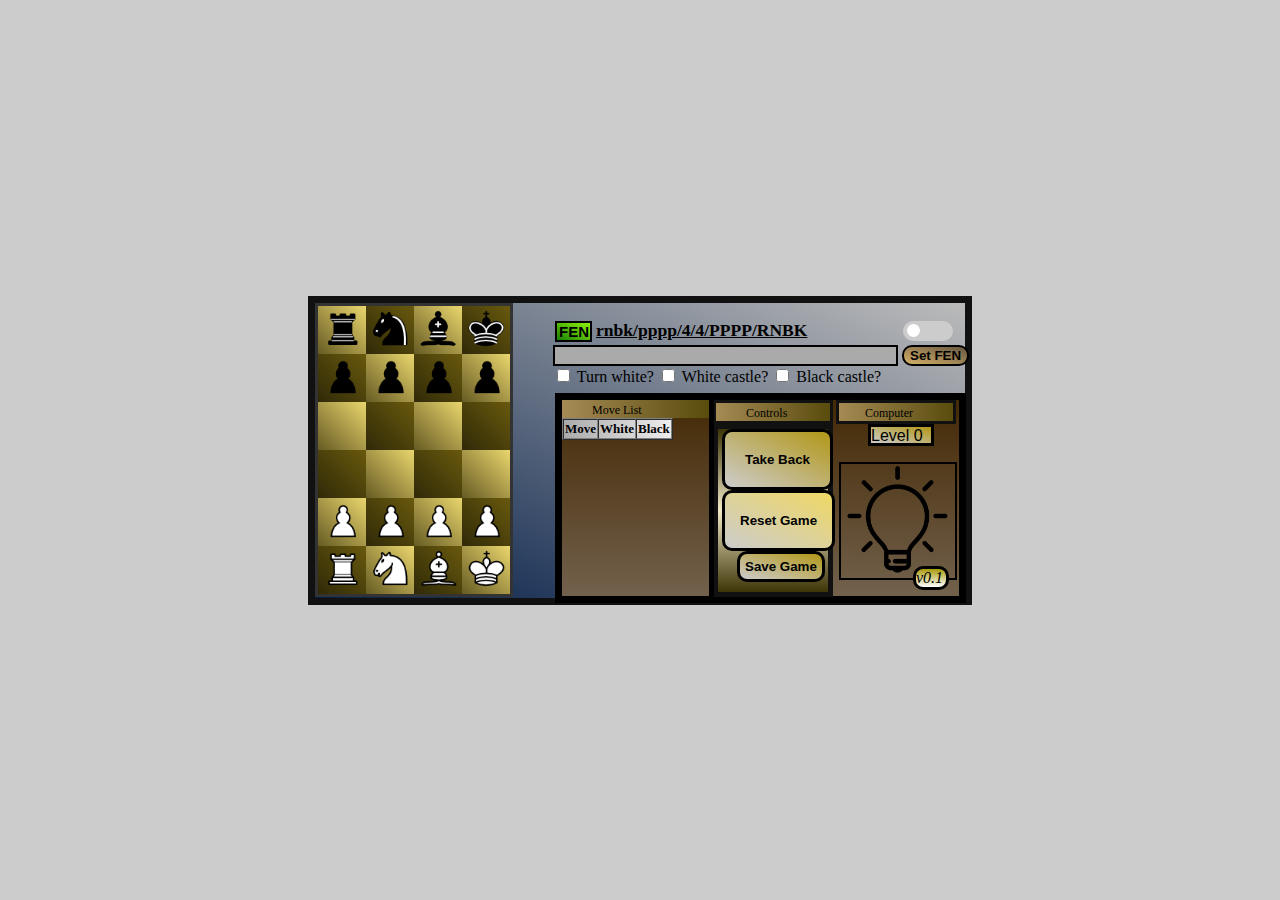
<file: index.html>
<!DOCTYPE html>
<html>
    <head>
        <script src="js/jquery-3.3.1.min.js"></script>
        <script src="js/jquery-ui.min.js"></script>
        <script src="js/ai.js"></script>
        <script src="js/defs.js"></script>
        <script src="js/board.js"></script>
        <script src="js/gui.js"></script>
        <script src="js/makemove.js"></script>


        <link rel="stylesheet" href="css/styles.css">

        <title>TinyChess</title>
    </head>

    <body>
        <div id="container" style="display: flex;">
            <div id="chessboard" style="float: left;">
                <div>
                    <div class="white_square">
                        <img id="a6" src="img/blank.gif"/>
                    </div>
                    <div class="black_square">
                        <img id="b6" src="img/blank.gif"/>
                    </div>
                    <div class="white_square">
                        <img id="c6" src="img/blank.gif"/>
                    </div>
                    <div class="black_square">
                        <img id="d6" src="img/blank.gif"/>
                    </div>
                </div>
                <div>
                    <div class="black_square">
                        <img id="a5" src="img/blank.gif"/>
                    </div>
                    <div class="white_square">
                        <img id="b5" src="img/blank.gif"/>
                    </div>
                    <div class="black_square">
                        <img id="c5" src="img/blank.gif"/>
                    </div>
                    <div class="white_square">
                        <img id="d5" src="img/blank.gif"/>
                    </div>
                </div>
                <div>
                    <div class="white_square">
                        <img id="a4" src="img/blank.gif"/>
                    </div>
                    <div class="black_square">
                        <img id="b4" src="img/blank.gif"/>
                    </div>
                    <div class="white_square">
                        <img id="c4" src="img/blank.gif"/>
                    </div>
                    <div class="black_square">
                        <img id="d4" src="img/blank.gif"/>
                    </div>
                </div>
                <div>
                    <div class="black_square">
                        <img id="a3" src="img/blank.gif"/>
                    </div>
                    <div class="white_square">
                        <img id="b3" src="img/blank.gif"/>
                    </div>
                    <div class="black_square">
                        <img id="c3" src="img/blank.gif"/>
                    </div>
                    <div class="white_square">
                        <img id="d3" src="img/blank.gif"/>
                    </div>
                </div>
                <div>
                    <div class="white_square">
                        <img id="a2" src="img/blank.gif"/>
                    </div>
                    <div class="black_square">
                        <img id="b2" src="img/blank.gif"/>
                    </div>
                    <div class="white_square">
                        <img id="c2" src="img/blank.gif"/>
                    </div>
                    <div class="black_square">
                        <img id="d2" src="img/blank.gif"/>
                    </div>
                </div>
                <div>
                    <div class="black_square">
                        <img id="a1" src="img/blank.gif"/>
                    </div>
                    <div class="white_square">
                        <img id="b1" src="img/blank.gif"/>
                    </div>
                    <div class="black_square">
                        <img id="c1" src="img/blank.gif"/>
                    </div>
                    <div class="white_square">
                        <img id="d1" src="img/blank.gif"/>
                    </div>
                </div>
            </div>
            <div id="other" class="flex-item">
                <div id="wrapper" style="background: linear-gradient(to bottom, #442905, #72614c);">
                    <div id="controls">
                        <div id="AIControllerHeader">
                            <strong style="font:12px arial-black; text-align: center;">Computer</strong>
                        </div>
                        <div id="AIControllerBody">
                            <select id="levelSelect">
                                <option value="0">Level 0</option>
                                <option value="1">Level 1</option>
                                <option value="2">Level 2</option>
                                <option value="3">Level 3</option>
                                <option value="4">Level 4</option>
                                <option value="5">Level 5</option>
                                <option value="6">Level 6</option>
                                <option value="7">Level 7</option>
                                <option value="8">Level 8</option>
                                <option value="9">Level 9</option>
                                <option value="10">Level 10</option>
                            </select>
                            <img id="lightbulb" src="img/lightbulb.png"/>
                            <label class="switch">
                                <input type="checkbox">
                                <span class="slider round"></span>
                            </label>
                        </div>
                        <div id="controlHeader">
                            <strong style="font:12px arial-black; text-align: center;">Controls</strong>
                        </div>
                        <div id="controlBody">
                            <input type="submit" value="Take Back" style="font-weight: bold;" class="takeBackLastMove"><br />
                            <input type="submit" value="Reset Game" style="font-weight: bold;" class="resetGame"><br />
                            <input type="submit" value="Save Game" style="font-weight: bold;" class="saveGameData"><br/>
                        </div>
                    </div>
                    <div id="moveList">
                        <div style="background: linear-gradient(to right, #a58a54, #594c0d);">
                            <strong style="font:12px arial-black; text-align: center; padding-left: 30px; ">Move List</strong>
                        </div>
                        <div>
                            <table cellspacing="0" cellpadding="1" border="1" style="background-color: #fff; font-family: SegoeUI, Futura; font-size: 13px;" id="moveListTable">
                                <tr style="color:black; background: linear-gradient(to right, #aaa, #eee);" id="titles">
                                    <th><strong>Move</strong></th>
                                    <th><strong>White</strong></th>
                                    <th><strong>Black</strong></th>
                                </tr>
                            </table>
                        </div>
                    </div>
                </div>
                <div id="fenContainer">
                    <div id="fen">
                        <div id="fenTitle">
                            <strong style="padding-left: 2px;">FEN</strong>
                            <strong><span id="gameState"></span></strong>
                        </div>
                        <div id="curFen">
                            <h3 id="currentFen" style="font-family: Futura; text-decoration: underline;"></h3>
                        </div>
                    </div>
                    <div id="enterFen">
                        <input type="text" name="userFen" size="40" style="background-color: #aaa;" id="userInputFen">
                        <input type="submit" value="Set FEN" style="font-weight: bold;" id="submitFen"><br/>
                        <input type="checkbox" value="Turn white?" id="side">
                        <label for="side">Turn white?</label>
                        <input type="checkbox" value="White castle?" id="WhiteCastle">
                        <label for="WhiteCastle">White castle?</label>
                        <input type="checkbox" value="Black castle?" id="BlackCastle">
                        <label for="BlackCastle">Black castle?</label>
                    </div>
                </div>

                <div id="version">
                    <em>v0.1</em>
                </div>
            </div>
        </div>
    </body>
</html>
</file>
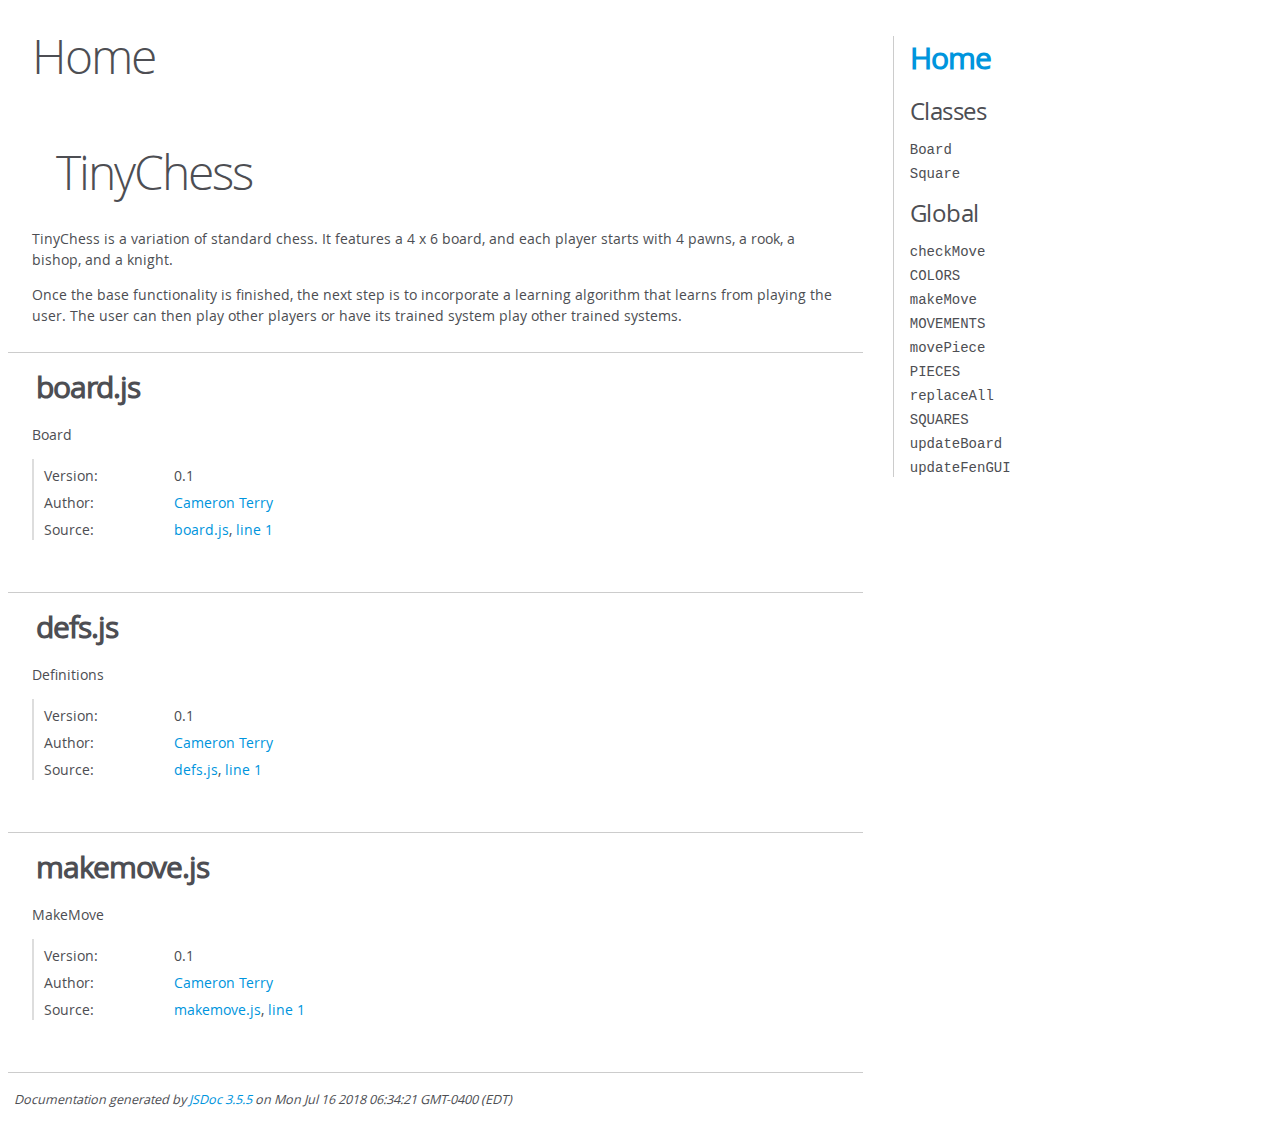
<file: js/out/index.html>
<!DOCTYPE html>
<html lang="en">
<head>
    <meta charset="utf-8">
    <title>JSDoc: Home</title>

    <script src="scripts/prettify/prettify.js"> </script>
    <script src="scripts/prettify/lang-css.js"> </script>
    <!--[if lt IE 9]>
      <script src="//html5shiv.googlecode.com/svn/trunk/html5.js"></script>
    <![endif]-->
    <link type="text/css" rel="stylesheet" href="styles/prettify-tomorrow.css">
    <link type="text/css" rel="stylesheet" href="styles/jsdoc-default.css">
</head>

<body>

<div id="main">

    <h1 class="page-title">Home</h1>

    



    


    <h3> </h3>










    




    <section>
        <article><h1>TinyChess</h1><p>TinyChess is a variation of standard chess.
It features a 4 x 6 board, and each player starts with 4 pawns, a rook, a bishop, and a knight.</p>
<p>Once the base functionality is finished, the next step is to incorporate a learning algorithm that learns from playing the user.
The user can then play other players or have its trained system play other trained systems.</p></article>
    </section>









<section>

<header>
    
        <h2>board.js</h2>
        
    
</header>

<article>
    <div class="container-overview">
    
        
            <div class="description">Board</div>
        

        


<dl class="details">

    
    <dt class="tag-version">Version:</dt>
    <dd class="tag-version"><ul class="dummy"><li>0.1</li></ul></dd>
    

    

    

    

    

    

    

    

    
    <dt class="tag-author">Author:</dt>
    <dd class="tag-author">
        <ul>
            <li><a href="mailto:cwterry314@gmail.com">Cameron Terry</a></li>
        </ul>
    </dd>
    

    

    

    

    
    <dt class="tag-source">Source:</dt>
    <dd class="tag-source"><ul class="dummy"><li>
        <a href="board.js.html">board.js</a>, <a href="board.js.html#line1">line 1</a>
    </li></ul></dd>
    

    

    

    
</dl>


        
    
    </div>

    

    

    

    

    

    

    

    

    

    
</article>

</section>







<section>

<header>
    
        <h2>defs.js</h2>
        
    
</header>

<article>
    <div class="container-overview">
    
        
            <div class="description">Definitions</div>
        

        


<dl class="details">

    
    <dt class="tag-version">Version:</dt>
    <dd class="tag-version"><ul class="dummy"><li>0.1</li></ul></dd>
    

    

    

    

    

    

    

    

    
    <dt class="tag-author">Author:</dt>
    <dd class="tag-author">
        <ul>
            <li><a href="mailto:cwterry314@gmail.com">Cameron Terry</a></li>
        </ul>
    </dd>
    

    

    

    

    
    <dt class="tag-source">Source:</dt>
    <dd class="tag-source"><ul class="dummy"><li>
        <a href="defs.js.html">defs.js</a>, <a href="defs.js.html#line1">line 1</a>
    </li></ul></dd>
    

    

    

    
</dl>


        
    
    </div>

    

    

    

    

    

    

    

    

    

    
</article>

</section>







<section>

<header>
    
        <h2>makemove.js</h2>
        
    
</header>

<article>
    <div class="container-overview">
    
        
            <div class="description">MakeMove</div>
        

        


<dl class="details">

    
    <dt class="tag-version">Version:</dt>
    <dd class="tag-version"><ul class="dummy"><li>0.1</li></ul></dd>
    

    

    

    

    

    

    

    

    
    <dt class="tag-author">Author:</dt>
    <dd class="tag-author">
        <ul>
            <li><a href="mailto:cwterry314@gmail.com">Cameron Terry</a></li>
        </ul>
    </dd>
    

    

    

    

    
    <dt class="tag-source">Source:</dt>
    <dd class="tag-source"><ul class="dummy"><li>
        <a href="makemove.js.html">makemove.js</a>, <a href="makemove.js.html#line1">line 1</a>
    </li></ul></dd>
    

    

    

    
</dl>


        
    
    </div>

    

    

    

    

    

    

    

    

    

    
</article>

</section>




</div>

<nav>
    <h2><a href="index.html">Home</a></h2><h3>Classes</h3><ul><li><a href="Board.html">Board</a></li><li><a href="Square.html">Square</a></li></ul><h3>Global</h3><ul><li><a href="global.html#checkMove">checkMove</a></li><li><a href="global.html#COLORS">COLORS</a></li><li><a href="global.html#makeMove">makeMove</a></li><li><a href="global.html#MOVEMENTS">MOVEMENTS</a></li><li><a href="global.html#movePiece">movePiece</a></li><li><a href="global.html#PIECES">PIECES</a></li><li><a href="global.html#replaceAll">replaceAll</a></li><li><a href="global.html#SQUARES">SQUARES</a></li><li><a href="global.html#updateBoard">updateBoard</a></li><li><a href="global.html#updateFenGUI">updateFenGUI</a></li></ul>
</nav>

<br class="clear">

<footer>
    Documentation generated by <a href="https://github.com/jsdoc3/jsdoc">JSDoc 3.5.5</a> on Mon Jul 16 2018 06:34:21 GMT-0400 (EDT)
</footer>

<script> prettyPrint(); </script>
<script src="scripts/linenumber.js"> </script>
</body>
</html>
</file>
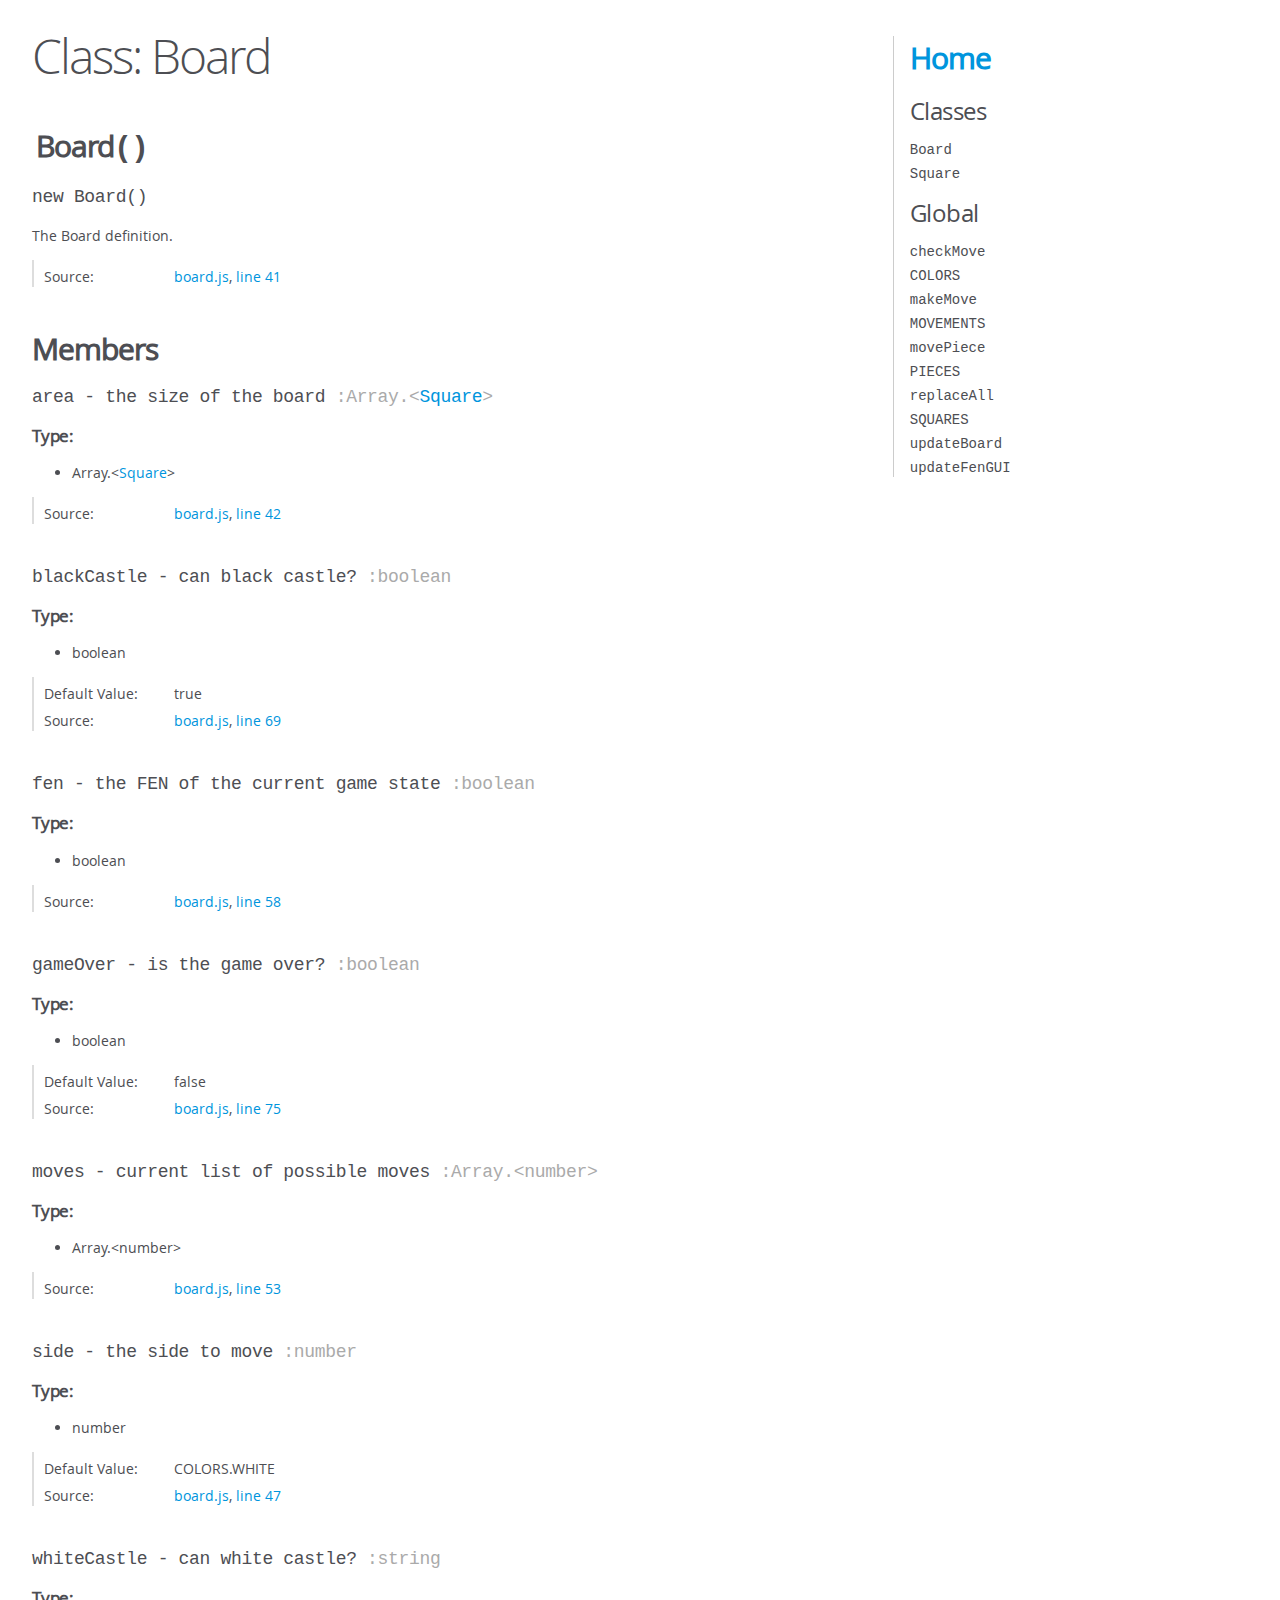
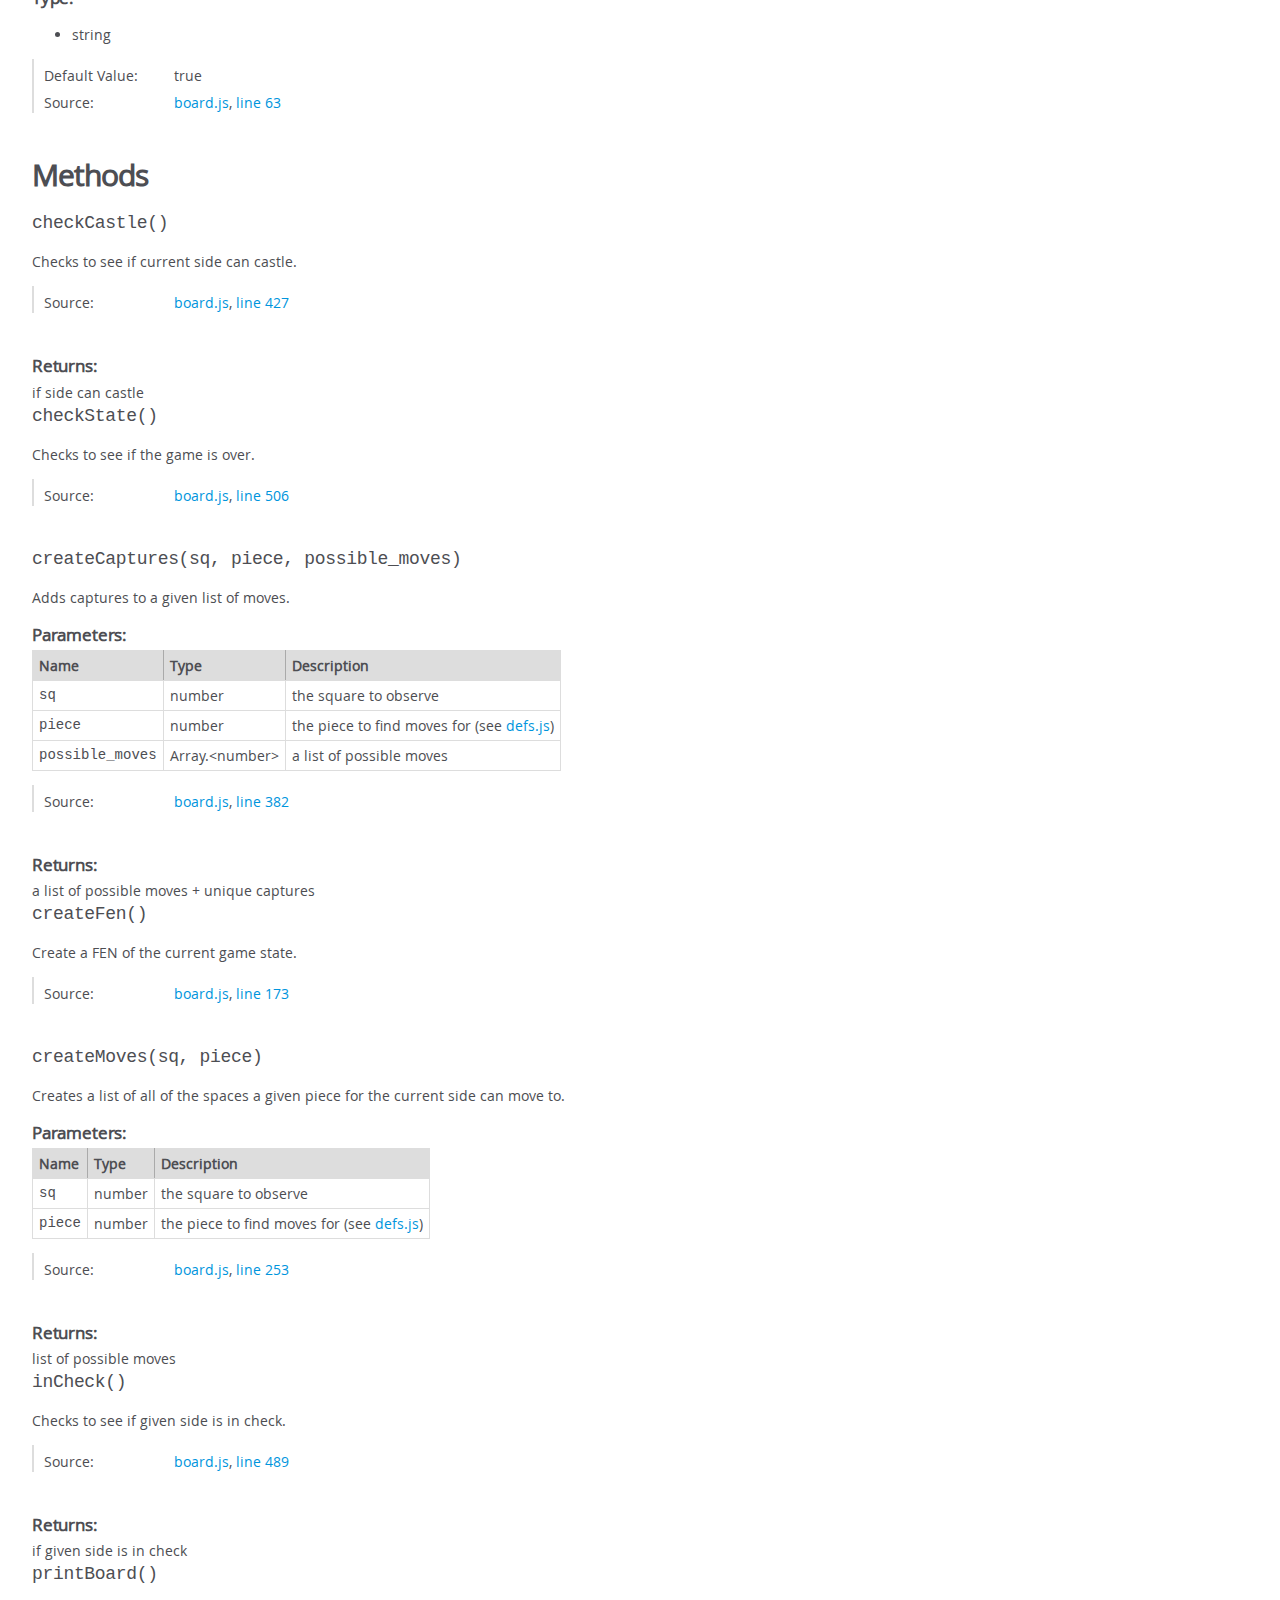
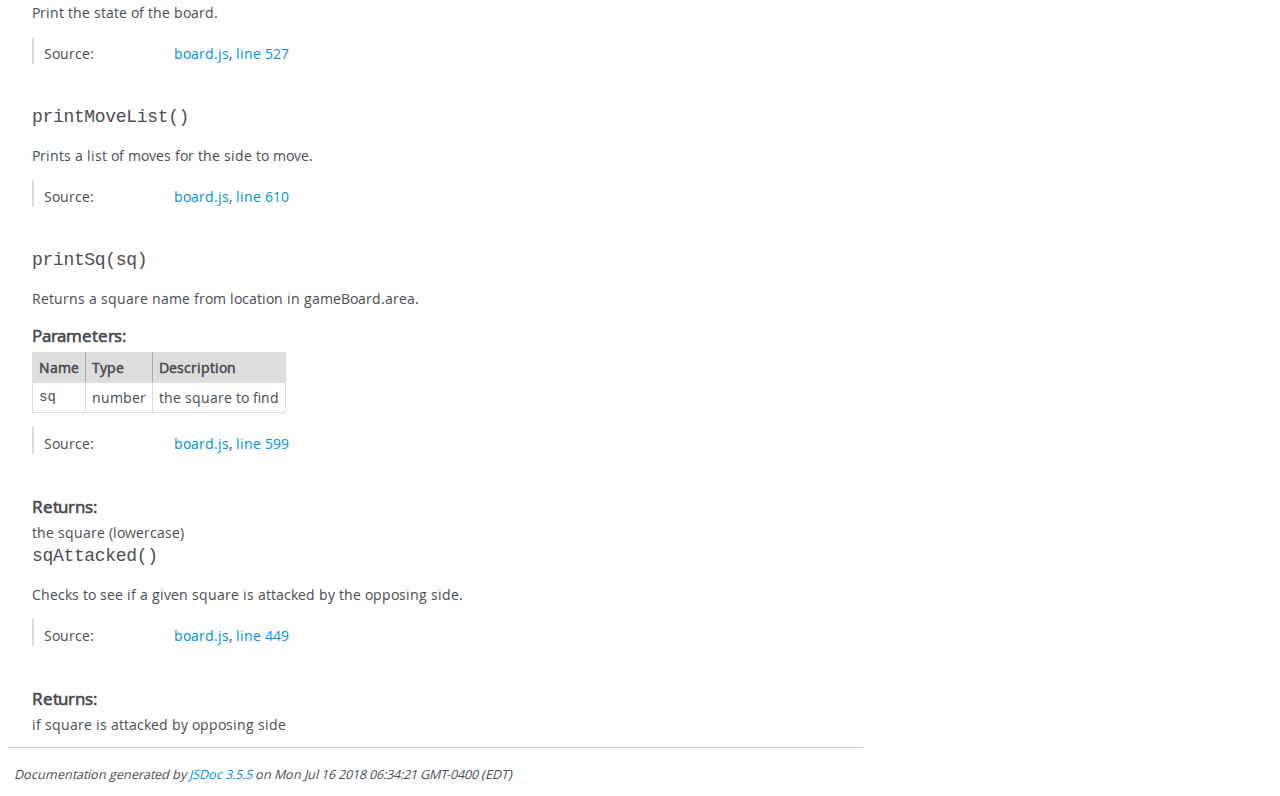
<file: js/out/Board.html>
<!DOCTYPE html>
<html lang="en">
<head>
    <meta charset="utf-8">
    <title>JSDoc: Class: Board</title>

    <script src="scripts/prettify/prettify.js"> </script>
    <script src="scripts/prettify/lang-css.js"> </script>
    <!--[if lt IE 9]>
      <script src="//html5shiv.googlecode.com/svn/trunk/html5.js"></script>
    <![endif]-->
    <link type="text/css" rel="stylesheet" href="styles/prettify-tomorrow.css">
    <link type="text/css" rel="stylesheet" href="styles/jsdoc-default.css">
</head>

<body>

<div id="main">

    <h1 class="page-title">Class: Board</h1>

    




<section>

<header>
    
        <h2><span class="attribs"><span class="type-signature"></span></span>Board<span class="signature">()</span><span class="type-signature"></span></h2>
        
    
</header>

<article>
    <div class="container-overview">
    
        

    

    
    <h4 class="name" id="Board"><span class="type-signature"></span>new Board<span class="signature">()</span><span class="type-signature"></span></h4>
    

    



<div class="description">
    The Board definition.
</div>













<dl class="details">

    

    

    

    

    

    

    

    

    

    

    

    

    
    <dt class="tag-source">Source:</dt>
    <dd class="tag-source"><ul class="dummy"><li>
        <a href="board.js.html">board.js</a>, <a href="board.js.html#line41">line 41</a>
    </li></ul></dd>
    

    

    

    
</dl>


















    
    </div>

    

    

    

    

    

    

    
        <h3 class="subsection-title">Members</h3>

        
            
<h4 class="name" id="area-thesizeoftheboardincludingoffboardsquares"><span class="type-signature"></span>area - the size of the board <span class="type-signature"> :Array.&lt;<a href="Square.html">Square</a>></span></h4>






    <h5>Type:</h5>
    <ul>
        <li>
            
<span class="param-type">Array.&lt;<a href="Square.html">Square</a>></span>


        </li>
    </ul>





<dl class="details">

    

    

    

    

    

    

    

    

    

    

    

    

    
    <dt class="tag-source">Source:</dt>
    <dd class="tag-source"><ul class="dummy"><li>
        <a href="board.js.html">board.js</a>, <a href="board.js.html#line42">line 42</a>
    </li></ul></dd>
    

    

    

    
</dl>






        
            
<h4 class="name" id="blackCastle-canblackcastle?"><span class="type-signature"></span>blackCastle - can black castle?<span class="type-signature"> :boolean</span></h4>






    <h5>Type:</h5>
    <ul>
        <li>
            
<span class="param-type">boolean</span>


        </li>
    </ul>





<dl class="details">

    

    

    

    

    

    

    

    

    

    

    

    
    <dt class="tag-default">Default Value:</dt>
    <dd class="tag-default"><ul class="dummy">
            <li>true</li>
        </ul></dd>
    

    
    <dt class="tag-source">Source:</dt>
    <dd class="tag-source"><ul class="dummy"><li>
        <a href="board.js.html">board.js</a>, <a href="board.js.html#line69">line 69</a>
    </li></ul></dd>
    

    

    

    
</dl>






        
            
<h4 class="name" id="fen-theFENofthecurrentgamestate"><span class="type-signature"></span>fen - the FEN of the current game state<span class="type-signature"> :boolean</span></h4>






    <h5>Type:</h5>
    <ul>
        <li>
            
<span class="param-type">boolean</span>


        </li>
    </ul>





<dl class="details">

    

    

    

    

    

    

    

    

    

    

    

    

    
    <dt class="tag-source">Source:</dt>
    <dd class="tag-source"><ul class="dummy"><li>
        <a href="board.js.html">board.js</a>, <a href="board.js.html#line58">line 58</a>
    </li></ul></dd>
    

    

    

    
</dl>






        
            
<h4 class="name" id="gameOver-isthegameover?"><span class="type-signature"></span>gameOver - is the game over?<span class="type-signature"> :boolean</span></h4>






    <h5>Type:</h5>
    <ul>
        <li>
            
<span class="param-type">boolean</span>


        </li>
    </ul>





<dl class="details">

    

    

    

    

    

    

    

    

    

    

    

    
    <dt class="tag-default">Default Value:</dt>
    <dd class="tag-default"><ul class="dummy">
            <li>false</li>
        </ul></dd>
    

    
    <dt class="tag-source">Source:</dt>
    <dd class="tag-source"><ul class="dummy"><li>
        <a href="board.js.html">board.js</a>, <a href="board.js.html#line75">line 75</a>
    </li></ul></dd>
    

    

    

    
</dl>






        
            
<h4 class="name" id="moves-currentlistofpossiblemoves"><span class="type-signature"></span>moves - current list of possible moves<span class="type-signature"> :Array.&lt;number></span></h4>






    <h5>Type:</h5>
    <ul>
        <li>
            
<span class="param-type">Array.&lt;number></span>


        </li>
    </ul>





<dl class="details">

    

    

    

    

    

    

    

    

    

    

    

    

    
    <dt class="tag-source">Source:</dt>
    <dd class="tag-source"><ul class="dummy"><li>
        <a href="board.js.html">board.js</a>, <a href="board.js.html#line53">line 53</a>
    </li></ul></dd>
    

    

    

    
</dl>






        
            
<h4 class="name" id="side-thesidetomove"><span class="type-signature"></span>side - the side to move<span class="type-signature"> :number</span></h4>






    <h5>Type:</h5>
    <ul>
        <li>
            
<span class="param-type">number</span>


        </li>
    </ul>





<dl class="details">

    

    

    

    

    

    

    

    

    

    

    

    
    <dt class="tag-default">Default Value:</dt>
    <dd class="tag-default"><ul class="dummy">
            <li>COLORS.WHITE</li>
        </ul></dd>
    

    
    <dt class="tag-source">Source:</dt>
    <dd class="tag-source"><ul class="dummy"><li>
        <a href="board.js.html">board.js</a>, <a href="board.js.html#line47">line 47</a>
    </li></ul></dd>
    

    

    

    
</dl>






        
            
<h4 class="name" id="whiteCastle-canwhitecastle?"><span class="type-signature"></span>whiteCastle - can white castle?<span class="type-signature"> :string</span></h4>






    <h5>Type:</h5>
    <ul>
        <li>
            
<span class="param-type">string</span>


        </li>
    </ul>





<dl class="details">

    

    

    

    

    

    

    

    

    

    

    

    
    <dt class="tag-default">Default Value:</dt>
    <dd class="tag-default"><ul class="dummy">
            <li>true</li>
        </ul></dd>
    

    
    <dt class="tag-source">Source:</dt>
    <dd class="tag-source"><ul class="dummy"><li>
        <a href="board.js.html">board.js</a>, <a href="board.js.html#line63">line 63</a>
    </li></ul></dd>
    

    

    

    
</dl>






        
    

    
        <h3 class="subsection-title">Methods</h3>

        
            

    

    
    <h4 class="name" id="checkCastle"><span class="type-signature"></span>checkCastle<span class="signature">()</span><span class="type-signature"></span></h4>
    

    



<div class="description">
    Checks to see if current side can castle.
</div>













<dl class="details">

    

    

    

    

    

    

    

    

    

    

    

    

    
    <dt class="tag-source">Source:</dt>
    <dd class="tag-source"><ul class="dummy"><li>
        <a href="board.js.html">board.js</a>, <a href="board.js.html#line427">line 427</a>
    </li></ul></dd>
    

    

    

    
</dl>













<h5>Returns:</h5>

        
<div class="param-desc">
    if side can castle
</div>



    





        
            

    

    
    <h4 class="name" id="checkState"><span class="type-signature"></span>checkState<span class="signature">()</span><span class="type-signature"></span></h4>
    

    



<div class="description">
    Checks to see if the game is over.
</div>













<dl class="details">

    

    

    

    

    

    

    

    

    

    

    

    

    
    <dt class="tag-source">Source:</dt>
    <dd class="tag-source"><ul class="dummy"><li>
        <a href="board.js.html">board.js</a>, <a href="board.js.html#line506">line 506</a>
    </li></ul></dd>
    

    

    

    
</dl>


















        
            

    

    
    <h4 class="name" id="createCaptures"><span class="type-signature"></span>createCaptures<span class="signature">(sq, piece, possible_moves)</span><span class="type-signature"></span></h4>
    

    



<div class="description">
    Adds captures to a given list of moves.
</div>









    <h5>Parameters:</h5>
    

<table class="params">
    <thead>
    <tr>
        
        <th>Name</th>
        

        <th>Type</th>

        

        

        <th class="last">Description</th>
    </tr>
    </thead>

    <tbody>
    

        <tr>
            
                <td class="name"><code>sq</code></td>
            

            <td class="type">
            
                
<span class="param-type">number</span>


            
            </td>

            

            

            <td class="description last">the square to observe</td>
        </tr>

    

        <tr>
            
                <td class="name"><code>piece</code></td>
            

            <td class="type">
            
                
<span class="param-type">number</span>


            
            </td>

            

            

            <td class="description last">the piece to find moves for (see <a href="defs.js.html">defs.js</a>)</td>
        </tr>

    

        <tr>
            
                <td class="name"><code>possible_moves</code></td>
            

            <td class="type">
            
                
<span class="param-type">Array.&lt;number></span>


            
            </td>

            

            

            <td class="description last">a list of possible moves</td>
        </tr>

    
    </tbody>
</table>






<dl class="details">

    

    

    

    

    

    

    

    

    

    

    

    

    
    <dt class="tag-source">Source:</dt>
    <dd class="tag-source"><ul class="dummy"><li>
        <a href="board.js.html">board.js</a>, <a href="board.js.html#line382">line 382</a>
    </li></ul></dd>
    

    

    

    
</dl>













<h5>Returns:</h5>

        
<div class="param-desc">
    a list of possible moves + unique captures
</div>



    





        
            

    

    
    <h4 class="name" id="createFen"><span class="type-signature"></span>createFen<span class="signature">()</span><span class="type-signature"></span></h4>
    

    



<div class="description">
    Create a FEN of the current game state.
</div>













<dl class="details">

    

    

    

    

    

    

    

    

    

    

    

    

    
    <dt class="tag-source">Source:</dt>
    <dd class="tag-source"><ul class="dummy"><li>
        <a href="board.js.html">board.js</a>, <a href="board.js.html#line173">line 173</a>
    </li></ul></dd>
    

    

    

    
</dl>


















        
            

    

    
    <h4 class="name" id="createMoves"><span class="type-signature"></span>createMoves<span class="signature">(sq, piece)</span><span class="type-signature"></span></h4>
    

    



<div class="description">
    Creates a list of all of the spaces a given piece for the current side can move to.
</div>









    <h5>Parameters:</h5>
    

<table class="params">
    <thead>
    <tr>
        
        <th>Name</th>
        

        <th>Type</th>

        

        

        <th class="last">Description</th>
    </tr>
    </thead>

    <tbody>
    

        <tr>
            
                <td class="name"><code>sq</code></td>
            

            <td class="type">
            
                
<span class="param-type">number</span>


            
            </td>

            

            

            <td class="description last">the square to observe</td>
        </tr>

    

        <tr>
            
                <td class="name"><code>piece</code></td>
            

            <td class="type">
            
                
<span class="param-type">number</span>


            
            </td>

            

            

            <td class="description last">the piece to find moves for (see <a href="defs.js.html">defs.js</a>)</td>
        </tr>

    
    </tbody>
</table>






<dl class="details">

    

    

    

    

    

    

    

    

    

    

    

    

    
    <dt class="tag-source">Source:</dt>
    <dd class="tag-source"><ul class="dummy"><li>
        <a href="board.js.html">board.js</a>, <a href="board.js.html#line253">line 253</a>
    </li></ul></dd>
    

    

    

    
</dl>













<h5>Returns:</h5>

        
<div class="param-desc">
    list of possible moves
</div>



    





        
            

    

    
    <h4 class="name" id="inCheck"><span class="type-signature"></span>inCheck<span class="signature">()</span><span class="type-signature"></span></h4>
    

    



<div class="description">
    Checks to see if given side is in check.
</div>













<dl class="details">

    

    

    

    

    

    

    

    

    

    

    

    

    
    <dt class="tag-source">Source:</dt>
    <dd class="tag-source"><ul class="dummy"><li>
        <a href="board.js.html">board.js</a>, <a href="board.js.html#line489">line 489</a>
    </li></ul></dd>
    

    

    

    
</dl>













<h5>Returns:</h5>

        
<div class="param-desc">
    if given side is in check
</div>



    





        
            

    

    
    <h4 class="name" id="printBoard"><span class="type-signature"></span>printBoard<span class="signature">()</span><span class="type-signature"></span></h4>
    

    



<div class="description">
    Print the state of the board.
</div>













<dl class="details">

    

    

    

    

    

    

    

    

    

    

    

    

    
    <dt class="tag-source">Source:</dt>
    <dd class="tag-source"><ul class="dummy"><li>
        <a href="board.js.html">board.js</a>, <a href="board.js.html#line527">line 527</a>
    </li></ul></dd>
    

    

    

    
</dl>


















        
            

    

    
    <h4 class="name" id="printMoveList"><span class="type-signature"></span>printMoveList<span class="signature">()</span><span class="type-signature"></span></h4>
    

    



<div class="description">
    Prints a list of moves for the side to move.
</div>













<dl class="details">

    

    

    

    

    

    

    

    

    

    

    

    

    
    <dt class="tag-source">Source:</dt>
    <dd class="tag-source"><ul class="dummy"><li>
        <a href="board.js.html">board.js</a>, <a href="board.js.html#line610">line 610</a>
    </li></ul></dd>
    

    

    

    
</dl>


















        
            

    

    
    <h4 class="name" id="printSq"><span class="type-signature"></span>printSq<span class="signature">(sq)</span><span class="type-signature"></span></h4>
    

    



<div class="description">
    Returns a square name from location in gameBoard.area.
</div>









    <h5>Parameters:</h5>
    

<table class="params">
    <thead>
    <tr>
        
        <th>Name</th>
        

        <th>Type</th>

        

        

        <th class="last">Description</th>
    </tr>
    </thead>

    <tbody>
    

        <tr>
            
                <td class="name"><code>sq</code></td>
            

            <td class="type">
            
                
<span class="param-type">number</span>


            
            </td>

            

            

            <td class="description last">the square to find</td>
        </tr>

    
    </tbody>
</table>






<dl class="details">

    

    

    

    

    

    

    

    

    

    

    

    

    
    <dt class="tag-source">Source:</dt>
    <dd class="tag-source"><ul class="dummy"><li>
        <a href="board.js.html">board.js</a>, <a href="board.js.html#line599">line 599</a>
    </li></ul></dd>
    

    

    

    
</dl>













<h5>Returns:</h5>

        
<div class="param-desc">
    the square (lowercase)
</div>



    





        
            

    

    
    <h4 class="name" id="sqAttacked"><span class="type-signature"></span>sqAttacked<span class="signature">()</span><span class="type-signature"></span></h4>
    

    



<div class="description">
    Checks to see if a given square is attacked by the opposing side.
</div>













<dl class="details">

    

    

    

    

    

    

    

    

    

    

    

    

    
    <dt class="tag-source">Source:</dt>
    <dd class="tag-source"><ul class="dummy"><li>
        <a href="board.js.html">board.js</a>, <a href="board.js.html#line449">line 449</a>
    </li></ul></dd>
    

    

    

    
</dl>













<h5>Returns:</h5>

        
<div class="param-desc">
    if square is attacked by opposing side
</div>



    





        
    

    

    
</article>

</section>




</div>

<nav>
    <h2><a href="index.html">Home</a></h2><h3>Classes</h3><ul><li><a href="Board.html">Board</a></li><li><a href="Square.html">Square</a></li></ul><h3>Global</h3><ul><li><a href="global.html#checkMove">checkMove</a></li><li><a href="global.html#COLORS">COLORS</a></li><li><a href="global.html#makeMove">makeMove</a></li><li><a href="global.html#MOVEMENTS">MOVEMENTS</a></li><li><a href="global.html#movePiece">movePiece</a></li><li><a href="global.html#PIECES">PIECES</a></li><li><a href="global.html#replaceAll">replaceAll</a></li><li><a href="global.html#SQUARES">SQUARES</a></li><li><a href="global.html#updateBoard">updateBoard</a></li><li><a href="global.html#updateFenGUI">updateFenGUI</a></li></ul>
</nav>

<br class="clear">

<footer>
    Documentation generated by <a href="https://github.com/jsdoc3/jsdoc">JSDoc 3.5.5</a> on Mon Jul 16 2018 06:34:21 GMT-0400 (EDT)
</footer>

<script> prettyPrint(); </script>
<script src="scripts/linenumber.js"> </script>
</body>
</html>
</file>
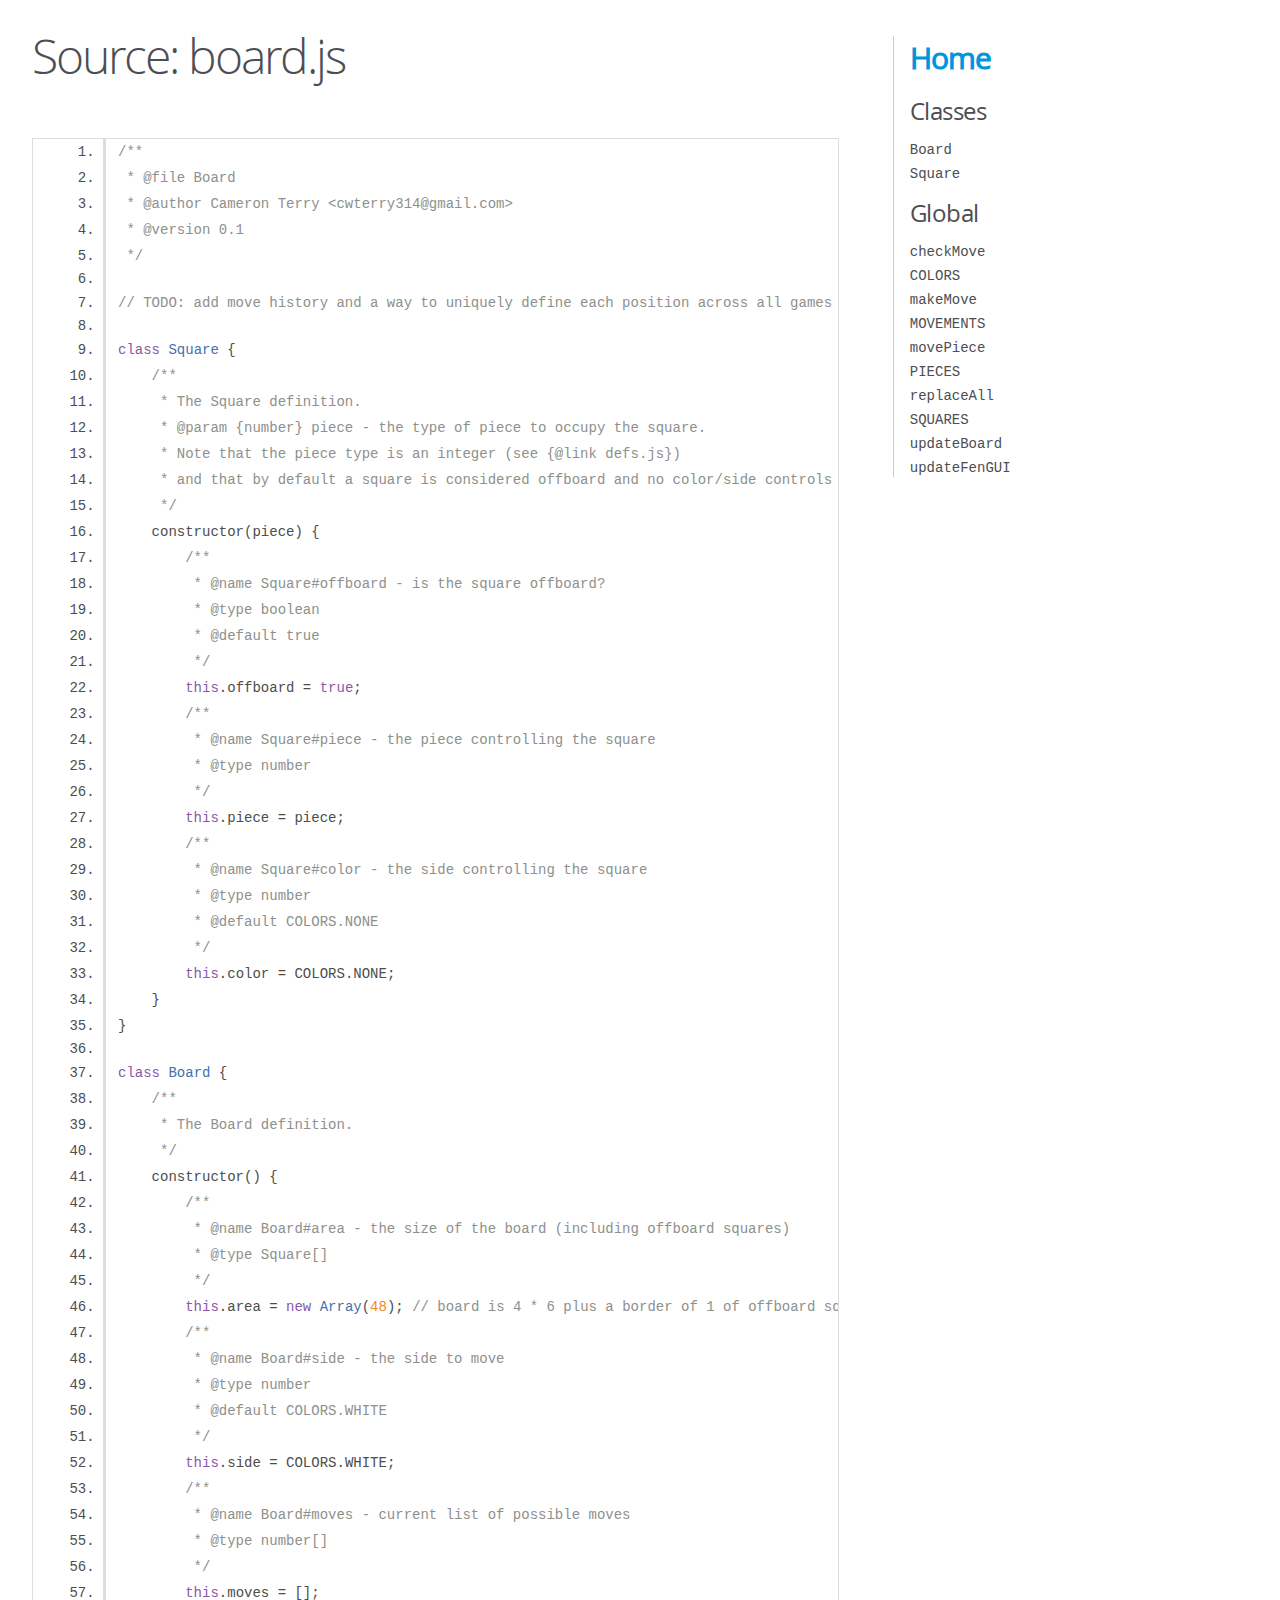
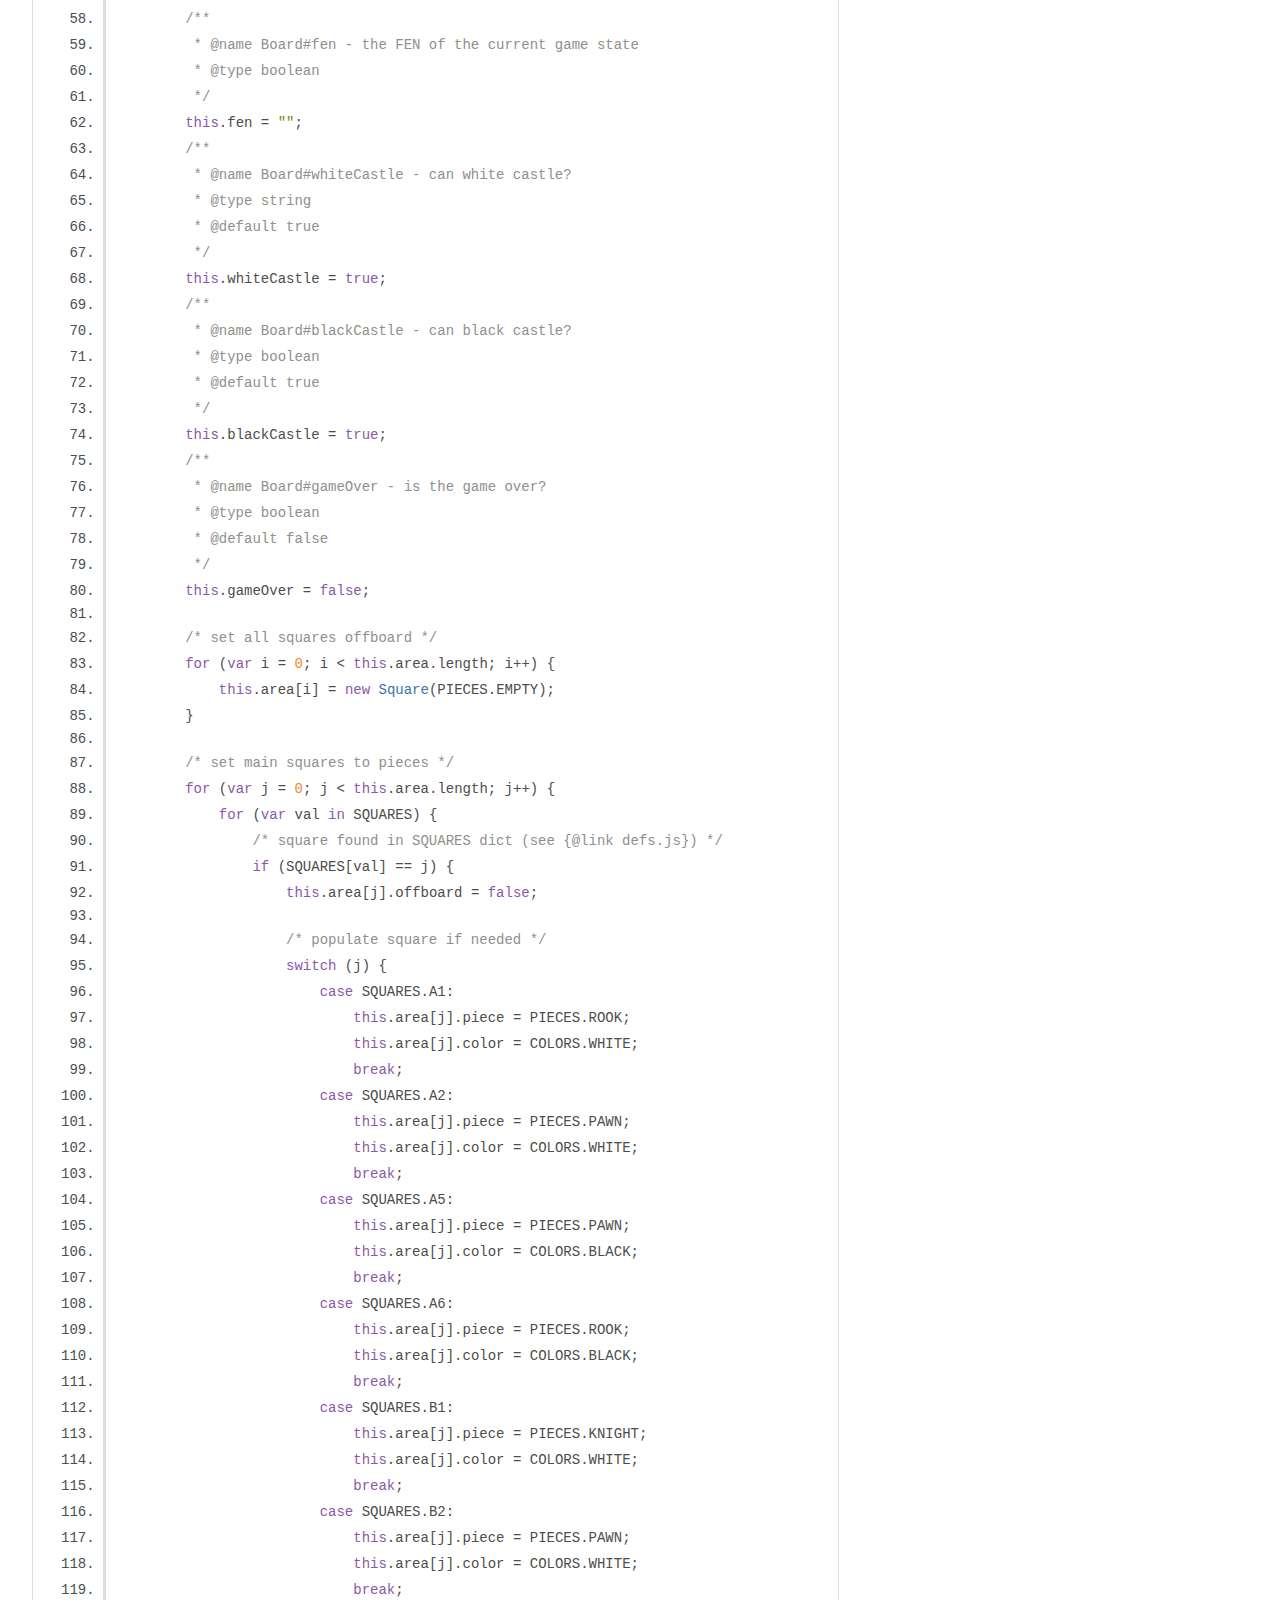
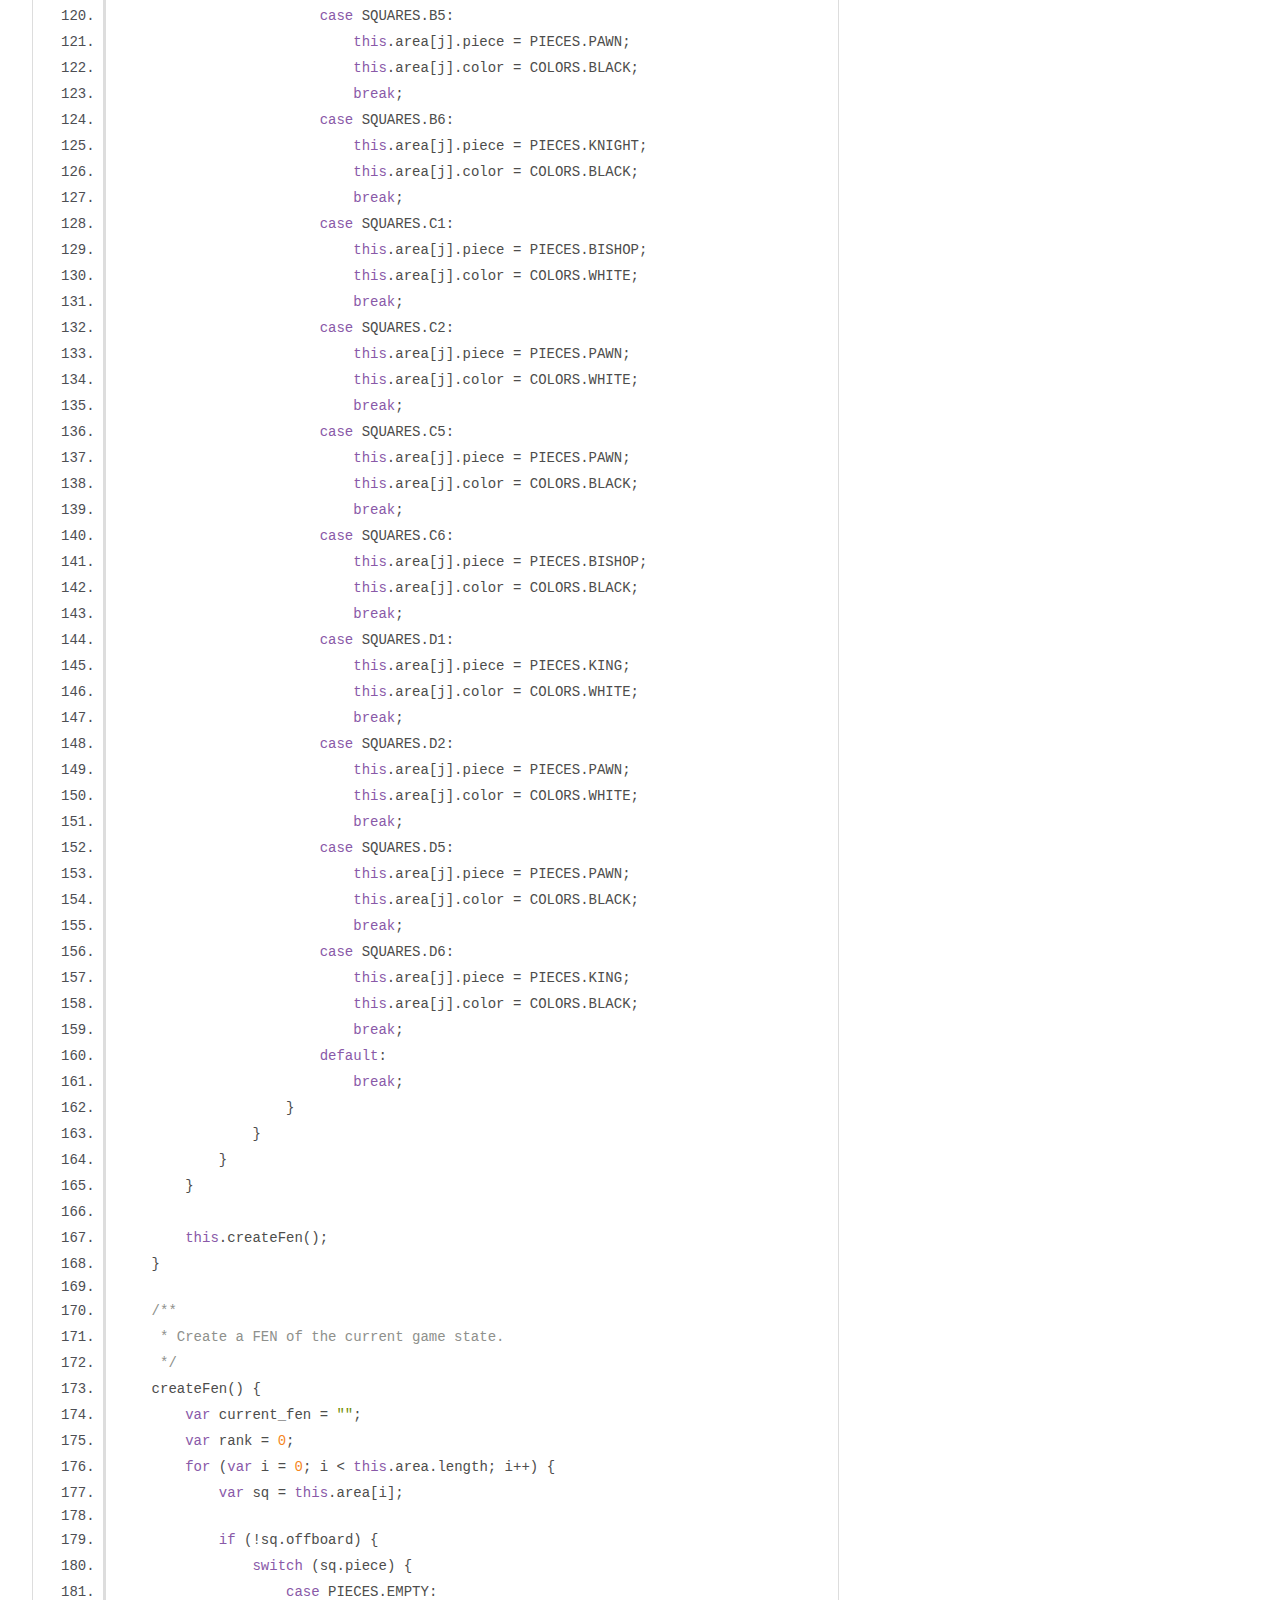
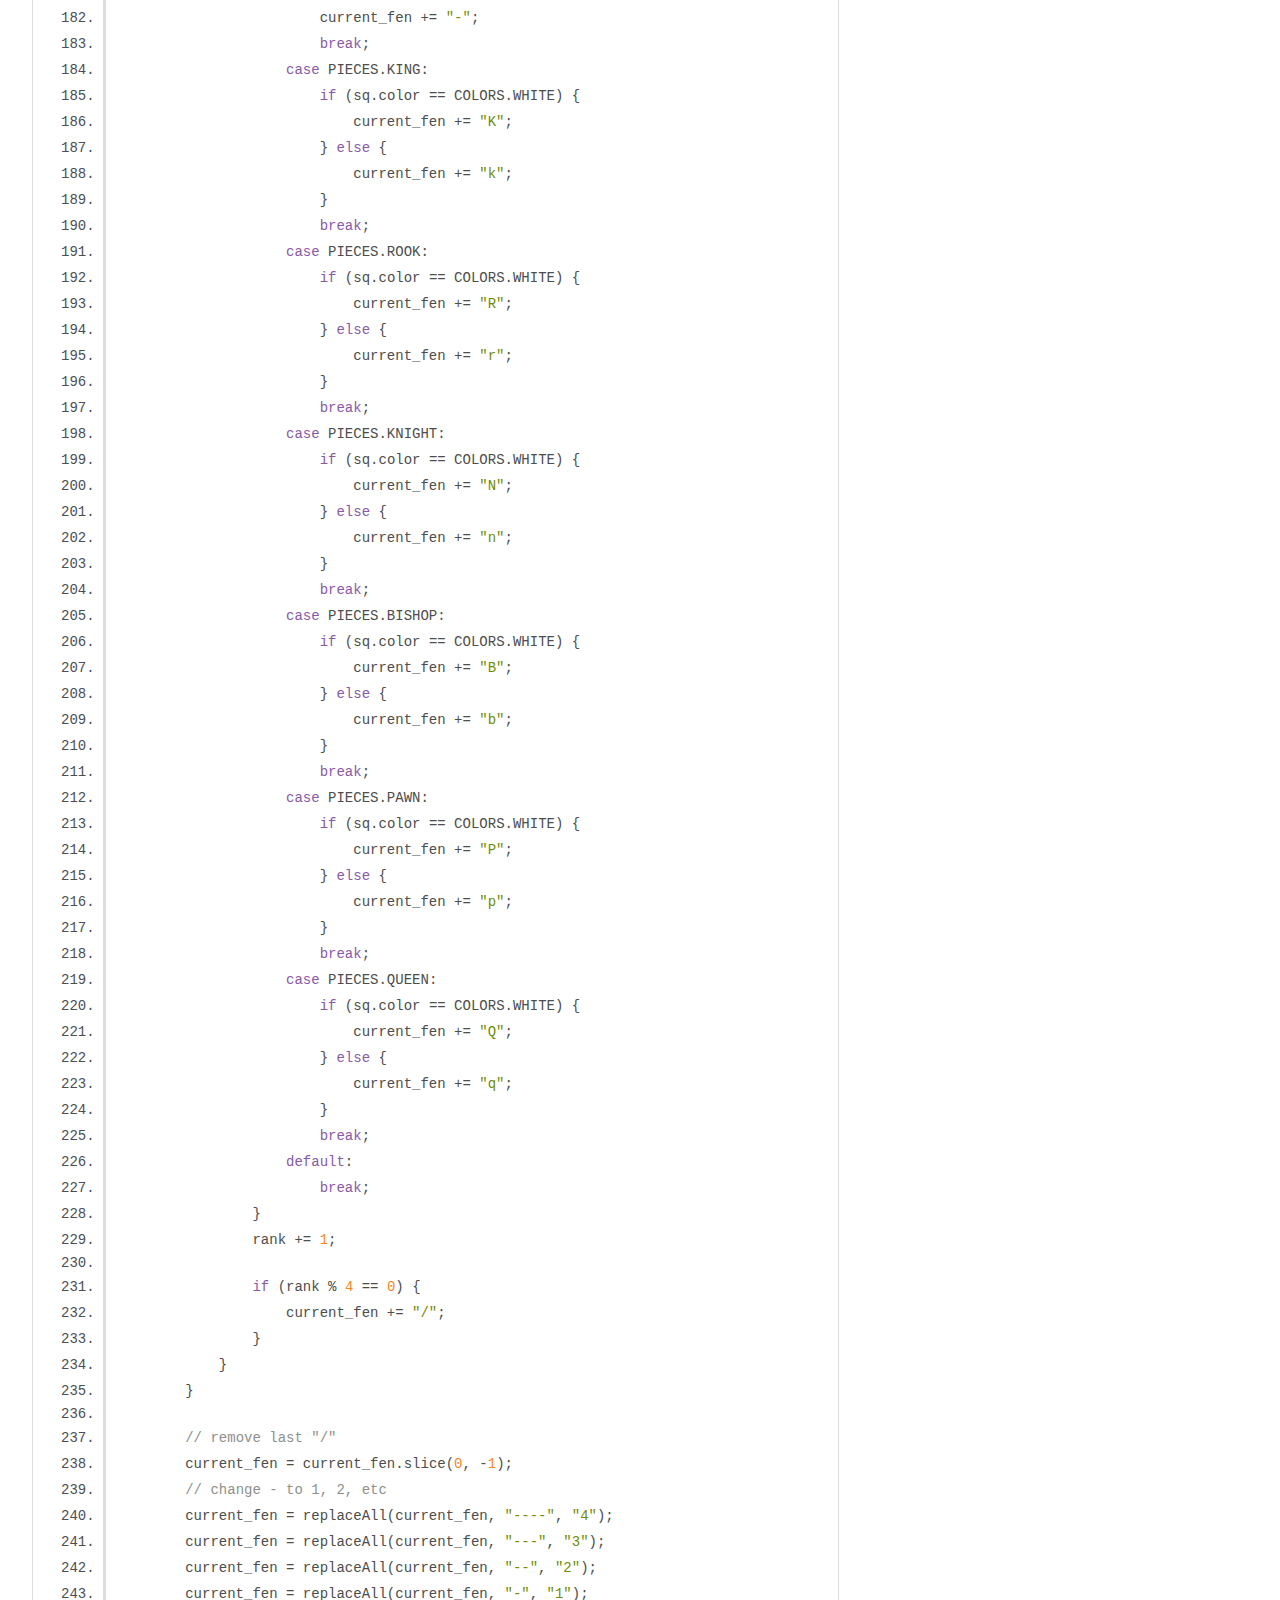
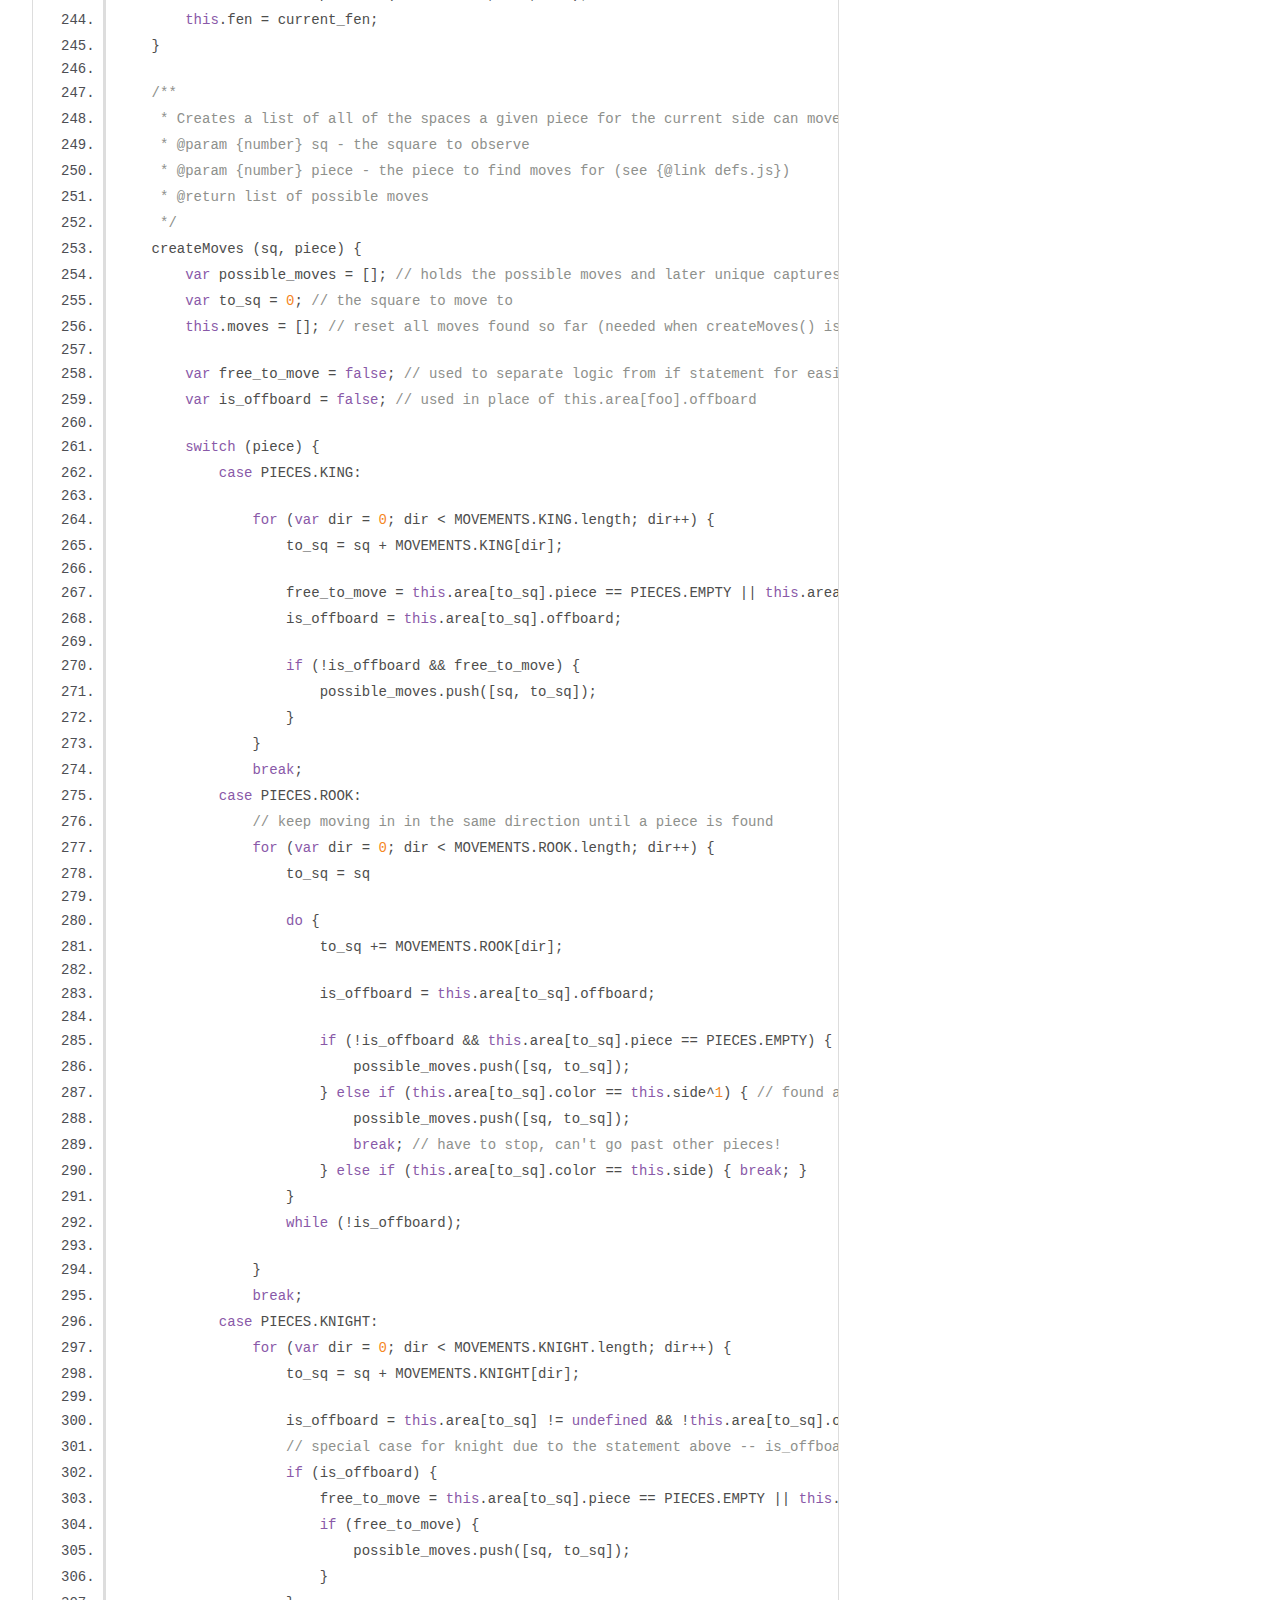
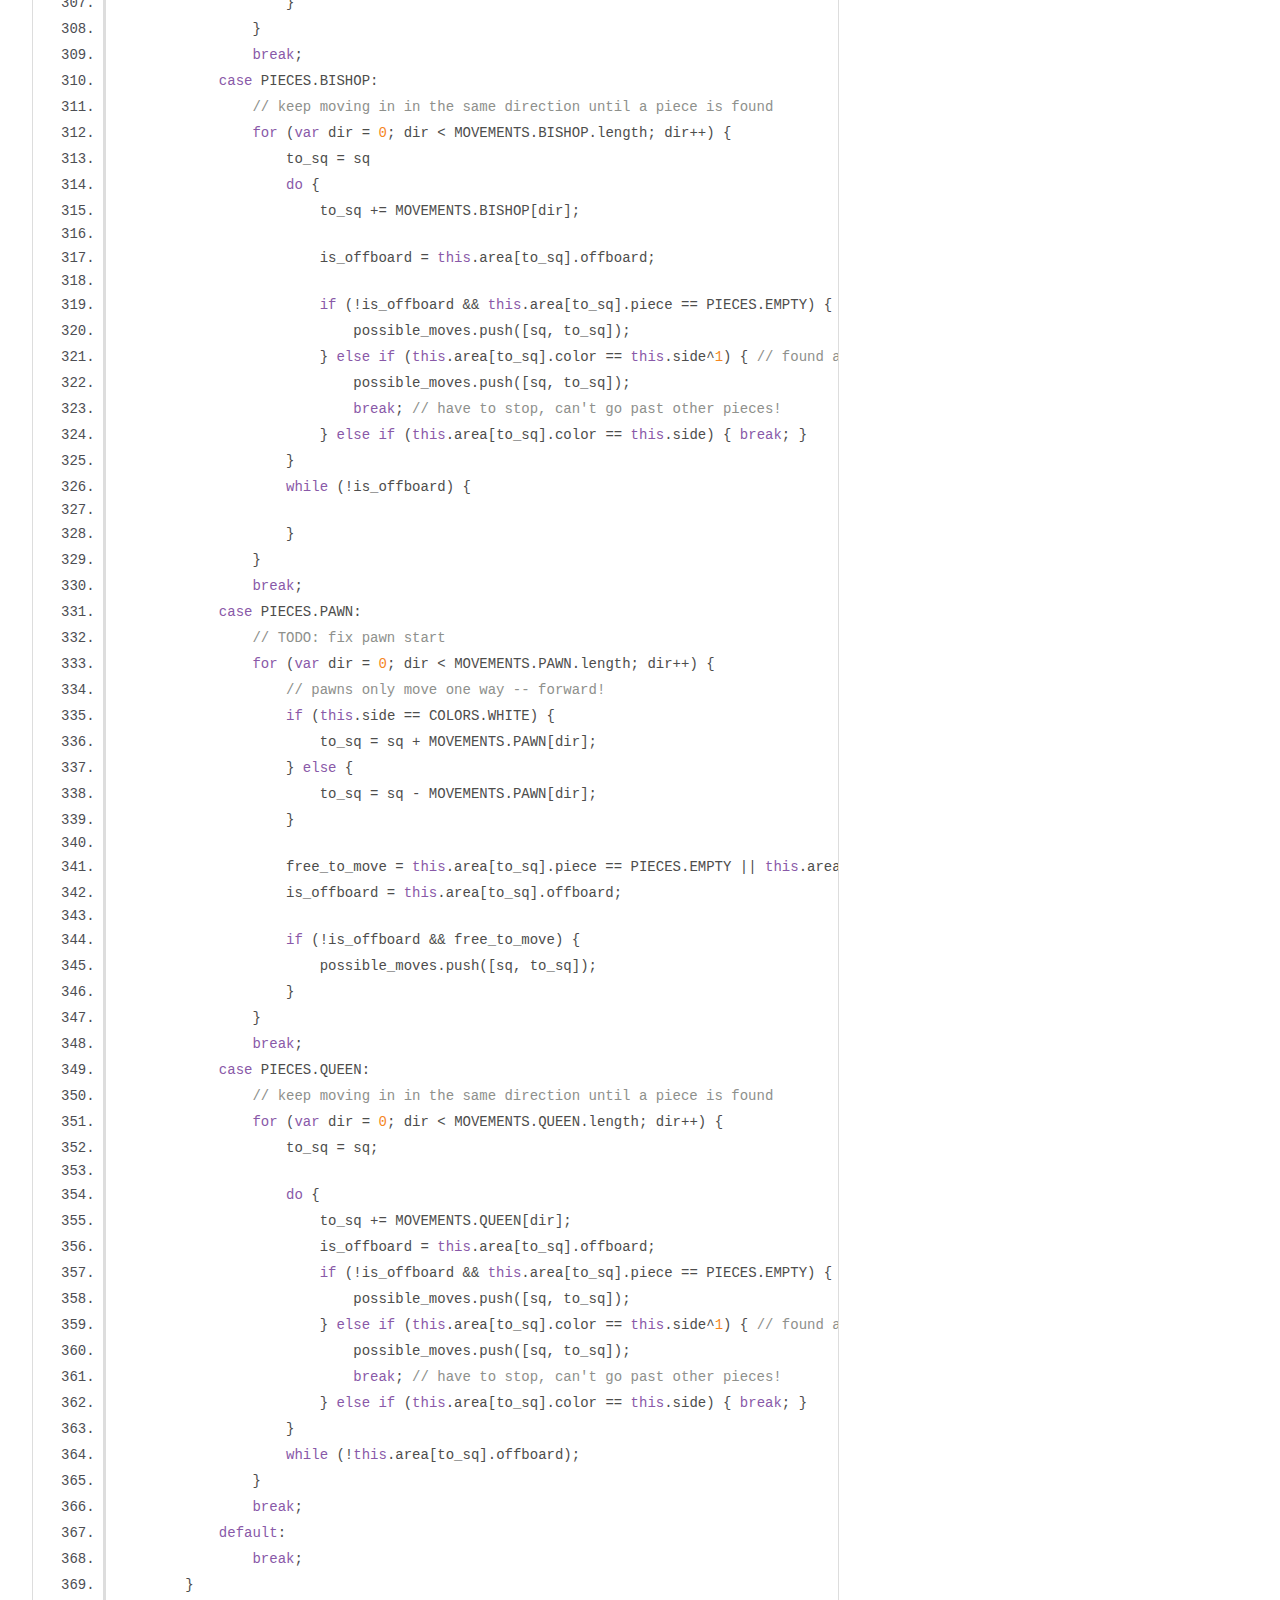
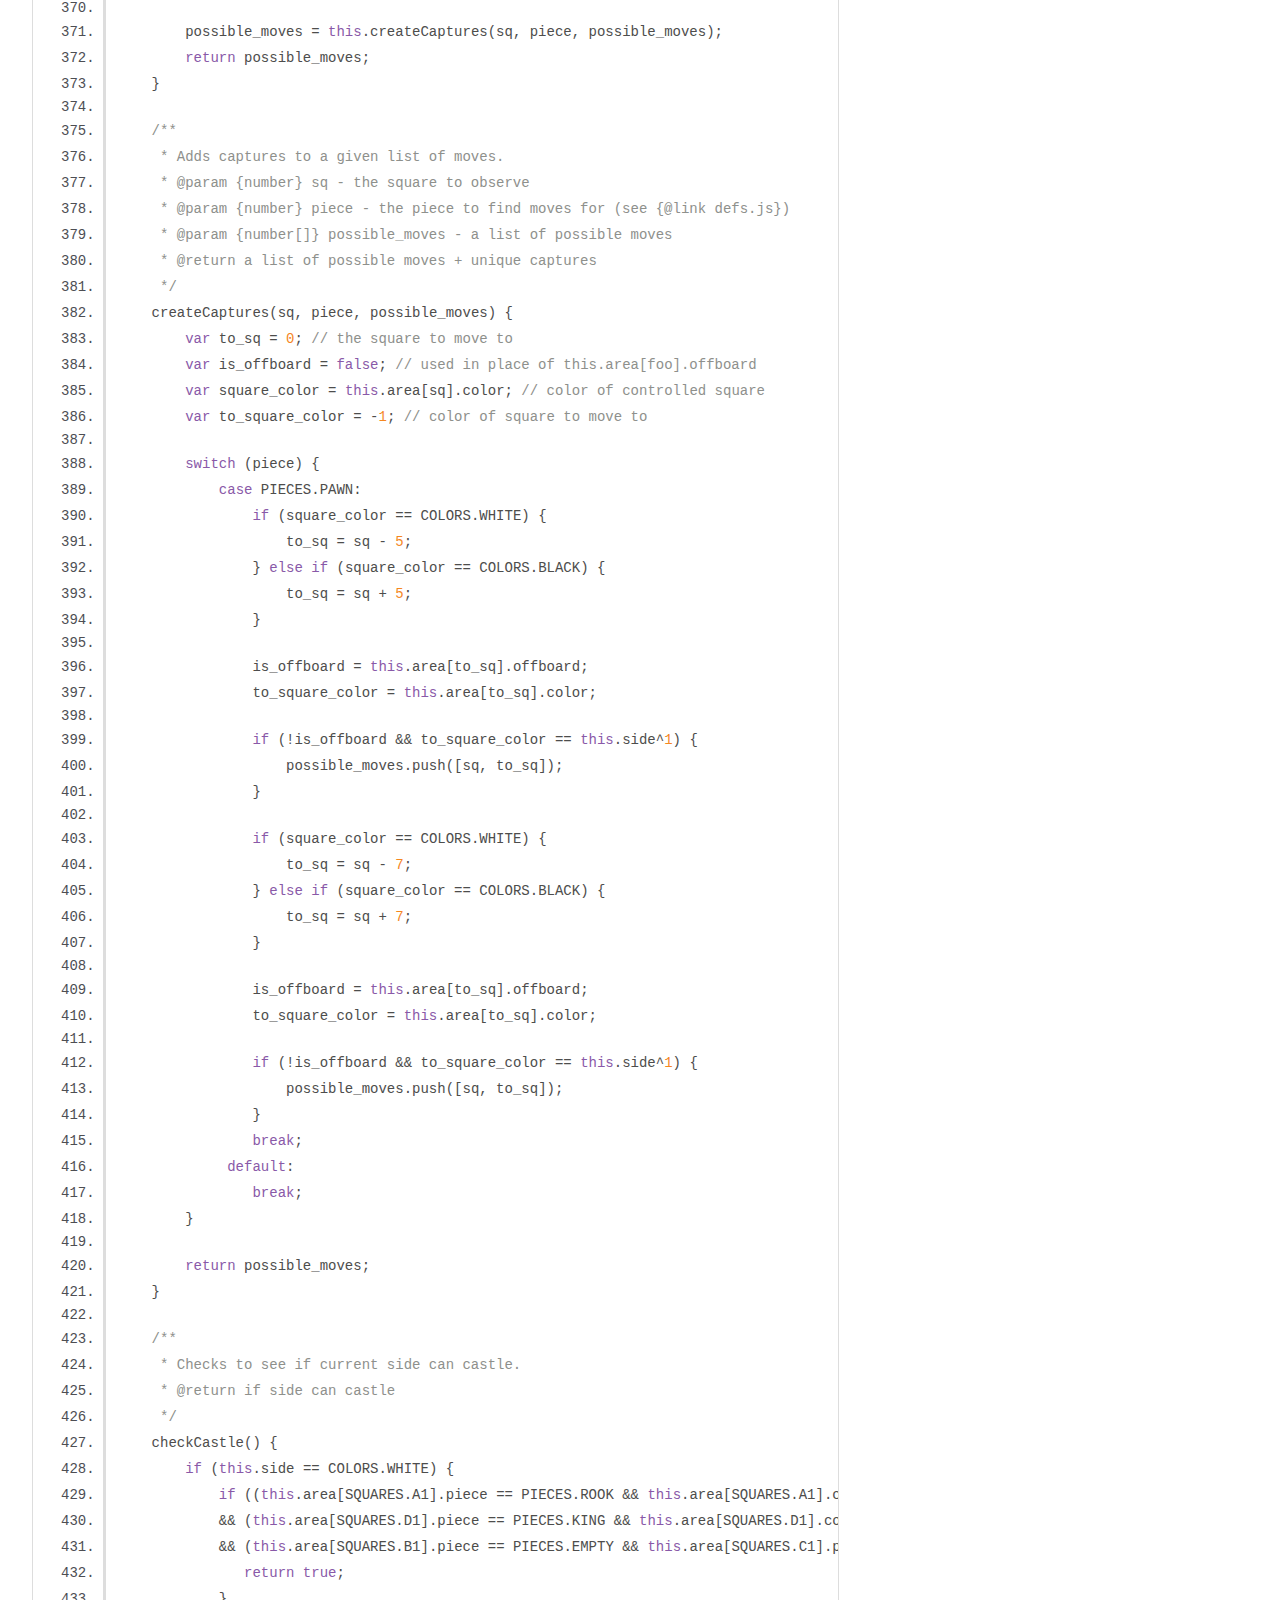
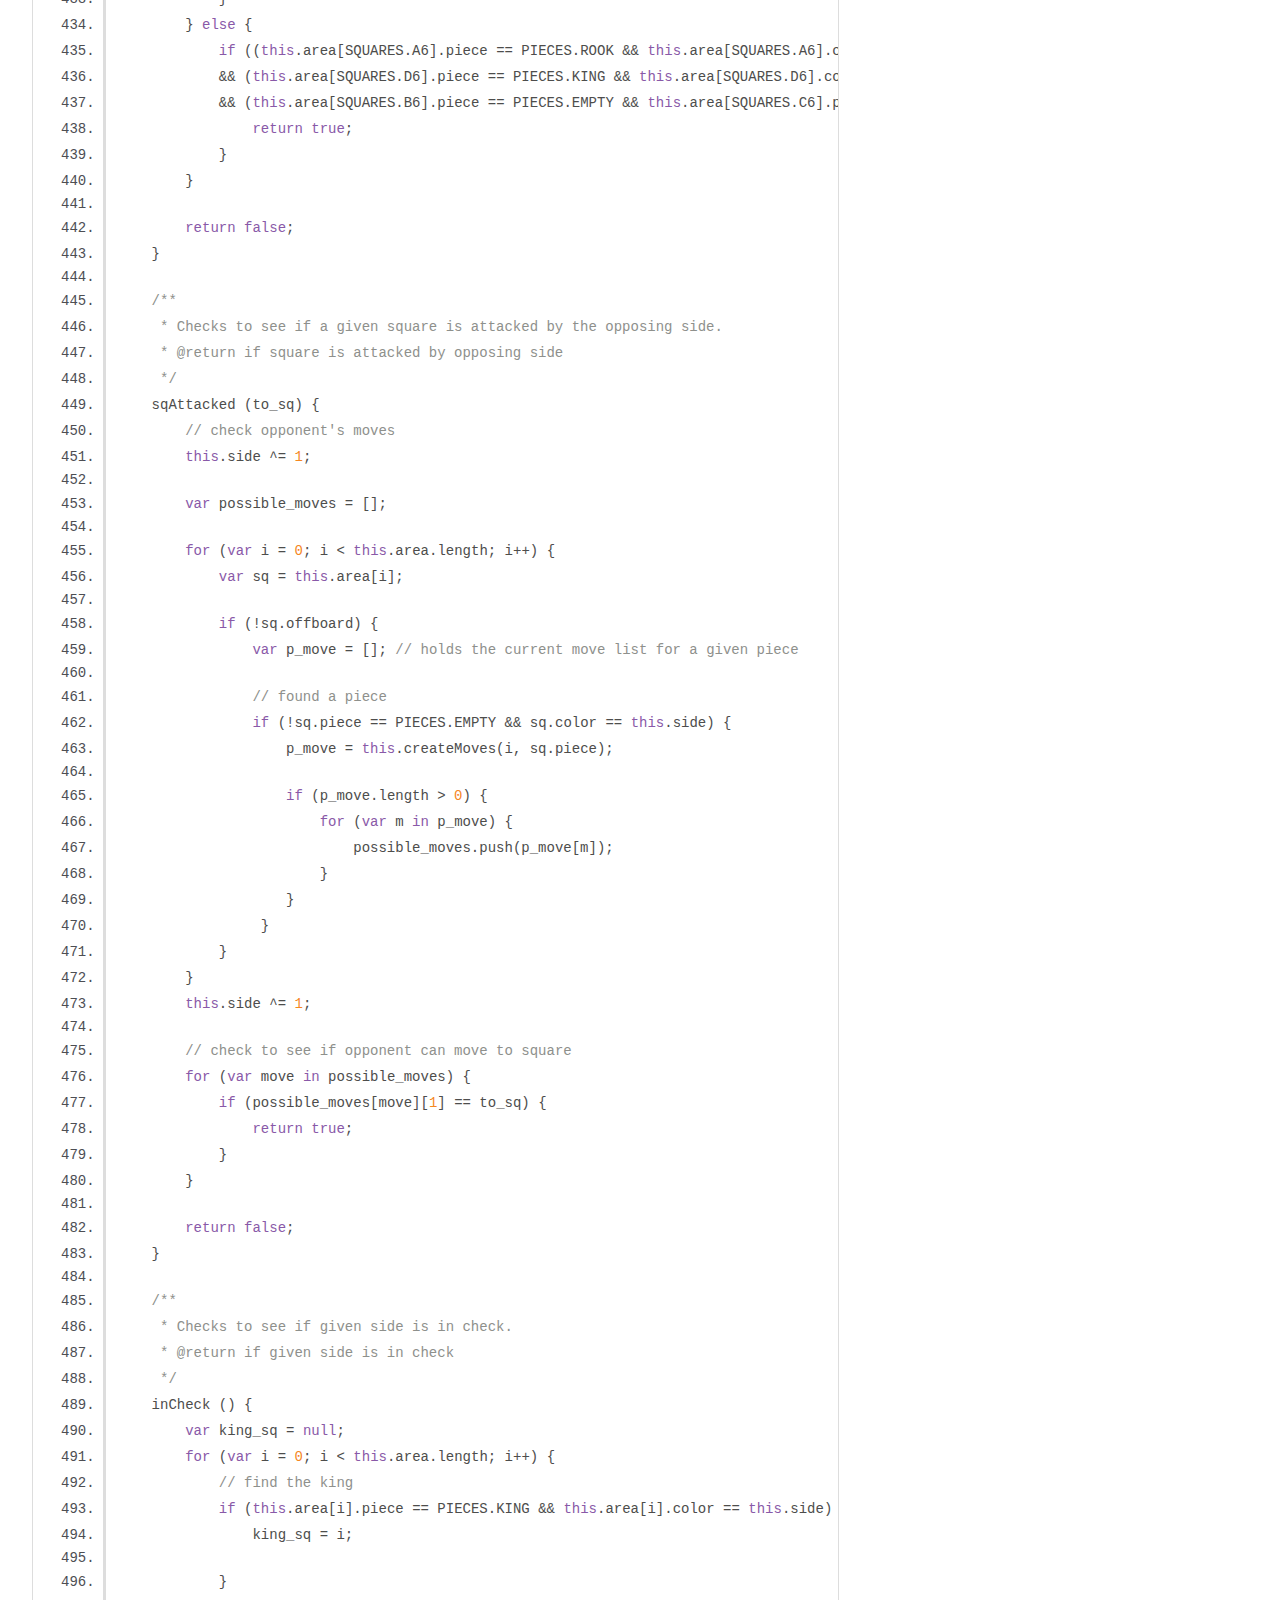
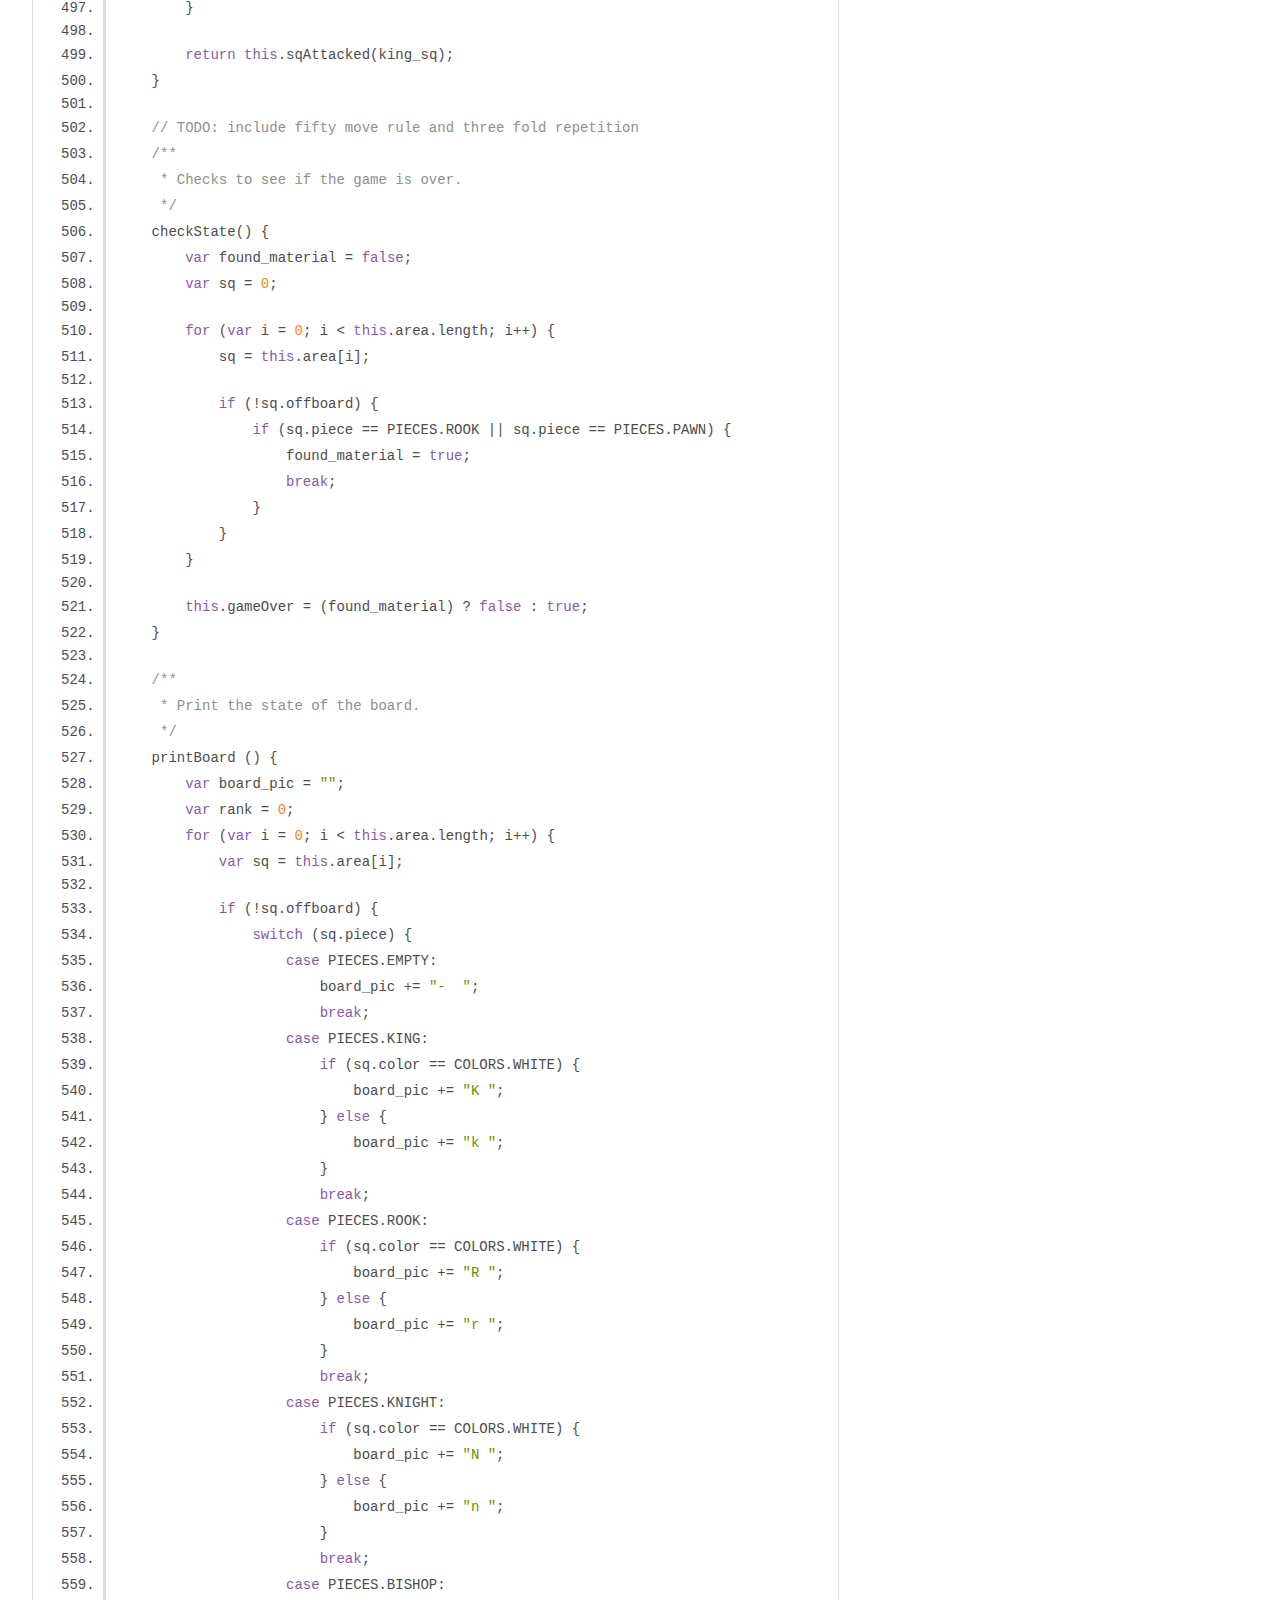
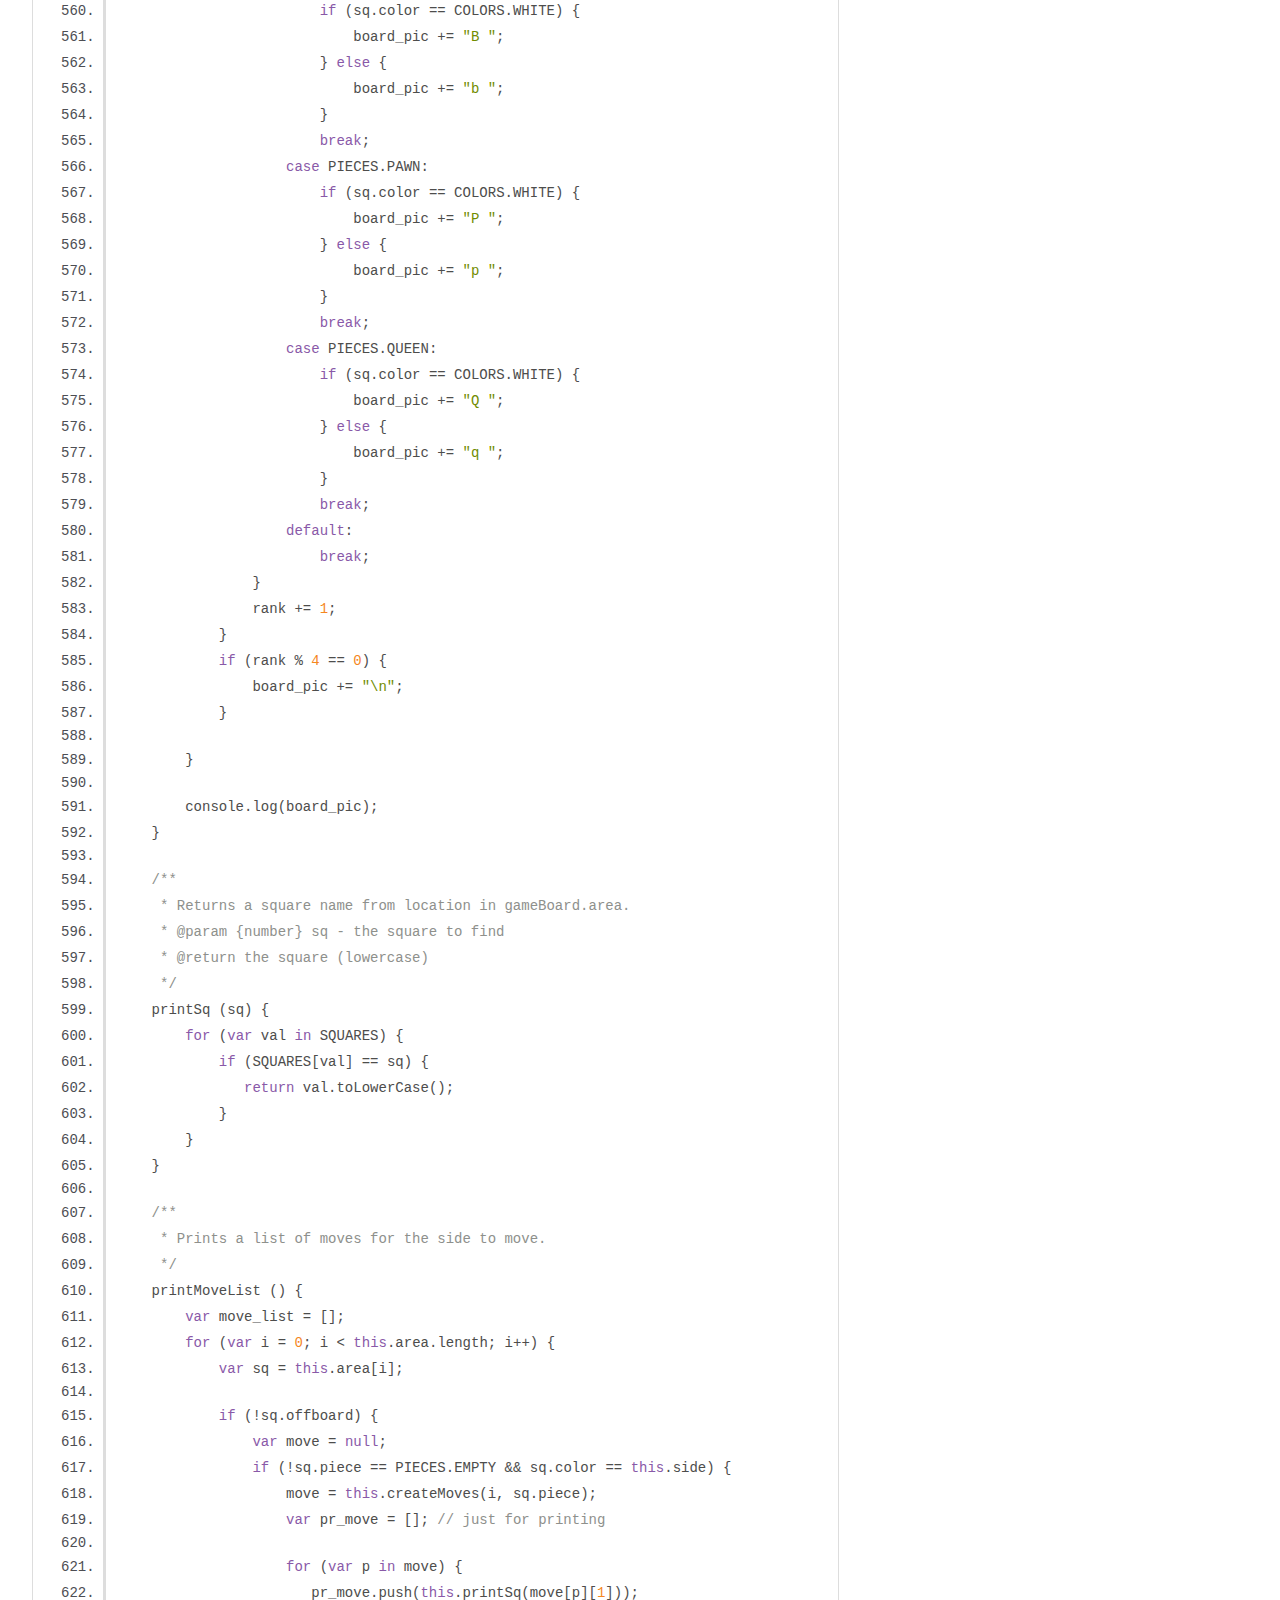
<file: js/out/board.js.html>
<!DOCTYPE html>
<html lang="en">
<head>
    <meta charset="utf-8">
    <title>JSDoc: Source: board.js</title>

    <script src="scripts/prettify/prettify.js"> </script>
    <script src="scripts/prettify/lang-css.js"> </script>
    <!--[if lt IE 9]>
      <script src="//html5shiv.googlecode.com/svn/trunk/html5.js"></script>
    <![endif]-->
    <link type="text/css" rel="stylesheet" href="styles/prettify-tomorrow.css">
    <link type="text/css" rel="stylesheet" href="styles/jsdoc-default.css">
</head>

<body>

<div id="main">

    <h1 class="page-title">Source: board.js</h1>

    



    
    <section>
        <article>
            <pre class="prettyprint source linenums"><code>/**
 * @file Board
 * @author Cameron Terry &lt;cwterry314@gmail.com>
 * @version 0.1
 */

// TODO: add move history and a way to uniquely define each position across all games

class Square {
    /**
     * The Square definition.
     * @param {number} piece - the type of piece to occupy the square.
     * Note that the piece type is an integer (see {@link defs.js})
     * and that by default a square is considered offboard and no color/side controls it.
     */
    constructor(piece) {
        /**
         * @name Square#offboard - is the square offboard?
         * @type boolean
         * @default true
         */
        this.offboard = true;
        /**
         * @name Square#piece - the piece controlling the square
         * @type number
         */
        this.piece = piece;
        /**
         * @name Square#color - the side controlling the square
         * @type number
         * @default COLORS.NONE
         */
        this.color = COLORS.NONE;
    }
}

class Board {
    /**
     * The Board definition.
     */
    constructor() {
        /**
         * @name Board#area - the size of the board (including offboard squares)
         * @type Square[]
         */
        this.area = new Array(48); // board is 4 * 6 plus a border of 1 of offboard squares all around -- 4 * 6 + (4*6) = 48
        /**
         * @name Board#side - the side to move
         * @type number
         * @default COLORS.WHITE
         */
        this.side = COLORS.WHITE;
        /**
         * @name Board#moves - current list of possible moves
         * @type number[]
         */
        this.moves = [];
        /**
         * @name Board#fen - the FEN of the current game state
         * @type boolean
         */
        this.fen = "";
        /**
         * @name Board#whiteCastle - can white castle?
         * @type string
         * @default true
         */
        this.whiteCastle = true;
        /**
         * @name Board#blackCastle - can black castle?
         * @type boolean
         * @default true
         */
        this.blackCastle = true;
        /**
         * @name Board#gameOver - is the game over?
         * @type boolean
         * @default false
         */
        this.gameOver = false;

        /* set all squares offboard */
        for (var i = 0; i &lt; this.area.length; i++) {
            this.area[i] = new Square(PIECES.EMPTY);
        }

        /* set main squares to pieces */
        for (var j = 0; j &lt; this.area.length; j++) {
            for (var val in SQUARES) {
                /* square found in SQUARES dict (see {@link defs.js}) */
                if (SQUARES[val] == j) {
                    this.area[j].offboard = false;

                    /* populate square if needed */
                    switch (j) {
                        case SQUARES.A1:
                            this.area[j].piece = PIECES.ROOK;
                            this.area[j].color = COLORS.WHITE;
                            break;
                        case SQUARES.A2:
                            this.area[j].piece = PIECES.PAWN;
                            this.area[j].color = COLORS.WHITE;
                            break;
                        case SQUARES.A5:
                            this.area[j].piece = PIECES.PAWN;
                            this.area[j].color = COLORS.BLACK;
                            break;
                        case SQUARES.A6:
                            this.area[j].piece = PIECES.ROOK;
                            this.area[j].color = COLORS.BLACK;
                            break;
                        case SQUARES.B1:
                            this.area[j].piece = PIECES.KNIGHT;
                            this.area[j].color = COLORS.WHITE;
                            break;
                        case SQUARES.B2:
                            this.area[j].piece = PIECES.PAWN;
                            this.area[j].color = COLORS.WHITE;
                            break;
                        case SQUARES.B5:
                            this.area[j].piece = PIECES.PAWN;
                            this.area[j].color = COLORS.BLACK;
                            break;
                        case SQUARES.B6:
                            this.area[j].piece = PIECES.KNIGHT;
                            this.area[j].color = COLORS.BLACK;
                            break;
                        case SQUARES.C1:
                            this.area[j].piece = PIECES.BISHOP;
                            this.area[j].color = COLORS.WHITE;
                            break;
                        case SQUARES.C2:
                            this.area[j].piece = PIECES.PAWN;
                            this.area[j].color = COLORS.WHITE;
                            break;
                        case SQUARES.C5:
                            this.area[j].piece = PIECES.PAWN;
                            this.area[j].color = COLORS.BLACK;
                            break;
                        case SQUARES.C6:
                            this.area[j].piece = PIECES.BISHOP;
                            this.area[j].color = COLORS.BLACK;
                            break;
                        case SQUARES.D1:
                            this.area[j].piece = PIECES.KING;
                            this.area[j].color = COLORS.WHITE;
                            break;
                        case SQUARES.D2:
                            this.area[j].piece = PIECES.PAWN;
                            this.area[j].color = COLORS.WHITE;
                            break;
                        case SQUARES.D5:
                            this.area[j].piece = PIECES.PAWN;
                            this.area[j].color = COLORS.BLACK;
                            break;
                        case SQUARES.D6:
                            this.area[j].piece = PIECES.KING;
                            this.area[j].color = COLORS.BLACK;
                            break;
                        default:
                            break;
                    }
                }
            }
        }
        
        this.createFen();
    }

    /**
     * Create a FEN of the current game state.
     */
    createFen() {
        var current_fen = "";
        var rank = 0;
        for (var i = 0; i &lt; this.area.length; i++) {
            var sq = this.area[i];

            if (!sq.offboard) {
                switch (sq.piece) {
                    case PIECES.EMPTY:
                        current_fen += "-";
                        break;
                    case PIECES.KING:
                        if (sq.color == COLORS.WHITE) {
                            current_fen += "K";
                        } else {
                            current_fen += "k";
                        }
                        break;
                    case PIECES.ROOK:
                        if (sq.color == COLORS.WHITE) {
                            current_fen += "R";
                        } else {
                            current_fen += "r";
                        }
                        break;
                    case PIECES.KNIGHT:
                        if (sq.color == COLORS.WHITE) {
                            current_fen += "N";
                        } else {
                            current_fen += "n";
                        }
                        break;
                    case PIECES.BISHOP:
                        if (sq.color == COLORS.WHITE) {
                            current_fen += "B";
                        } else {
                            current_fen += "b";
                        }
                        break;
                    case PIECES.PAWN:
                        if (sq.color == COLORS.WHITE) {
                            current_fen += "P";
                        } else {
                            current_fen += "p";
                        }
                        break;
                    case PIECES.QUEEN:
                        if (sq.color == COLORS.WHITE) {
                            current_fen += "Q";
                        } else {
                            current_fen += "q";
                        }
                        break;
                    default:
                        break;
                }
                rank += 1;

                if (rank % 4 == 0) {
                    current_fen += "/";
                }
            }
        }

        // remove last "/"
        current_fen = current_fen.slice(0, -1);
        // change - to 1, 2, etc
        current_fen = replaceAll(current_fen, "----", "4");
        current_fen = replaceAll(current_fen, "---", "3");
        current_fen = replaceAll(current_fen, "--", "2");
        current_fen = replaceAll(current_fen, "-", "1");
        this.fen = current_fen;
    }

    /**
     * Creates a list of all of the spaces a given piece for the current side can move to.
     * @param {number} sq - the square to observe
     * @param {number} piece - the piece to find moves for (see {@link defs.js})
     * @return list of possible moves
     */
    createMoves (sq, piece) {
        var possible_moves = []; // holds the possible moves and later unique captures as well
        var to_sq = 0; // the square to move to
        this.moves = []; // reset all moves found so far (needed when createMoves() is called in a loop and the result is stored in this.moves)

        var free_to_move = false; // used to separate logic from if statement for easier reading
        var is_offboard = false; // used in place of this.area[foo].offboard

        switch (piece) {
            case PIECES.KING:

                for (var dir = 0; dir &lt; MOVEMENTS.KING.length; dir++) {
                    to_sq = sq + MOVEMENTS.KING[dir];

                    free_to_move = this.area[to_sq].piece == PIECES.EMPTY || this.area[to_sq].color == this.side^1;
                    is_offboard = this.area[to_sq].offboard;

                    if (!is_offboard &amp;&amp; free_to_move) {
                        possible_moves.push([sq, to_sq]);
                    }
                }
                break;
            case PIECES.ROOK:
                // keep moving in in the same direction until a piece is found
                for (var dir = 0; dir &lt; MOVEMENTS.ROOK.length; dir++) {
                    to_sq = sq

                    do {
                        to_sq += MOVEMENTS.ROOK[dir];

                        is_offboard = this.area[to_sq].offboard;

                        if (!is_offboard &amp;&amp; this.area[to_sq].piece == PIECES.EMPTY) {
                            possible_moves.push([sq, to_sq]);
                        } else if (this.area[to_sq].color == this.side^1) { // found a capture
                            possible_moves.push([sq, to_sq]);
                            break; // have to stop, can't go past other pieces!
                        } else if (this.area[to_sq].color == this.side) { break; }
                    }
                    while (!is_offboard);

                }
                break;
            case PIECES.KNIGHT:
                for (var dir = 0; dir &lt; MOVEMENTS.KNIGHT.length; dir++) {
                    to_sq = sq + MOVEMENTS.KNIGHT[dir];

                    is_offboard = this.area[to_sq] != undefined &amp;&amp; !this.area[to_sq].offboard;
                    // special case for knight due to the statement above -- is_offboard is actually is_not_offboard
                    if (is_offboard) {
                        free_to_move = this.area[to_sq].piece == PIECES.EMPTY || this.area[to_sq].color == this.side^1;
                        if (free_to_move) {
                            possible_moves.push([sq, to_sq]);
                        }
                    }
                }
                break;
            case PIECES.BISHOP:
                // keep moving in in the same direction until a piece is found
                for (var dir = 0; dir &lt; MOVEMENTS.BISHOP.length; dir++) {
                    to_sq = sq
                    do {
                        to_sq += MOVEMENTS.BISHOP[dir];

                        is_offboard = this.area[to_sq].offboard;

                        if (!is_offboard &amp;&amp; this.area[to_sq].piece == PIECES.EMPTY) {
                            possible_moves.push([sq, to_sq]);
                        } else if (this.area[to_sq].color == this.side^1) { // found a capture
                            possible_moves.push([sq, to_sq]);
                            break; // have to stop, can't go past other pieces!
                        } else if (this.area[to_sq].color == this.side) { break; }
                    }
                    while (!is_offboard) {

                    }
                }
                break;
            case PIECES.PAWN:
                // TODO: fix pawn start
                for (var dir = 0; dir &lt; MOVEMENTS.PAWN.length; dir++) {
                    // pawns only move one way -- forward!
                    if (this.side == COLORS.WHITE) {
                        to_sq = sq + MOVEMENTS.PAWN[dir];
                    } else {
                        to_sq = sq - MOVEMENTS.PAWN[dir];
                    }

                    free_to_move = this.area[to_sq].piece == PIECES.EMPTY || this.area[to_sq].color == this.side^1;
                    is_offboard = this.area[to_sq].offboard;

                    if (!is_offboard &amp;&amp; free_to_move) {
                        possible_moves.push([sq, to_sq]);
                    }
                }
                break;
            case PIECES.QUEEN:
                // keep moving in in the same direction until a piece is found
                for (var dir = 0; dir &lt; MOVEMENTS.QUEEN.length; dir++) {
                    to_sq = sq;

                    do {
                        to_sq += MOVEMENTS.QUEEN[dir];
                        is_offboard = this.area[to_sq].offboard;
                        if (!is_offboard &amp;&amp; this.area[to_sq].piece == PIECES.EMPTY) {
                            possible_moves.push([sq, to_sq]);
                        } else if (this.area[to_sq].color == this.side^1) { // found a capture
                            possible_moves.push([sq, to_sq]);
                            break; // have to stop, can't go past other pieces!
                        } else if (this.area[to_sq].color == this.side) { break; }
                    }
                    while (!this.area[to_sq].offboard);
                }
                break;
            default:
                break;
        }

        possible_moves = this.createCaptures(sq, piece, possible_moves);
        return possible_moves;
    }

    /**
     * Adds captures to a given list of moves.
     * @param {number} sq - the square to observe
     * @param {number} piece - the piece to find moves for (see {@link defs.js})
     * @param {number[]} possible_moves - a list of possible moves
     * @return a list of possible moves + unique captures
     */
    createCaptures(sq, piece, possible_moves) {
        var to_sq = 0; // the square to move to
        var is_offboard = false; // used in place of this.area[foo].offboard
        var square_color = this.area[sq].color; // color of controlled square
        var to_square_color = -1; // color of square to move to

        switch (piece) {
            case PIECES.PAWN:
                if (square_color == COLORS.WHITE) {
                    to_sq = sq - 5;
                } else if (square_color == COLORS.BLACK) {
                    to_sq = sq + 5;
                }

                is_offboard = this.area[to_sq].offboard;
                to_square_color = this.area[to_sq].color;

                if (!is_offboard &amp;&amp; to_square_color == this.side^1) {
                    possible_moves.push([sq, to_sq]);
                }

                if (square_color == COLORS.WHITE) {
                    to_sq = sq - 7;
                } else if (square_color == COLORS.BLACK) {
                    to_sq = sq + 7;
                }

                is_offboard = this.area[to_sq].offboard;
                to_square_color = this.area[to_sq].color;

                if (!is_offboard &amp;&amp; to_square_color == this.side^1) {
                    possible_moves.push([sq, to_sq]);
                }
                break;
             default:
                break;
        }

        return possible_moves;
    }

    /**
     * Checks to see if current side can castle.
     * @return if side can castle
     */
    checkCastle() {
        if (this.side == COLORS.WHITE) {
            if ((this.area[SQUARES.A1].piece == PIECES.ROOK &amp;&amp; this.area[SQUARES.A1].color == COLORS.WHITE)
            &amp;&amp; (this.area[SQUARES.D1].piece == PIECES.KING &amp;&amp; this.area[SQUARES.D1].color == COLORS.WHITE)
            &amp;&amp; (this.area[SQUARES.B1].piece == PIECES.EMPTY &amp;&amp; this.area[SQUARES.C1].piece == PIECES.EMPTY) &amp;&amp; this.whiteCastle) {
               return true;
            }
        } else {
            if ((this.area[SQUARES.A6].piece == PIECES.ROOK &amp;&amp; this.area[SQUARES.A6].color == COLORS.BLACK)
            &amp;&amp; (this.area[SQUARES.D6].piece == PIECES.KING &amp;&amp; this.area[SQUARES.D6].color == COLORS.BLACK)
            &amp;&amp; (this.area[SQUARES.B6].piece == PIECES.EMPTY &amp;&amp; this.area[SQUARES.C6].piece == PIECES.EMPTY) &amp;&amp; this.blackCastle) {
                return true;
            }
        }

        return false;
    }

    /**
     * Checks to see if a given square is attacked by the opposing side.
     * @return if square is attacked by opposing side
     */
    sqAttacked (to_sq) {
        // check opponent's moves
        this.side ^= 1;

        var possible_moves = [];

        for (var i = 0; i &lt; this.area.length; i++) {
            var sq = this.area[i];

            if (!sq.offboard) {
                var p_move = []; // holds the current move list for a given piece

                // found a piece
                if (!sq.piece == PIECES.EMPTY &amp;&amp; sq.color == this.side) {
                    p_move = this.createMoves(i, sq.piece);

                    if (p_move.length > 0) {
                        for (var m in p_move) {
                            possible_moves.push(p_move[m]);
                        }
                    }
                 }
            }
        }
        this.side ^= 1;

        // check to see if opponent can move to square
        for (var move in possible_moves) {
            if (possible_moves[move][1] == to_sq) {
                return true;
            }
        }

        return false;
    }

    /**
     * Checks to see if given side is in check.
     * @return if given side is in check
     */
    inCheck () {
        var king_sq = null;
        for (var i = 0; i &lt; this.area.length; i++) {
            // find the king
            if (this.area[i].piece == PIECES.KING &amp;&amp; this.area[i].color == this.side) {
                king_sq = i;

            }
        }

        return this.sqAttacked(king_sq);
    }

    // TODO: include fifty move rule and three fold repetition
    /**
     * Checks to see if the game is over.
     */
    checkState() {
        var found_material = false;
        var sq = 0;

        for (var i = 0; i &lt; this.area.length; i++) {
            sq = this.area[i];

            if (!sq.offboard) {
                if (sq.piece == PIECES.ROOK || sq.piece == PIECES.PAWN) {
                    found_material = true;
                    break;
                }
            }
        }

        this.gameOver = (found_material) ? false : true;
    }

    /**
     * Print the state of the board.
     */
    printBoard () {
        var board_pic = "";
        var rank = 0;
        for (var i = 0; i &lt; this.area.length; i++) {
            var sq = this.area[i];

            if (!sq.offboard) {
                switch (sq.piece) {
                    case PIECES.EMPTY:
                        board_pic += "-  ";
                        break;
                    case PIECES.KING:
                        if (sq.color == COLORS.WHITE) {
                            board_pic += "K ";
                        } else {
                            board_pic += "k ";
                        }
                        break;
                    case PIECES.ROOK:
                        if (sq.color == COLORS.WHITE) {
                            board_pic += "R ";
                        } else {
                            board_pic += "r ";
                        }
                        break;
                    case PIECES.KNIGHT:
                        if (sq.color == COLORS.WHITE) {
                            board_pic += "N ";
                        } else {
                            board_pic += "n ";
                        }
                        break;
                    case PIECES.BISHOP:
                        if (sq.color == COLORS.WHITE) {
                            board_pic += "B ";
                        } else {
                            board_pic += "b ";
                        }
                        break;
                    case PIECES.PAWN:
                        if (sq.color == COLORS.WHITE) {
                            board_pic += "P ";
                        } else {
                            board_pic += "p ";
                        }
                        break;
                    case PIECES.QUEEN:
                        if (sq.color == COLORS.WHITE) {
                            board_pic += "Q ";
                        } else {
                            board_pic += "q ";
                        }
                        break;
                    default:
                        break;
                }
                rank += 1;
            }
            if (rank % 4 == 0) {
                board_pic += "\n";
            }

        }

        console.log(board_pic);
    }

    /**
     * Returns a square name from location in gameBoard.area.
     * @param {number} sq - the square to find
     * @return the square (lowercase)
     */
    printSq (sq) {
        for (var val in SQUARES) {
            if (SQUARES[val] == sq) {
               return val.toLowerCase();
            }
        }
    }

    /**
     * Prints a list of moves for the side to move.
     */
    printMoveList () {
        var move_list = [];
        for (var i = 0; i &lt; this.area.length; i++) {
            var sq = this.area[i];

            if (!sq.offboard) {
                var move = null;
                if (!sq.piece == PIECES.EMPTY &amp;&amp; sq.color == this.side) {
                    move = this.createMoves(i, sq.piece);
                    var pr_move = []; // just for printing

                    for (var p in move) {
                       pr_move.push(this.printSq(move[p][1]));
                    }

                    var pce_name = PIECES.EMPTY;
                    switch (sq.piece) {
                        case PIECES.KING:
                            pce_name = "KING";
                            break;
                        case PIECES.ROOK:
                            pce_name = "ROOK";
                            break;
                        case PIECES.KNIGHT:
                            pce_name = "KNIGHT";
                            break;
                        case PIECES.BISHOP:
                            pce_name = "BISHOP";
                            break;
                        case PIECES.PAWN:
                            pce_name = "PAWN";
                            break;
                        case PIECES.QUEEN:
                            pce_name = "QUEEN";
                            break;
                        default:
                            break;
                    }
                    console.log("moves for " + pce_name + " on " + this.printSq(i) + " : " + pr_move);
                    if (move.length > 0) {
                        move_list.push(move);
                    }
                }
            }
        }
        console.log("done calculating moves");
//        for (var i = 0; i &lt; move_list.length; i++) {
//            this.moves = this.moves.concat(move_list[i]);
//        }
//        console.log(this.moves);
    }
}</code></pre>
        </article>
    </section>




</div>

<nav>
    <h2><a href="index.html">Home</a></h2><h3>Classes</h3><ul><li><a href="Board.html">Board</a></li><li><a href="Square.html">Square</a></li></ul><h3>Global</h3><ul><li><a href="global.html#checkMove">checkMove</a></li><li><a href="global.html#COLORS">COLORS</a></li><li><a href="global.html#makeMove">makeMove</a></li><li><a href="global.html#MOVEMENTS">MOVEMENTS</a></li><li><a href="global.html#movePiece">movePiece</a></li><li><a href="global.html#PIECES">PIECES</a></li><li><a href="global.html#replaceAll">replaceAll</a></li><li><a href="global.html#SQUARES">SQUARES</a></li><li><a href="global.html#updateBoard">updateBoard</a></li><li><a href="global.html#updateFenGUI">updateFenGUI</a></li></ul>
</nav>

<br class="clear">

<footer>
    Documentation generated by <a href="https://github.com/jsdoc3/jsdoc">JSDoc 3.5.5</a> on Mon Jul 16 2018 06:34:21 GMT-0400 (EDT)
</footer>

<script> prettyPrint(); </script>
<script src="scripts/linenumber.js"> </script>
</body>
</html>
</file>
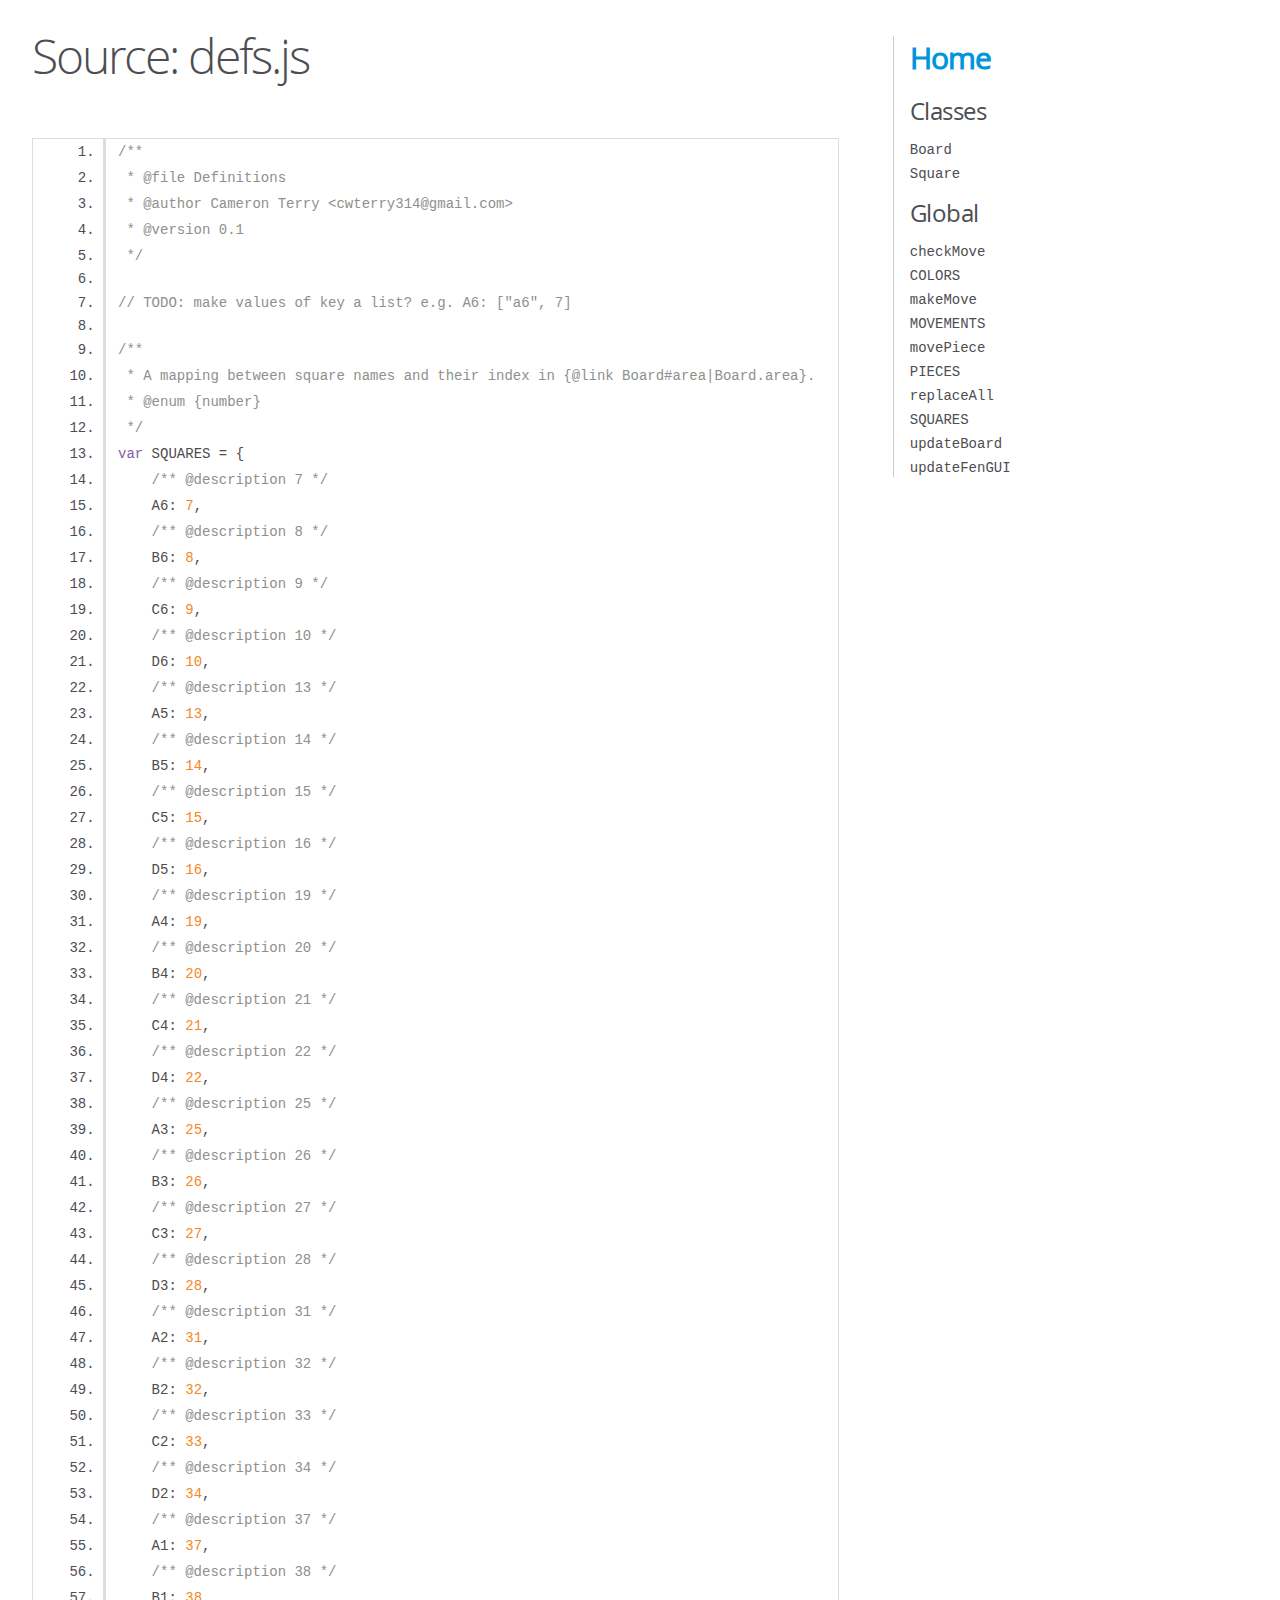
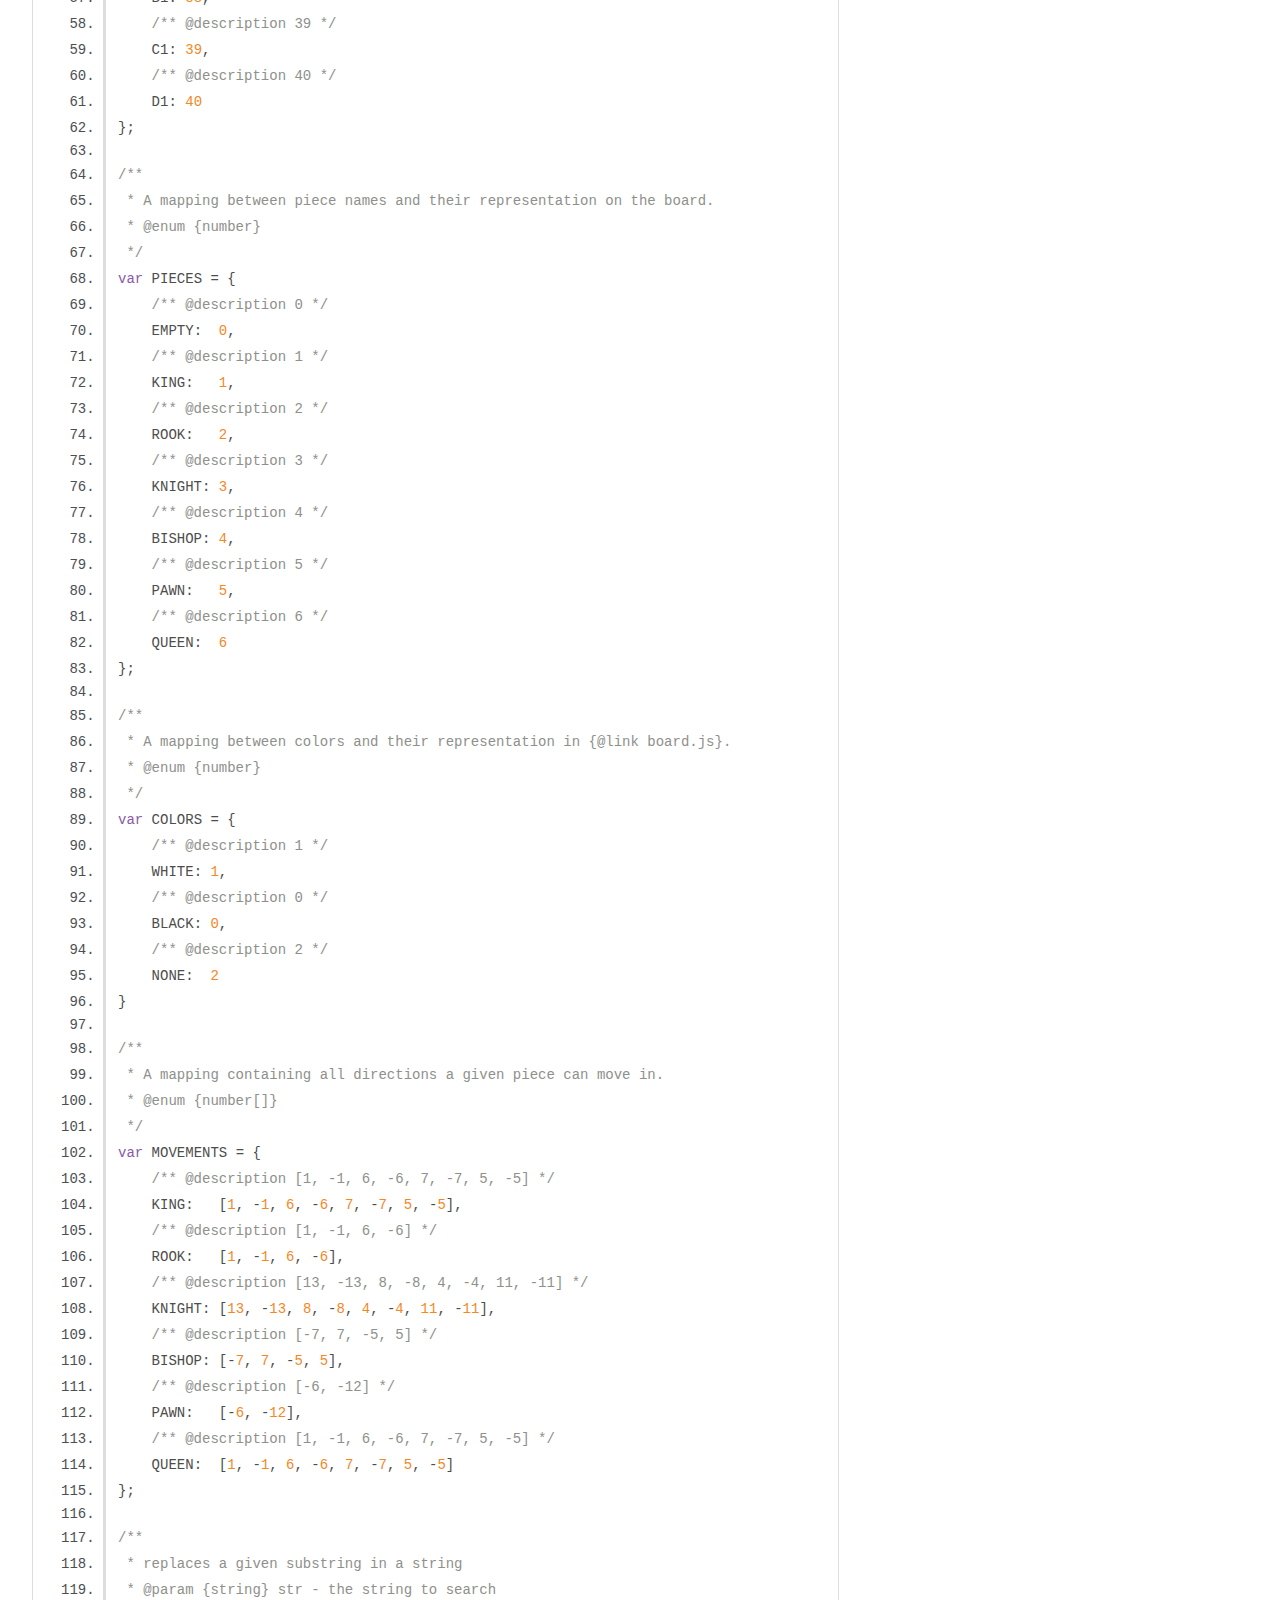
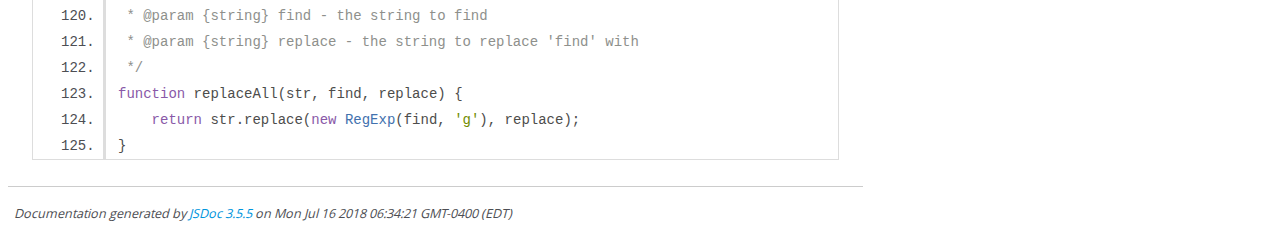
<file: js/out/defs.js.html>
<!DOCTYPE html>
<html lang="en">
<head>
    <meta charset="utf-8">
    <title>JSDoc: Source: defs.js</title>

    <script src="scripts/prettify/prettify.js"> </script>
    <script src="scripts/prettify/lang-css.js"> </script>
    <!--[if lt IE 9]>
      <script src="//html5shiv.googlecode.com/svn/trunk/html5.js"></script>
    <![endif]-->
    <link type="text/css" rel="stylesheet" href="styles/prettify-tomorrow.css">
    <link type="text/css" rel="stylesheet" href="styles/jsdoc-default.css">
</head>

<body>

<div id="main">

    <h1 class="page-title">Source: defs.js</h1>

    



    
    <section>
        <article>
            <pre class="prettyprint source linenums"><code>/**
 * @file Definitions
 * @author Cameron Terry &lt;cwterry314@gmail.com>
 * @version 0.1
 */

// TODO: make values of key a list? e.g. A6: ["a6", 7]

/**
 * A mapping between square names and their index in {@link Board#area|Board.area}.
 * @enum {number}
 */
var SQUARES = {
    /** @description 7 */
    A6: 7,
    /** @description 8 */
    B6: 8,
    /** @description 9 */
    C6: 9,
    /** @description 10 */
    D6: 10,
    /** @description 13 */
    A5: 13,
    /** @description 14 */
    B5: 14,
    /** @description 15 */
    C5: 15,
    /** @description 16 */
    D5: 16,
    /** @description 19 */
    A4: 19,
    /** @description 20 */
    B4: 20,
    /** @description 21 */
    C4: 21,
    /** @description 22 */
    D4: 22,
    /** @description 25 */
    A3: 25,
    /** @description 26 */
    B3: 26,
    /** @description 27 */
    C3: 27,
    /** @description 28 */
    D3: 28,
    /** @description 31 */
    A2: 31,
    /** @description 32 */
    B2: 32,
    /** @description 33 */
    C2: 33,
    /** @description 34 */
    D2: 34,
    /** @description 37 */
    A1: 37,
    /** @description 38 */
    B1: 38,
    /** @description 39 */
    C1: 39,
    /** @description 40 */
    D1: 40
};

/**
 * A mapping between piece names and their representation on the board.
 * @enum {number}
 */
var PIECES = {
    /** @description 0 */
    EMPTY:  0,
    /** @description 1 */
    KING:   1,
    /** @description 2 */
    ROOK:   2,
    /** @description 3 */
    KNIGHT: 3,
    /** @description 4 */
    BISHOP: 4,
    /** @description 5 */
    PAWN:   5,
    /** @description 6 */
    QUEEN:  6
};

/**
 * A mapping between colors and their representation in {@link board.js}.
 * @enum {number}
 */
var COLORS = {
    /** @description 1 */
    WHITE: 1,
    /** @description 0 */
    BLACK: 0,
    /** @description 2 */
    NONE:  2
}

/**
 * A mapping containing all directions a given piece can move in.
 * @enum {number[]}
 */
var MOVEMENTS = {
    /** @description [1, -1, 6, -6, 7, -7, 5, -5] */
    KING:   [1, -1, 6, -6, 7, -7, 5, -5],
    /** @description [1, -1, 6, -6] */
    ROOK:   [1, -1, 6, -6],
    /** @description [13, -13, 8, -8, 4, -4, 11, -11] */
    KNIGHT: [13, -13, 8, -8, 4, -4, 11, -11],
    /** @description [-7, 7, -5, 5] */
    BISHOP: [-7, 7, -5, 5],
    /** @description [-6, -12] */
    PAWN:   [-6, -12],
    /** @description [1, -1, 6, -6, 7, -7, 5, -5] */
    QUEEN:  [1, -1, 6, -6, 7, -7, 5, -5]
};

/**
 * replaces a given substring in a string
 * @param {string} str - the string to search
 * @param {string} find - the string to find
 * @param {string} replace - the string to replace 'find' with
 */
function replaceAll(str, find, replace) {
    return str.replace(new RegExp(find, 'g'), replace);
}</code></pre>
        </article>
    </section>




</div>

<nav>
    <h2><a href="index.html">Home</a></h2><h3>Classes</h3><ul><li><a href="Board.html">Board</a></li><li><a href="Square.html">Square</a></li></ul><h3>Global</h3><ul><li><a href="global.html#checkMove">checkMove</a></li><li><a href="global.html#COLORS">COLORS</a></li><li><a href="global.html#makeMove">makeMove</a></li><li><a href="global.html#MOVEMENTS">MOVEMENTS</a></li><li><a href="global.html#movePiece">movePiece</a></li><li><a href="global.html#PIECES">PIECES</a></li><li><a href="global.html#replaceAll">replaceAll</a></li><li><a href="global.html#SQUARES">SQUARES</a></li><li><a href="global.html#updateBoard">updateBoard</a></li><li><a href="global.html#updateFenGUI">updateFenGUI</a></li></ul>
</nav>

<br class="clear">

<footer>
    Documentation generated by <a href="https://github.com/jsdoc3/jsdoc">JSDoc 3.5.5</a> on Mon Jul 16 2018 06:34:21 GMT-0400 (EDT)
</footer>

<script> prettyPrint(); </script>
<script src="scripts/linenumber.js"> </script>
</body>
</html>
</file>
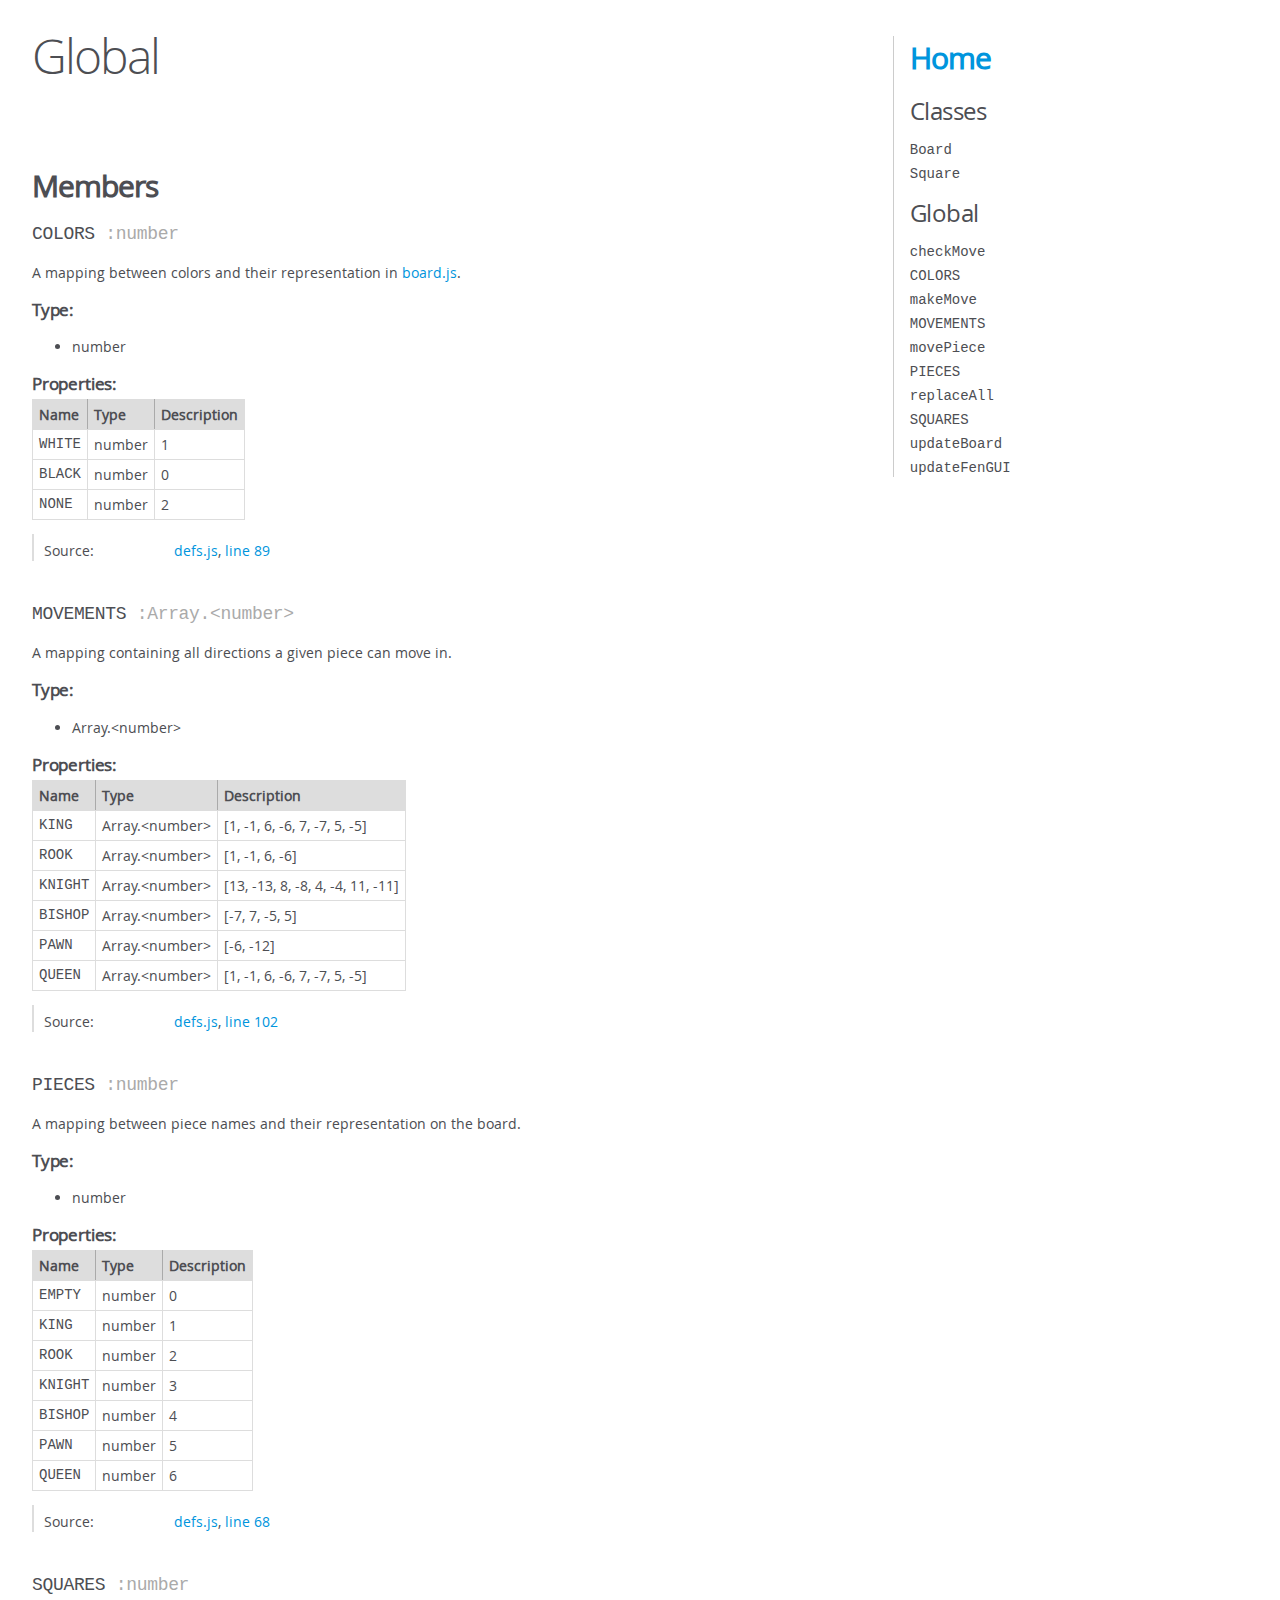
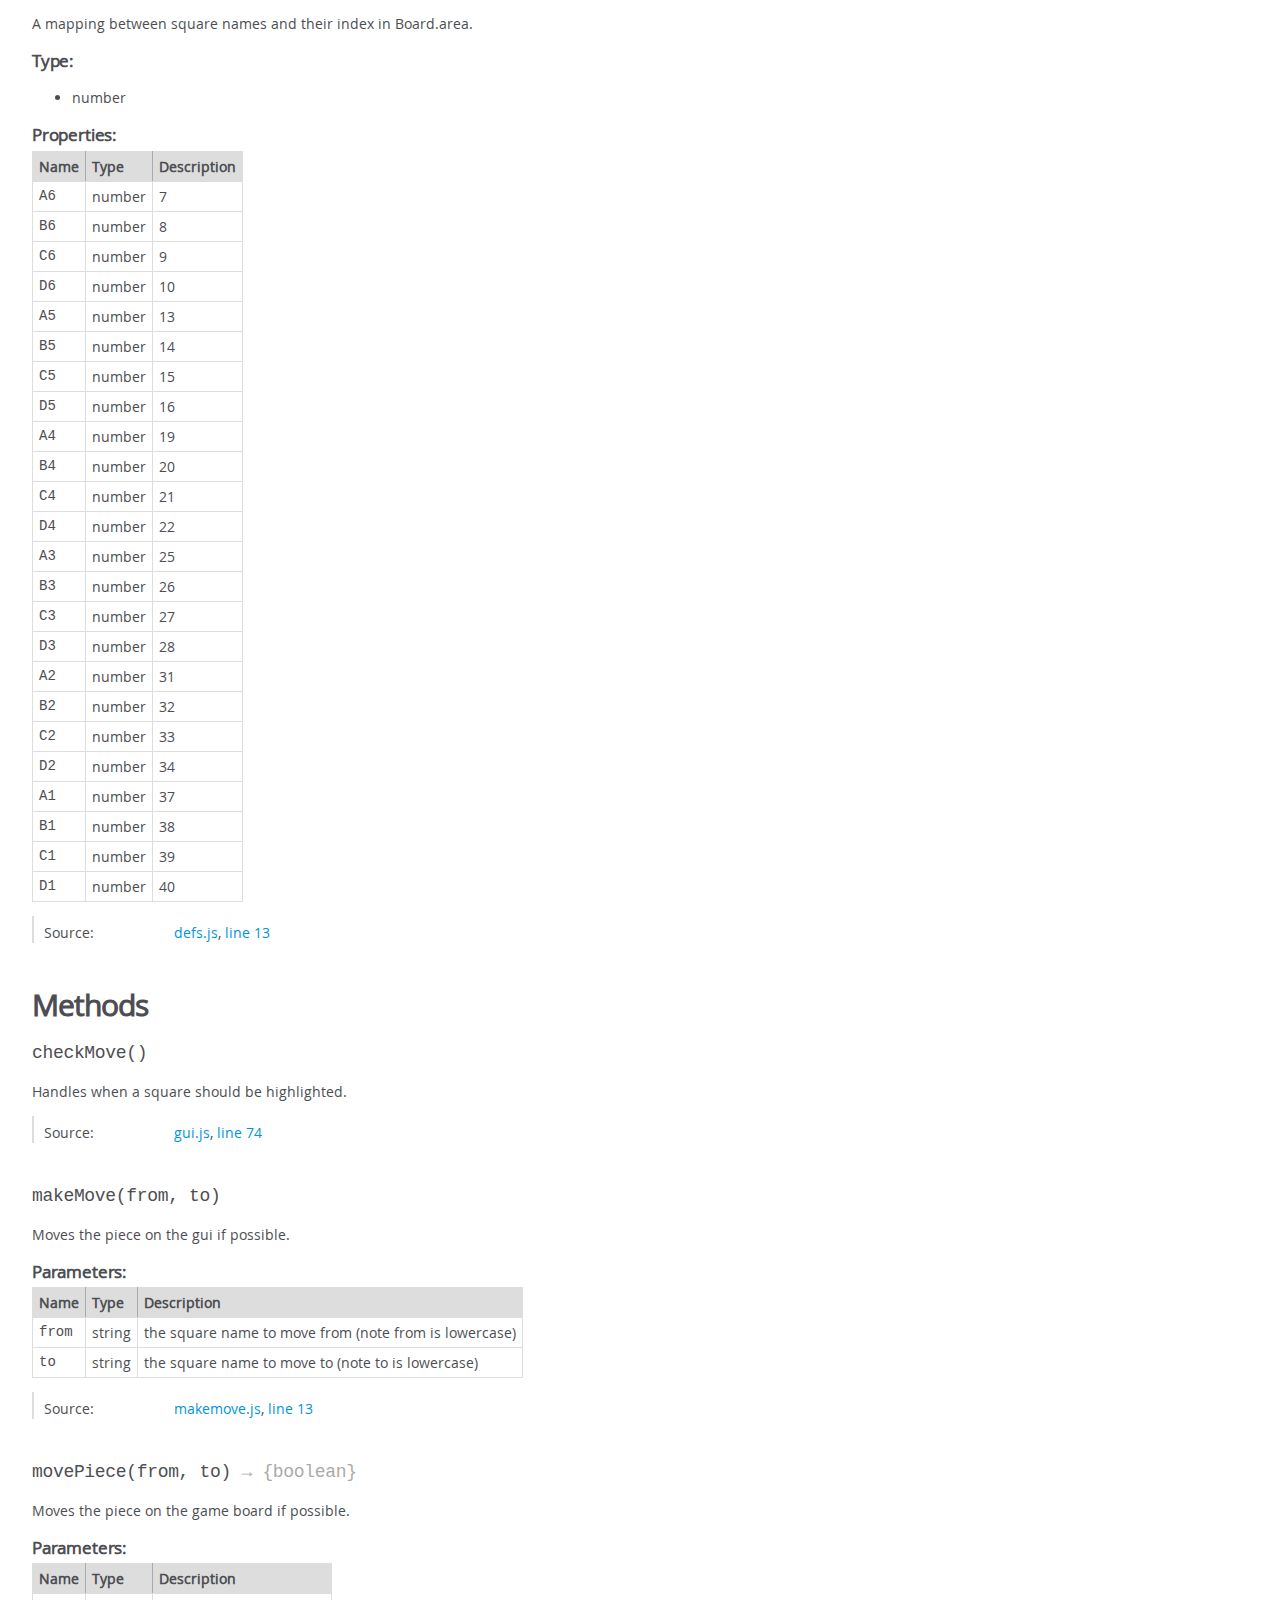
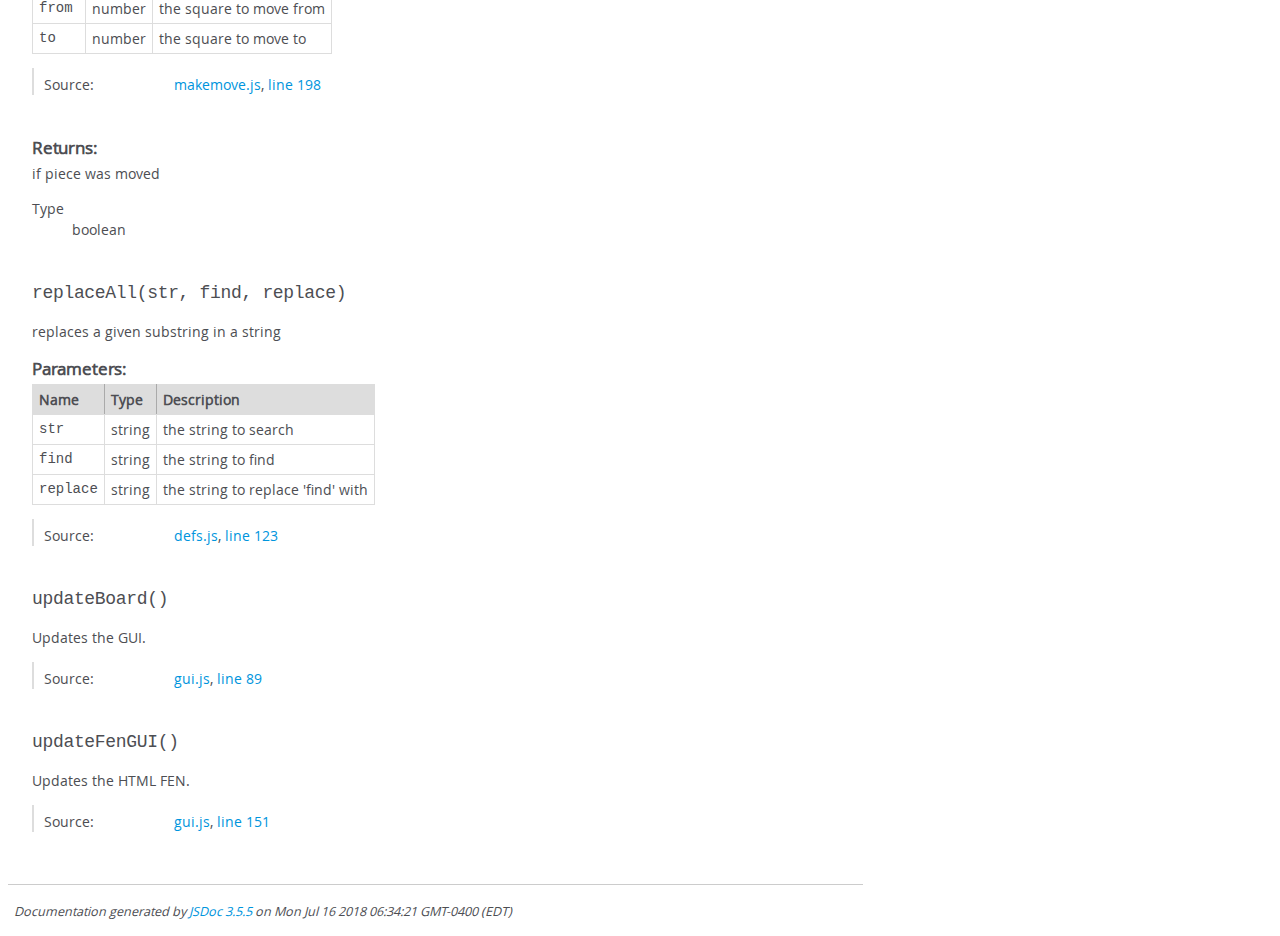
<file: js/out/global.html>
<!DOCTYPE html>
<html lang="en">
<head>
    <meta charset="utf-8">
    <title>JSDoc: Global</title>

    <script src="scripts/prettify/prettify.js"> </script>
    <script src="scripts/prettify/lang-css.js"> </script>
    <!--[if lt IE 9]>
      <script src="//html5shiv.googlecode.com/svn/trunk/html5.js"></script>
    <![endif]-->
    <link type="text/css" rel="stylesheet" href="styles/prettify-tomorrow.css">
    <link type="text/css" rel="stylesheet" href="styles/jsdoc-default.css">
</head>

<body>

<div id="main">

    <h1 class="page-title">Global</h1>

    




<section>

<header>
    
        <h2></h2>
        
    
</header>

<article>
    <div class="container-overview">
    
        

        


<dl class="details">

    

    

    

    

    

    

    

    

    

    

    

    

    

    

    

    
</dl>


        
    
    </div>

    

    

    

    

    

    

    
        <h3 class="subsection-title">Members</h3>

        
            
<h4 class="name" id="COLORS"><span class="type-signature"></span>COLORS<span class="type-signature"> :number</span></h4>




<div class="description">
    A mapping between colors and their representation in <a href="board.js.html">board.js</a>.
</div>



    <h5>Type:</h5>
    <ul>
        <li>
            
<span class="param-type">number</span>


        </li>
    </ul>





    <h5 class="subsection-title">Properties:</h5>

    

<table class="props">
    <thead>
    <tr>
        
        <th>Name</th>
        

        <th>Type</th>

        

        

        <th class="last">Description</th>
    </tr>
    </thead>

    <tbody>
    

        <tr>
            
                <td class="name"><code>WHITE</code></td>
            

            <td class="type">
            
                
<span class="param-type">number</span>


            
            </td>

            

            

            <td class="description last">1</td>
        </tr>

    

        <tr>
            
                <td class="name"><code>BLACK</code></td>
            

            <td class="type">
            
                
<span class="param-type">number</span>


            
            </td>

            

            

            <td class="description last">0</td>
        </tr>

    

        <tr>
            
                <td class="name"><code>NONE</code></td>
            

            <td class="type">
            
                
<span class="param-type">number</span>


            
            </td>

            

            

            <td class="description last">2</td>
        </tr>

    
    </tbody>
</table>




<dl class="details">

    

    

    

    

    

    

    

    

    

    

    

    

    
    <dt class="tag-source">Source:</dt>
    <dd class="tag-source"><ul class="dummy"><li>
        <a href="defs.js.html">defs.js</a>, <a href="defs.js.html#line89">line 89</a>
    </li></ul></dd>
    

    

    

    
</dl>






        
            
<h4 class="name" id="MOVEMENTS"><span class="type-signature"></span>MOVEMENTS<span class="type-signature"> :Array.&lt;number></span></h4>




<div class="description">
    A mapping containing all directions a given piece can move in.
</div>



    <h5>Type:</h5>
    <ul>
        <li>
            
<span class="param-type">Array.&lt;number></span>


        </li>
    </ul>





    <h5 class="subsection-title">Properties:</h5>

    

<table class="props">
    <thead>
    <tr>
        
        <th>Name</th>
        

        <th>Type</th>

        

        

        <th class="last">Description</th>
    </tr>
    </thead>

    <tbody>
    

        <tr>
            
                <td class="name"><code>KING</code></td>
            

            <td class="type">
            
                
<span class="param-type">Array.&lt;number></span>


            
            </td>

            

            

            <td class="description last">[1, -1, 6, -6, 7, -7, 5, -5]</td>
        </tr>

    

        <tr>
            
                <td class="name"><code>ROOK</code></td>
            

            <td class="type">
            
                
<span class="param-type">Array.&lt;number></span>


            
            </td>

            

            

            <td class="description last">[1, -1, 6, -6]</td>
        </tr>

    

        <tr>
            
                <td class="name"><code>KNIGHT</code></td>
            

            <td class="type">
            
                
<span class="param-type">Array.&lt;number></span>


            
            </td>

            

            

            <td class="description last">[13, -13, 8, -8, 4, -4, 11, -11]</td>
        </tr>

    

        <tr>
            
                <td class="name"><code>BISHOP</code></td>
            

            <td class="type">
            
                
<span class="param-type">Array.&lt;number></span>


            
            </td>

            

            

            <td class="description last">[-7, 7, -5, 5]</td>
        </tr>

    

        <tr>
            
                <td class="name"><code>PAWN</code></td>
            

            <td class="type">
            
                
<span class="param-type">Array.&lt;number></span>


            
            </td>

            

            

            <td class="description last">[-6, -12]</td>
        </tr>

    

        <tr>
            
                <td class="name"><code>QUEEN</code></td>
            

            <td class="type">
            
                
<span class="param-type">Array.&lt;number></span>


            
            </td>

            

            

            <td class="description last">[1, -1, 6, -6, 7, -7, 5, -5]</td>
        </tr>

    
    </tbody>
</table>




<dl class="details">

    

    

    

    

    

    

    

    

    

    

    

    

    
    <dt class="tag-source">Source:</dt>
    <dd class="tag-source"><ul class="dummy"><li>
        <a href="defs.js.html">defs.js</a>, <a href="defs.js.html#line102">line 102</a>
    </li></ul></dd>
    

    

    

    
</dl>






        
            
<h4 class="name" id="PIECES"><span class="type-signature"></span>PIECES<span class="type-signature"> :number</span></h4>




<div class="description">
    A mapping between piece names and their representation on the board.
</div>



    <h5>Type:</h5>
    <ul>
        <li>
            
<span class="param-type">number</span>


        </li>
    </ul>





    <h5 class="subsection-title">Properties:</h5>

    

<table class="props">
    <thead>
    <tr>
        
        <th>Name</th>
        

        <th>Type</th>

        

        

        <th class="last">Description</th>
    </tr>
    </thead>

    <tbody>
    

        <tr>
            
                <td class="name"><code>EMPTY</code></td>
            

            <td class="type">
            
                
<span class="param-type">number</span>


            
            </td>

            

            

            <td class="description last">0</td>
        </tr>

    

        <tr>
            
                <td class="name"><code>KING</code></td>
            

            <td class="type">
            
                
<span class="param-type">number</span>


            
            </td>

            

            

            <td class="description last">1</td>
        </tr>

    

        <tr>
            
                <td class="name"><code>ROOK</code></td>
            

            <td class="type">
            
                
<span class="param-type">number</span>


            
            </td>

            

            

            <td class="description last">2</td>
        </tr>

    

        <tr>
            
                <td class="name"><code>KNIGHT</code></td>
            

            <td class="type">
            
                
<span class="param-type">number</span>


            
            </td>

            

            

            <td class="description last">3</td>
        </tr>

    

        <tr>
            
                <td class="name"><code>BISHOP</code></td>
            

            <td class="type">
            
                
<span class="param-type">number</span>


            
            </td>

            

            

            <td class="description last">4</td>
        </tr>

    

        <tr>
            
                <td class="name"><code>PAWN</code></td>
            

            <td class="type">
            
                
<span class="param-type">number</span>


            
            </td>

            

            

            <td class="description last">5</td>
        </tr>

    

        <tr>
            
                <td class="name"><code>QUEEN</code></td>
            

            <td class="type">
            
                
<span class="param-type">number</span>


            
            </td>

            

            

            <td class="description last">6</td>
        </tr>

    
    </tbody>
</table>




<dl class="details">

    

    

    

    

    

    

    

    

    

    

    

    

    
    <dt class="tag-source">Source:</dt>
    <dd class="tag-source"><ul class="dummy"><li>
        <a href="defs.js.html">defs.js</a>, <a href="defs.js.html#line68">line 68</a>
    </li></ul></dd>
    

    

    

    
</dl>






        
            
<h4 class="name" id="SQUARES"><span class="type-signature"></span>SQUARES<span class="type-signature"> :number</span></h4>




<div class="description">
    A mapping between square names and their index in Board.area.
</div>



    <h5>Type:</h5>
    <ul>
        <li>
            
<span class="param-type">number</span>


        </li>
    </ul>





    <h5 class="subsection-title">Properties:</h5>

    

<table class="props">
    <thead>
    <tr>
        
        <th>Name</th>
        

        <th>Type</th>

        

        

        <th class="last">Description</th>
    </tr>
    </thead>

    <tbody>
    

        <tr>
            
                <td class="name"><code>A6</code></td>
            

            <td class="type">
            
                
<span class="param-type">number</span>


            
            </td>

            

            

            <td class="description last">7</td>
        </tr>

    

        <tr>
            
                <td class="name"><code>B6</code></td>
            

            <td class="type">
            
                
<span class="param-type">number</span>


            
            </td>

            

            

            <td class="description last">8</td>
        </tr>

    

        <tr>
            
                <td class="name"><code>C6</code></td>
            

            <td class="type">
            
                
<span class="param-type">number</span>


            
            </td>

            

            

            <td class="description last">9</td>
        </tr>

    

        <tr>
            
                <td class="name"><code>D6</code></td>
            

            <td class="type">
            
                
<span class="param-type">number</span>


            
            </td>

            

            

            <td class="description last">10</td>
        </tr>

    

        <tr>
            
                <td class="name"><code>A5</code></td>
            

            <td class="type">
            
                
<span class="param-type">number</span>


            
            </td>

            

            

            <td class="description last">13</td>
        </tr>

    

        <tr>
            
                <td class="name"><code>B5</code></td>
            

            <td class="type">
            
                
<span class="param-type">number</span>


            
            </td>

            

            

            <td class="description last">14</td>
        </tr>

    

        <tr>
            
                <td class="name"><code>C5</code></td>
            

            <td class="type">
            
                
<span class="param-type">number</span>


            
            </td>

            

            

            <td class="description last">15</td>
        </tr>

    

        <tr>
            
                <td class="name"><code>D5</code></td>
            

            <td class="type">
            
                
<span class="param-type">number</span>


            
            </td>

            

            

            <td class="description last">16</td>
        </tr>

    

        <tr>
            
                <td class="name"><code>A4</code></td>
            

            <td class="type">
            
                
<span class="param-type">number</span>


            
            </td>

            

            

            <td class="description last">19</td>
        </tr>

    

        <tr>
            
                <td class="name"><code>B4</code></td>
            

            <td class="type">
            
                
<span class="param-type">number</span>


            
            </td>

            

            

            <td class="description last">20</td>
        </tr>

    

        <tr>
            
                <td class="name"><code>C4</code></td>
            

            <td class="type">
            
                
<span class="param-type">number</span>


            
            </td>

            

            

            <td class="description last">21</td>
        </tr>

    

        <tr>
            
                <td class="name"><code>D4</code></td>
            

            <td class="type">
            
                
<span class="param-type">number</span>


            
            </td>

            

            

            <td class="description last">22</td>
        </tr>

    

        <tr>
            
                <td class="name"><code>A3</code></td>
            

            <td class="type">
            
                
<span class="param-type">number</span>


            
            </td>

            

            

            <td class="description last">25</td>
        </tr>

    

        <tr>
            
                <td class="name"><code>B3</code></td>
            

            <td class="type">
            
                
<span class="param-type">number</span>


            
            </td>

            

            

            <td class="description last">26</td>
        </tr>

    

        <tr>
            
                <td class="name"><code>C3</code></td>
            

            <td class="type">
            
                
<span class="param-type">number</span>


            
            </td>

            

            

            <td class="description last">27</td>
        </tr>

    

        <tr>
            
                <td class="name"><code>D3</code></td>
            

            <td class="type">
            
                
<span class="param-type">number</span>


            
            </td>

            

            

            <td class="description last">28</td>
        </tr>

    

        <tr>
            
                <td class="name"><code>A2</code></td>
            

            <td class="type">
            
                
<span class="param-type">number</span>


            
            </td>

            

            

            <td class="description last">31</td>
        </tr>

    

        <tr>
            
                <td class="name"><code>B2</code></td>
            

            <td class="type">
            
                
<span class="param-type">number</span>


            
            </td>

            

            

            <td class="description last">32</td>
        </tr>

    

        <tr>
            
                <td class="name"><code>C2</code></td>
            

            <td class="type">
            
                
<span class="param-type">number</span>


            
            </td>

            

            

            <td class="description last">33</td>
        </tr>

    

        <tr>
            
                <td class="name"><code>D2</code></td>
            

            <td class="type">
            
                
<span class="param-type">number</span>


            
            </td>

            

            

            <td class="description last">34</td>
        </tr>

    

        <tr>
            
                <td class="name"><code>A1</code></td>
            

            <td class="type">
            
                
<span class="param-type">number</span>


            
            </td>

            

            

            <td class="description last">37</td>
        </tr>

    

        <tr>
            
                <td class="name"><code>B1</code></td>
            

            <td class="type">
            
                
<span class="param-type">number</span>


            
            </td>

            

            

            <td class="description last">38</td>
        </tr>

    

        <tr>
            
                <td class="name"><code>C1</code></td>
            

            <td class="type">
            
                
<span class="param-type">number</span>


            
            </td>

            

            

            <td class="description last">39</td>
        </tr>

    

        <tr>
            
                <td class="name"><code>D1</code></td>
            

            <td class="type">
            
                
<span class="param-type">number</span>


            
            </td>

            

            

            <td class="description last">40</td>
        </tr>

    
    </tbody>
</table>




<dl class="details">

    

    

    

    

    

    

    

    

    

    

    

    

    
    <dt class="tag-source">Source:</dt>
    <dd class="tag-source"><ul class="dummy"><li>
        <a href="defs.js.html">defs.js</a>, <a href="defs.js.html#line13">line 13</a>
    </li></ul></dd>
    

    

    

    
</dl>






        
    

    
        <h3 class="subsection-title">Methods</h3>

        
            

    

    
    <h4 class="name" id="checkMove"><span class="type-signature"></span>checkMove<span class="signature">()</span><span class="type-signature"></span></h4>
    

    



<div class="description">
    Handles when a square should be highlighted.
</div>













<dl class="details">

    

    

    

    

    

    

    

    

    

    

    

    

    
    <dt class="tag-source">Source:</dt>
    <dd class="tag-source"><ul class="dummy"><li>
        <a href="gui.js.html">gui.js</a>, <a href="gui.js.html#line74">line 74</a>
    </li></ul></dd>
    

    

    

    
</dl>


















        
            

    

    
    <h4 class="name" id="makeMove"><span class="type-signature"></span>makeMove<span class="signature">(from, to)</span><span class="type-signature"></span></h4>
    

    



<div class="description">
    Moves the piece on the gui if possible.
</div>









    <h5>Parameters:</h5>
    

<table class="params">
    <thead>
    <tr>
        
        <th>Name</th>
        

        <th>Type</th>

        

        

        <th class="last">Description</th>
    </tr>
    </thead>

    <tbody>
    

        <tr>
            
                <td class="name"><code>from</code></td>
            

            <td class="type">
            
                
<span class="param-type">string</span>


            
            </td>

            

            

            <td class="description last">the square name to move from (note from is lowercase)</td>
        </tr>

    

        <tr>
            
                <td class="name"><code>to</code></td>
            

            <td class="type">
            
                
<span class="param-type">string</span>


            
            </td>

            

            

            <td class="description last">the square name to move to (note to is lowercase)</td>
        </tr>

    
    </tbody>
</table>






<dl class="details">

    

    

    

    

    

    

    

    

    

    

    

    

    
    <dt class="tag-source">Source:</dt>
    <dd class="tag-source"><ul class="dummy"><li>
        <a href="makemove.js.html">makemove.js</a>, <a href="makemove.js.html#line13">line 13</a>
    </li></ul></dd>
    

    

    

    
</dl>


















        
            

    

    
    <h4 class="name" id="movePiece"><span class="type-signature"></span>movePiece<span class="signature">(from, to)</span><span class="type-signature"> &rarr; {boolean}</span></h4>
    

    



<div class="description">
    Moves the piece on the game board if possible.
</div>









    <h5>Parameters:</h5>
    

<table class="params">
    <thead>
    <tr>
        
        <th>Name</th>
        

        <th>Type</th>

        

        

        <th class="last">Description</th>
    </tr>
    </thead>

    <tbody>
    

        <tr>
            
                <td class="name"><code>from</code></td>
            

            <td class="type">
            
                
<span class="param-type">number</span>


            
            </td>

            

            

            <td class="description last">the square to move from</td>
        </tr>

    

        <tr>
            
                <td class="name"><code>to</code></td>
            

            <td class="type">
            
                
<span class="param-type">number</span>


            
            </td>

            

            

            <td class="description last">the square to move to</td>
        </tr>

    
    </tbody>
</table>






<dl class="details">

    

    

    

    

    

    

    

    

    

    

    

    

    
    <dt class="tag-source">Source:</dt>
    <dd class="tag-source"><ul class="dummy"><li>
        <a href="makemove.js.html">makemove.js</a>, <a href="makemove.js.html#line198">line 198</a>
    </li></ul></dd>
    

    

    

    
</dl>













<h5>Returns:</h5>

        
<div class="param-desc">
    if piece was moved
</div>



<dl>
    <dt>
        Type
    </dt>
    <dd>
        
<span class="param-type">boolean</span>


    </dd>
</dl>

    





        
            

    

    
    <h4 class="name" id="replaceAll"><span class="type-signature"></span>replaceAll<span class="signature">(str, find, replace)</span><span class="type-signature"></span></h4>
    

    



<div class="description">
    replaces a given substring in a string
</div>









    <h5>Parameters:</h5>
    

<table class="params">
    <thead>
    <tr>
        
        <th>Name</th>
        

        <th>Type</th>

        

        

        <th class="last">Description</th>
    </tr>
    </thead>

    <tbody>
    

        <tr>
            
                <td class="name"><code>str</code></td>
            

            <td class="type">
            
                
<span class="param-type">string</span>


            
            </td>

            

            

            <td class="description last">the string to search</td>
        </tr>

    

        <tr>
            
                <td class="name"><code>find</code></td>
            

            <td class="type">
            
                
<span class="param-type">string</span>


            
            </td>

            

            

            <td class="description last">the string to find</td>
        </tr>

    

        <tr>
            
                <td class="name"><code>replace</code></td>
            

            <td class="type">
            
                
<span class="param-type">string</span>


            
            </td>

            

            

            <td class="description last">the string to replace 'find' with</td>
        </tr>

    
    </tbody>
</table>






<dl class="details">

    

    

    

    

    

    

    

    

    

    

    

    

    
    <dt class="tag-source">Source:</dt>
    <dd class="tag-source"><ul class="dummy"><li>
        <a href="defs.js.html">defs.js</a>, <a href="defs.js.html#line123">line 123</a>
    </li></ul></dd>
    

    

    

    
</dl>


















        
            

    

    
    <h4 class="name" id="updateBoard"><span class="type-signature"></span>updateBoard<span class="signature">()</span><span class="type-signature"></span></h4>
    

    



<div class="description">
    Updates the GUI.
</div>













<dl class="details">

    

    

    

    

    

    

    

    

    

    

    

    

    
    <dt class="tag-source">Source:</dt>
    <dd class="tag-source"><ul class="dummy"><li>
        <a href="gui.js.html">gui.js</a>, <a href="gui.js.html#line89">line 89</a>
    </li></ul></dd>
    

    

    

    
</dl>


















        
            

    

    
    <h4 class="name" id="updateFenGUI"><span class="type-signature"></span>updateFenGUI<span class="signature">()</span><span class="type-signature"></span></h4>
    

    



<div class="description">
    Updates the HTML FEN.
</div>













<dl class="details">

    

    

    

    

    

    

    

    

    

    

    

    

    
    <dt class="tag-source">Source:</dt>
    <dd class="tag-source"><ul class="dummy"><li>
        <a href="gui.js.html">gui.js</a>, <a href="gui.js.html#line151">line 151</a>
    </li></ul></dd>
    

    

    

    
</dl>


















        
    

    

    
</article>

</section>




</div>

<nav>
    <h2><a href="index.html">Home</a></h2><h3>Classes</h3><ul><li><a href="Board.html">Board</a></li><li><a href="Square.html">Square</a></li></ul><h3>Global</h3><ul><li><a href="global.html#checkMove">checkMove</a></li><li><a href="global.html#COLORS">COLORS</a></li><li><a href="global.html#makeMove">makeMove</a></li><li><a href="global.html#MOVEMENTS">MOVEMENTS</a></li><li><a href="global.html#movePiece">movePiece</a></li><li><a href="global.html#PIECES">PIECES</a></li><li><a href="global.html#replaceAll">replaceAll</a></li><li><a href="global.html#SQUARES">SQUARES</a></li><li><a href="global.html#updateBoard">updateBoard</a></li><li><a href="global.html#updateFenGUI">updateFenGUI</a></li></ul>
</nav>

<br class="clear">

<footer>
    Documentation generated by <a href="https://github.com/jsdoc3/jsdoc">JSDoc 3.5.5</a> on Mon Jul 16 2018 06:34:21 GMT-0400 (EDT)
</footer>

<script> prettyPrint(); </script>
<script src="scripts/linenumber.js"> </script>
</body>
</html>
</file>
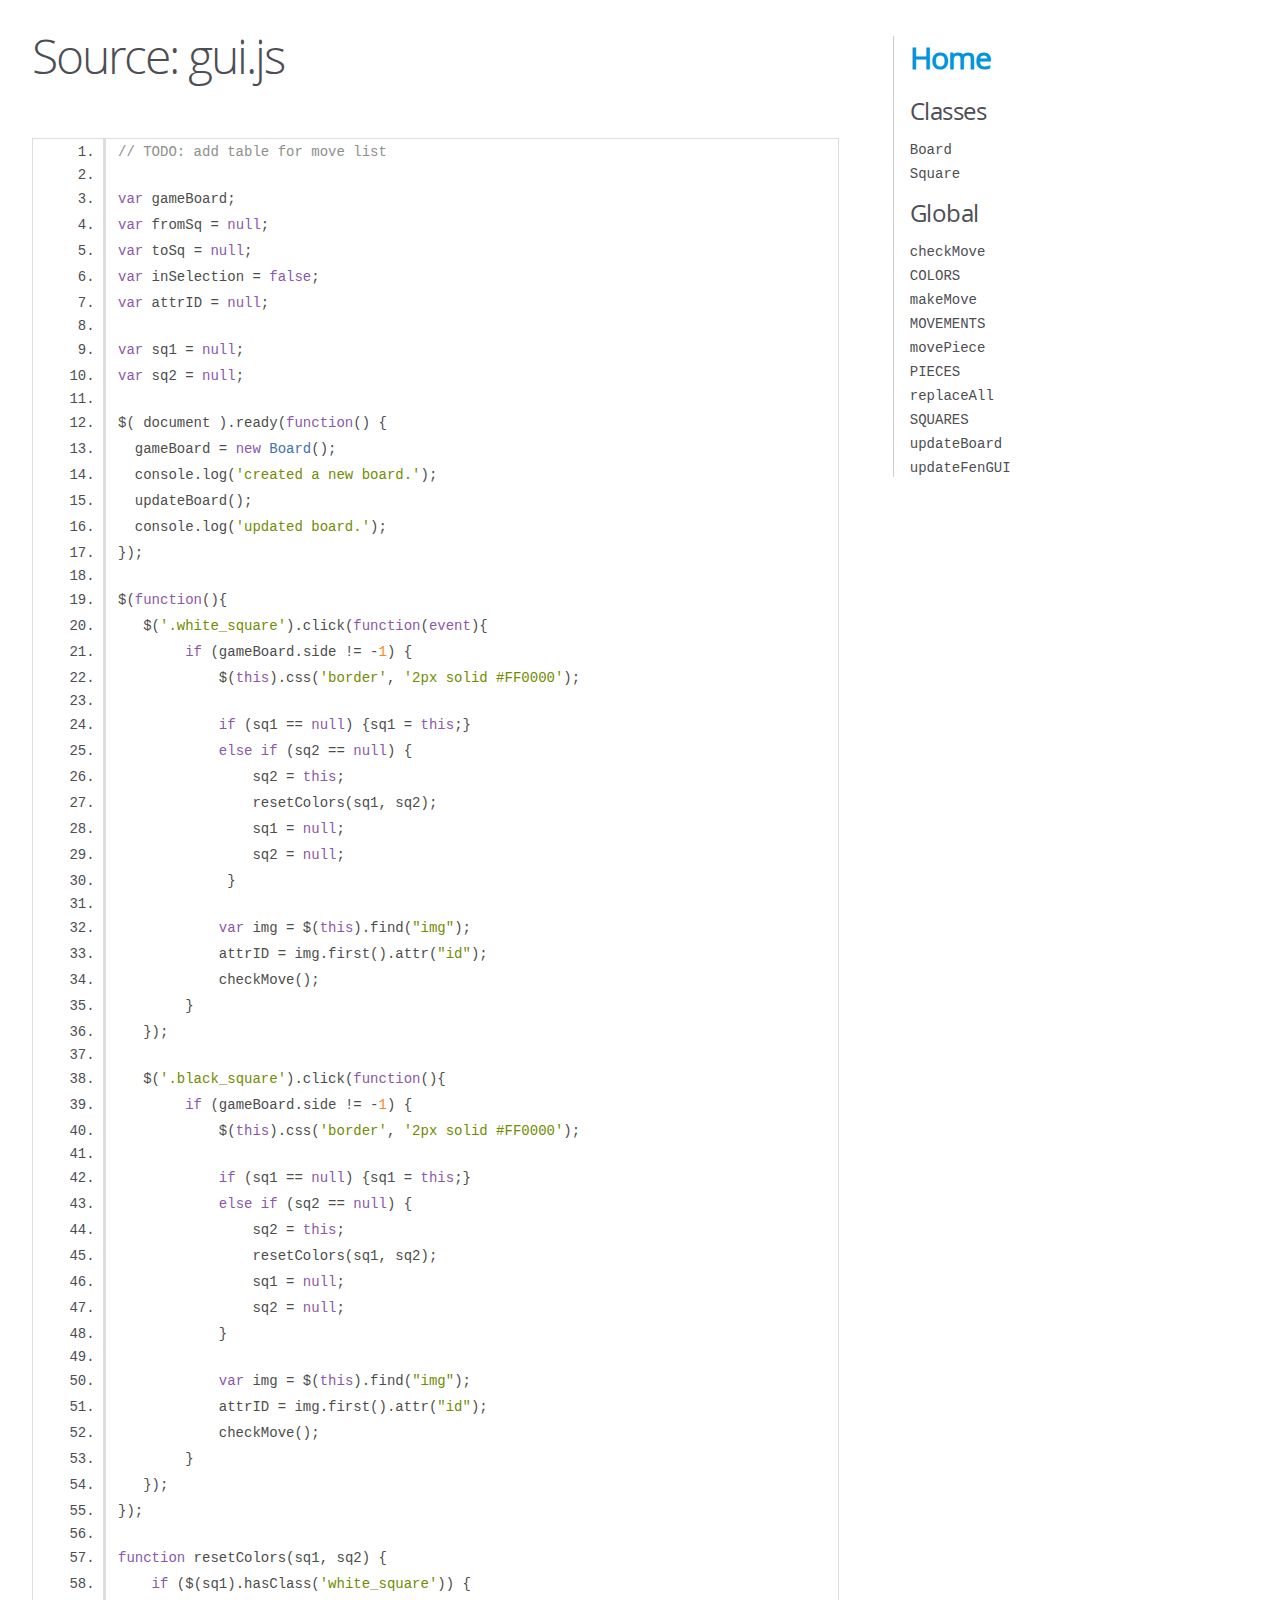
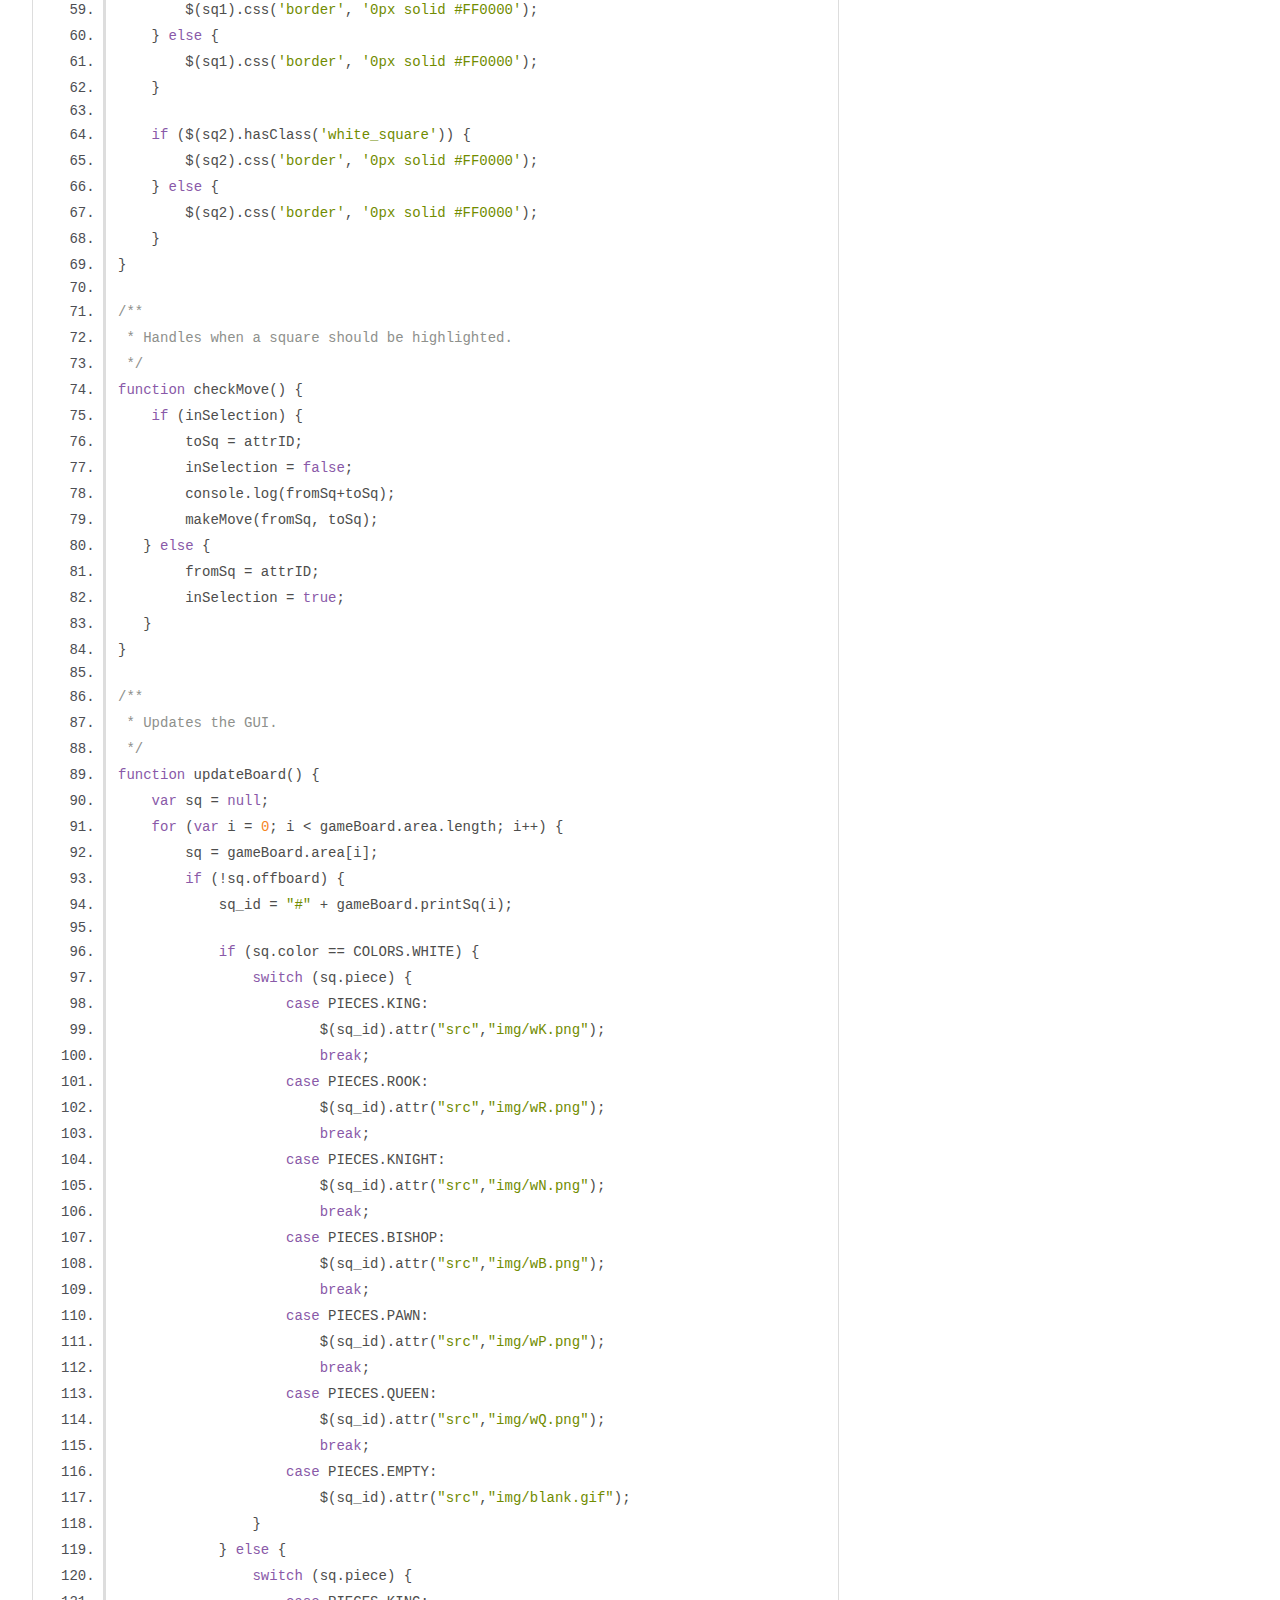
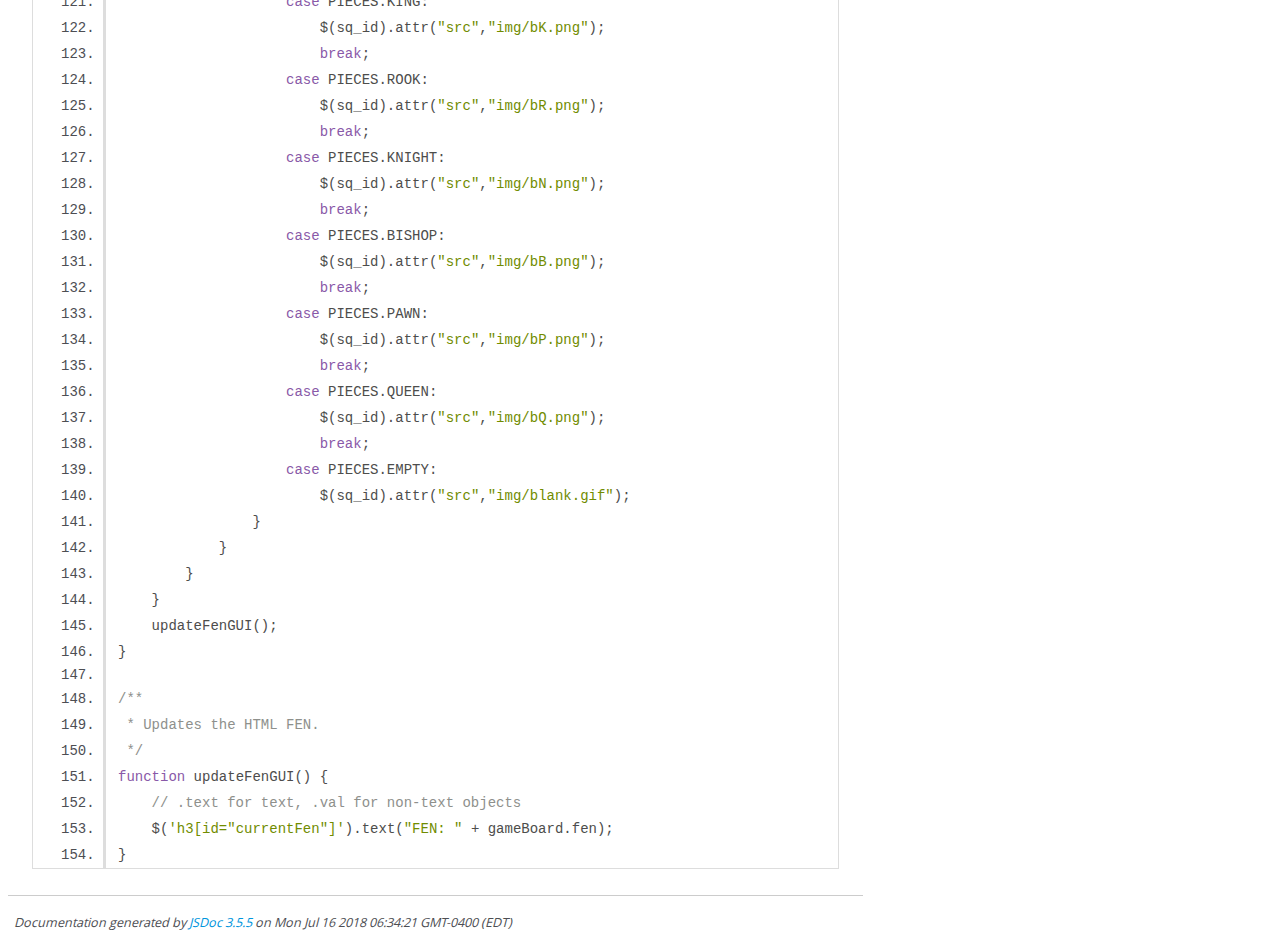
<file: js/out/gui.js.html>
<!DOCTYPE html>
<html lang="en">
<head>
    <meta charset="utf-8">
    <title>JSDoc: Source: gui.js</title>

    <script src="scripts/prettify/prettify.js"> </script>
    <script src="scripts/prettify/lang-css.js"> </script>
    <!--[if lt IE 9]>
      <script src="//html5shiv.googlecode.com/svn/trunk/html5.js"></script>
    <![endif]-->
    <link type="text/css" rel="stylesheet" href="styles/prettify-tomorrow.css">
    <link type="text/css" rel="stylesheet" href="styles/jsdoc-default.css">
</head>

<body>

<div id="main">

    <h1 class="page-title">Source: gui.js</h1>

    



    
    <section>
        <article>
            <pre class="prettyprint source linenums"><code>// TODO: add table for move list

var gameBoard;
var fromSq = null;
var toSq = null;
var inSelection = false;
var attrID = null;

var sq1 = null;
var sq2 = null;

$( document ).ready(function() {
  gameBoard = new Board();
  console.log('created a new board.');
  updateBoard();
  console.log('updated board.');
});

$(function(){
   $('.white_square').click(function(event){
        if (gameBoard.side != -1) {
            $(this).css('border', '2px solid #FF0000');

            if (sq1 == null) {sq1 = this;}
            else if (sq2 == null) {
                sq2 = this;
                resetColors(sq1, sq2);
                sq1 = null;
                sq2 = null;
             }

            var img = $(this).find("img");
            attrID = img.first().attr("id");
            checkMove();
        }
   });

   $('.black_square').click(function(){
        if (gameBoard.side != -1) {
            $(this).css('border', '2px solid #FF0000');

            if (sq1 == null) {sq1 = this;}
            else if (sq2 == null) {
                sq2 = this;
                resetColors(sq1, sq2);
                sq1 = null;
                sq2 = null;
            }

            var img = $(this).find("img");
            attrID = img.first().attr("id");
            checkMove();
        }
   });
});

function resetColors(sq1, sq2) {
    if ($(sq1).hasClass('white_square')) {
        $(sq1).css('border', '0px solid #FF0000');
    } else {
        $(sq1).css('border', '0px solid #FF0000');
    }

    if ($(sq2).hasClass('white_square')) {
        $(sq2).css('border', '0px solid #FF0000');
    } else {
        $(sq2).css('border', '0px solid #FF0000');
    }
}

/**
 * Handles when a square should be highlighted.
 */
function checkMove() {
    if (inSelection) {
        toSq = attrID;
        inSelection = false;
        console.log(fromSq+toSq);
        makeMove(fromSq, toSq);
   } else {
        fromSq = attrID;
        inSelection = true;
   }
}

/**
 * Updates the GUI.
 */
function updateBoard() {
    var sq = null;
    for (var i = 0; i &lt; gameBoard.area.length; i++) {
        sq = gameBoard.area[i];
        if (!sq.offboard) {
            sq_id = "#" + gameBoard.printSq(i);

            if (sq.color == COLORS.WHITE) {
                switch (sq.piece) {
                    case PIECES.KING:
                        $(sq_id).attr("src","img/wK.png");
                        break;
                    case PIECES.ROOK:
                        $(sq_id).attr("src","img/wR.png");
                        break;
                    case PIECES.KNIGHT:
                        $(sq_id).attr("src","img/wN.png");
                        break;
                    case PIECES.BISHOP:
                        $(sq_id).attr("src","img/wB.png");
                        break;
                    case PIECES.PAWN:
                        $(sq_id).attr("src","img/wP.png");
                        break;
                    case PIECES.QUEEN:
                        $(sq_id).attr("src","img/wQ.png");
                        break;
                    case PIECES.EMPTY:
                        $(sq_id).attr("src","img/blank.gif");
                }
            } else {
                switch (sq.piece) {
                    case PIECES.KING:
                        $(sq_id).attr("src","img/bK.png");
                        break;
                    case PIECES.ROOK:
                        $(sq_id).attr("src","img/bR.png");
                        break;
                    case PIECES.KNIGHT:
                        $(sq_id).attr("src","img/bN.png");
                        break;
                    case PIECES.BISHOP:
                        $(sq_id).attr("src","img/bB.png");
                        break;
                    case PIECES.PAWN:
                        $(sq_id).attr("src","img/bP.png");
                        break;
                    case PIECES.QUEEN:
                        $(sq_id).attr("src","img/bQ.png");
                        break;
                    case PIECES.EMPTY:
                        $(sq_id).attr("src","img/blank.gif");
                }
            }
        }
    }
    updateFenGUI();
}

/**
 * Updates the HTML FEN.
 */
function updateFenGUI() {
    // .text for text, .val for non-text objects
    $('h3[id="currentFen"]').text("FEN: " + gameBoard.fen);
}</code></pre>
        </article>
    </section>




</div>

<nav>
    <h2><a href="index.html">Home</a></h2><h3>Classes</h3><ul><li><a href="Board.html">Board</a></li><li><a href="Square.html">Square</a></li></ul><h3>Global</h3><ul><li><a href="global.html#checkMove">checkMove</a></li><li><a href="global.html#COLORS">COLORS</a></li><li><a href="global.html#makeMove">makeMove</a></li><li><a href="global.html#MOVEMENTS">MOVEMENTS</a></li><li><a href="global.html#movePiece">movePiece</a></li><li><a href="global.html#PIECES">PIECES</a></li><li><a href="global.html#replaceAll">replaceAll</a></li><li><a href="global.html#SQUARES">SQUARES</a></li><li><a href="global.html#updateBoard">updateBoard</a></li><li><a href="global.html#updateFenGUI">updateFenGUI</a></li></ul>
</nav>

<br class="clear">

<footer>
    Documentation generated by <a href="https://github.com/jsdoc3/jsdoc">JSDoc 3.5.5</a> on Mon Jul 16 2018 06:34:21 GMT-0400 (EDT)
</footer>

<script> prettyPrint(); </script>
<script src="scripts/linenumber.js"> </script>
</body>
</html>
</file>
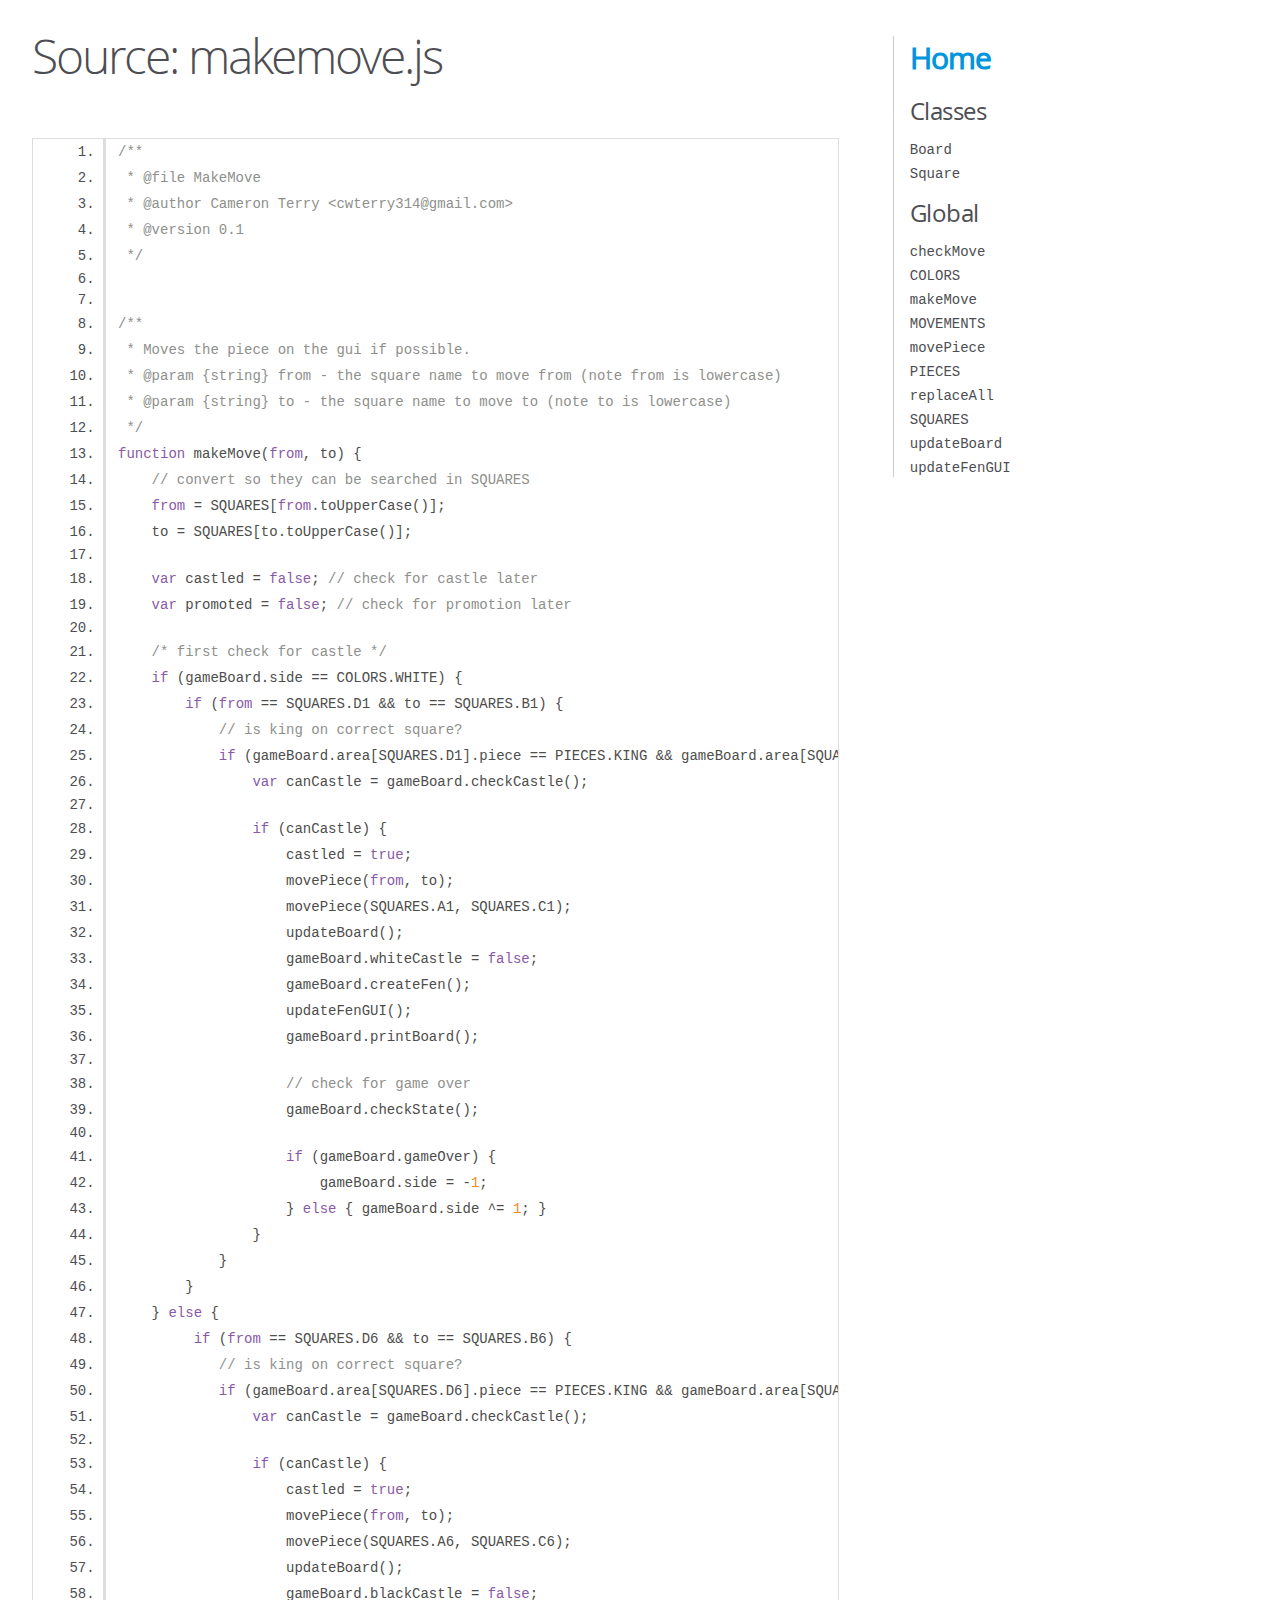
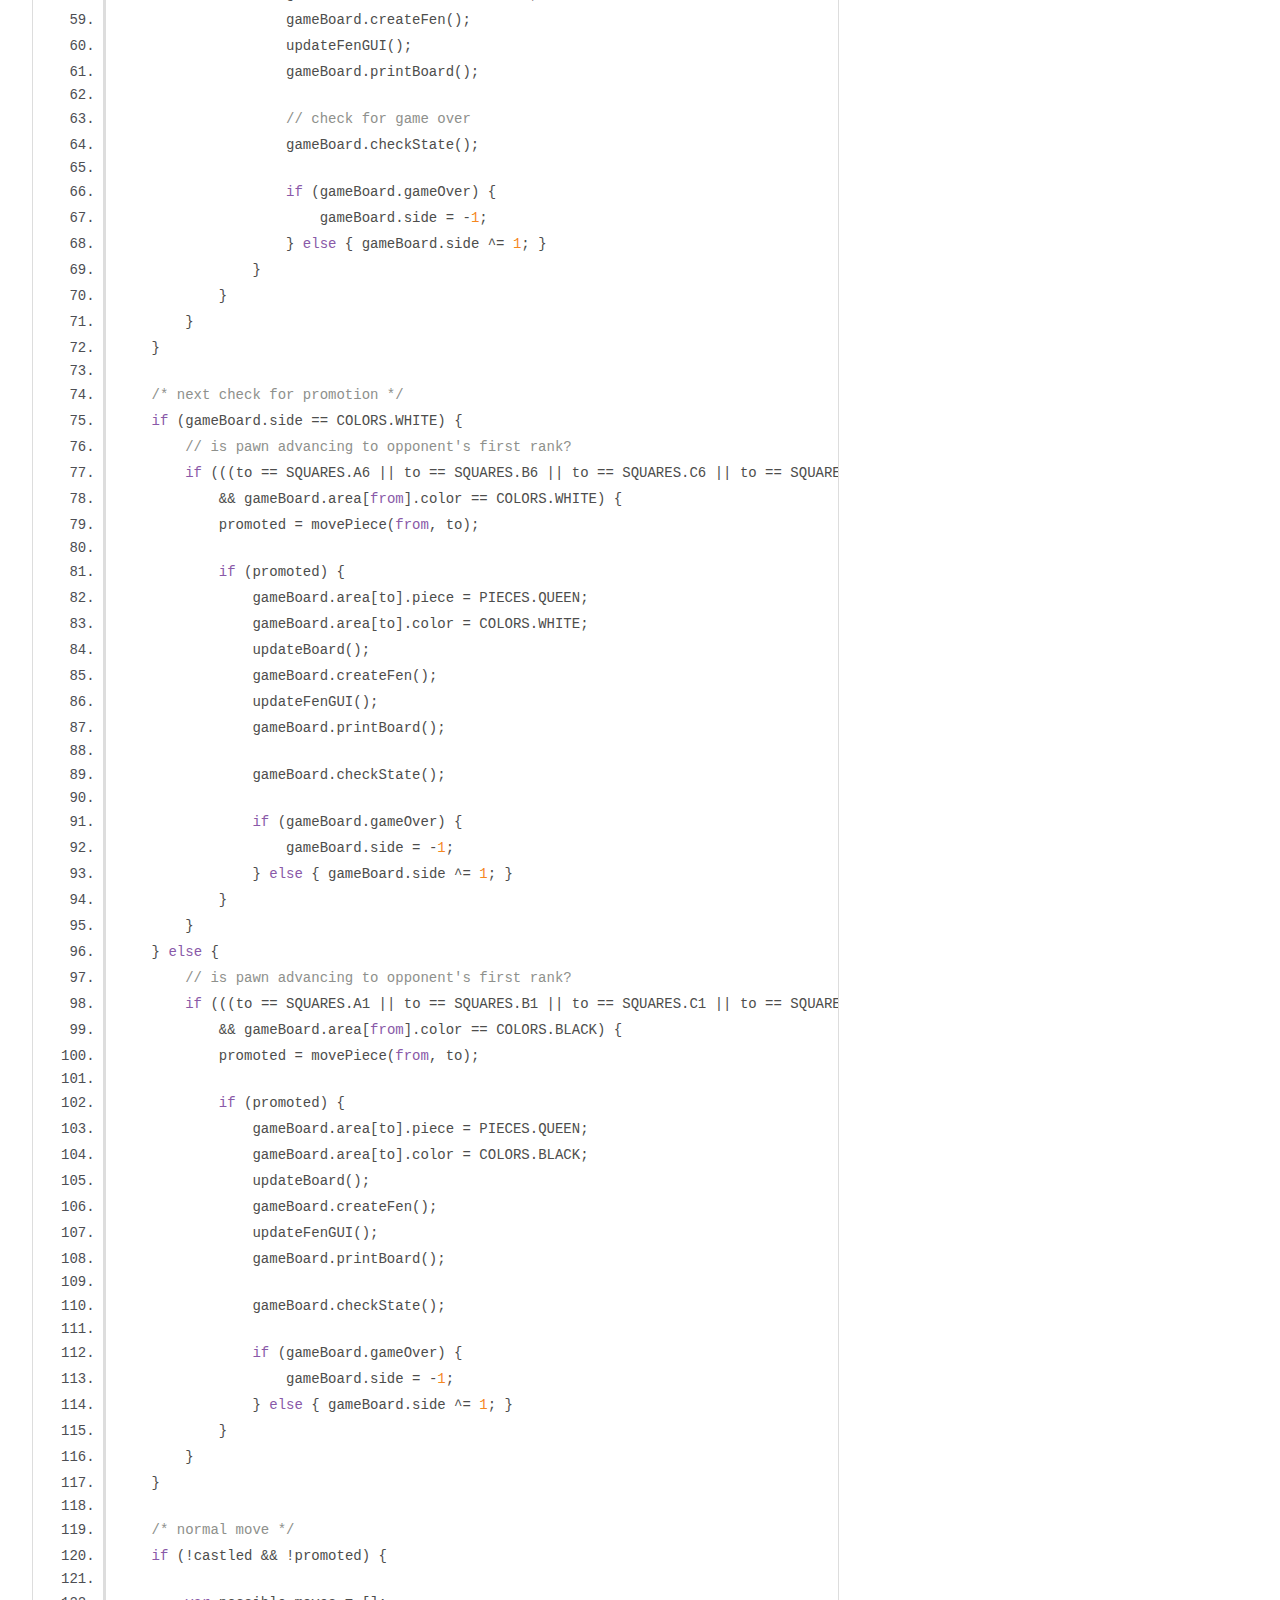
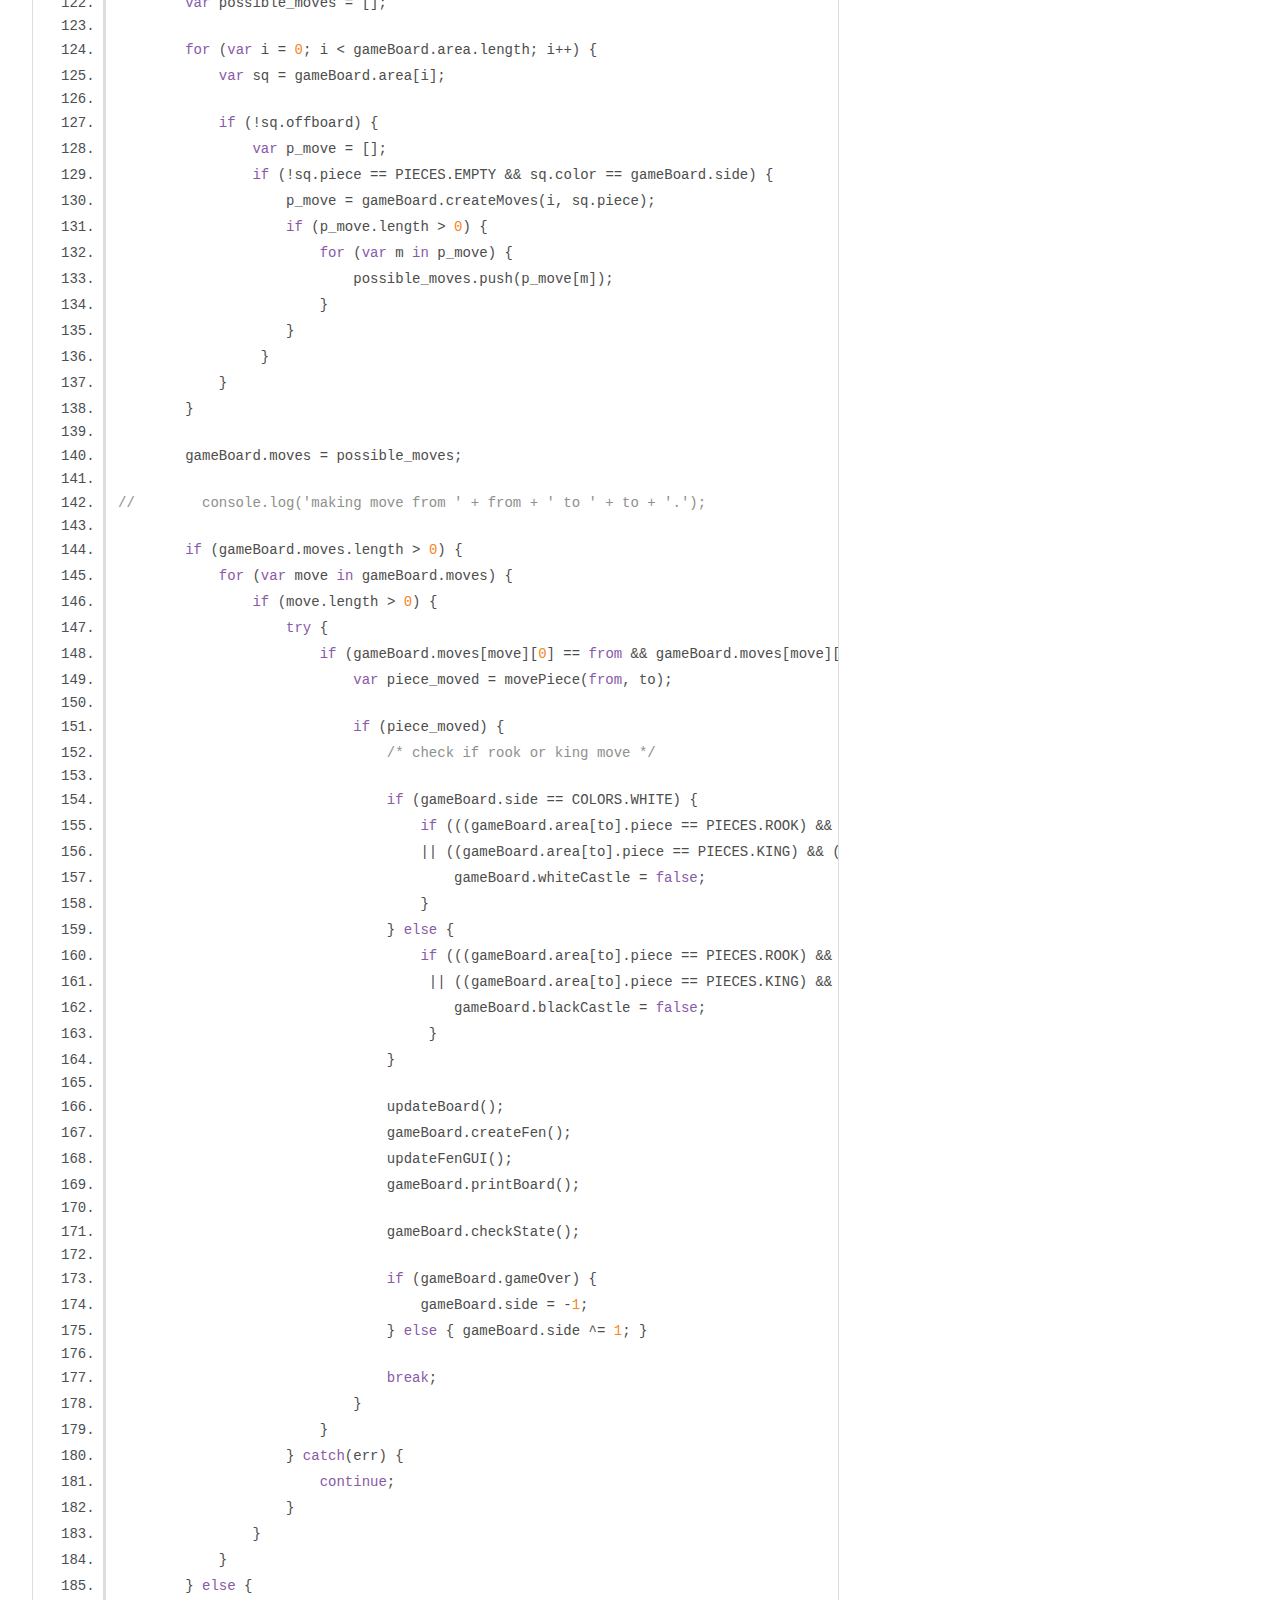
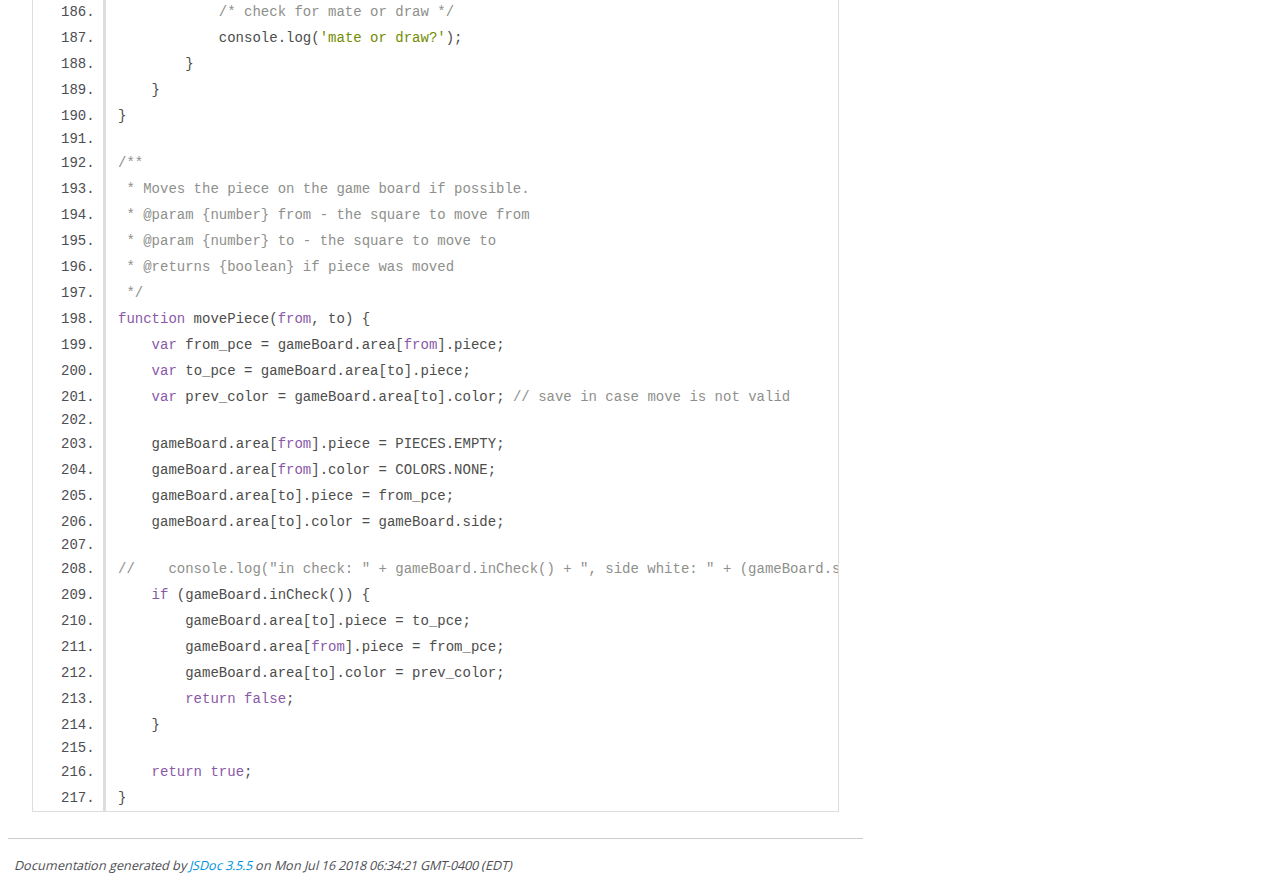
<file: js/out/makemove.js.html>
<!DOCTYPE html>
<html lang="en">
<head>
    <meta charset="utf-8">
    <title>JSDoc: Source: makemove.js</title>

    <script src="scripts/prettify/prettify.js"> </script>
    <script src="scripts/prettify/lang-css.js"> </script>
    <!--[if lt IE 9]>
      <script src="//html5shiv.googlecode.com/svn/trunk/html5.js"></script>
    <![endif]-->
    <link type="text/css" rel="stylesheet" href="styles/prettify-tomorrow.css">
    <link type="text/css" rel="stylesheet" href="styles/jsdoc-default.css">
</head>

<body>

<div id="main">

    <h1 class="page-title">Source: makemove.js</h1>

    



    
    <section>
        <article>
            <pre class="prettyprint source linenums"><code>/**
 * @file MakeMove
 * @author Cameron Terry &lt;cwterry314@gmail.com>
 * @version 0.1
 */


/**
 * Moves the piece on the gui if possible.
 * @param {string} from - the square name to move from (note from is lowercase)
 * @param {string} to - the square name to move to (note to is lowercase)
 */
function makeMove(from, to) {
    // convert so they can be searched in SQUARES
    from = SQUARES[from.toUpperCase()];
    to = SQUARES[to.toUpperCase()];

    var castled = false; // check for castle later
    var promoted = false; // check for promotion later

    /* first check for castle */
    if (gameBoard.side == COLORS.WHITE) {
        if (from == SQUARES.D1 &amp;&amp; to == SQUARES.B1) {
            // is king on correct square?
            if (gameBoard.area[SQUARES.D1].piece == PIECES.KING &amp;&amp; gameBoard.area[SQUARES.D1].color == COLORS.WHITE) {
                var canCastle = gameBoard.checkCastle();

                if (canCastle) {
                    castled = true;
                    movePiece(from, to);
                    movePiece(SQUARES.A1, SQUARES.C1);
                    updateBoard();
                    gameBoard.whiteCastle = false;
                    gameBoard.createFen();
                    updateFenGUI();
                    gameBoard.printBoard();

                    // check for game over
                    gameBoard.checkState();

                    if (gameBoard.gameOver) {
                        gameBoard.side = -1;
                    } else { gameBoard.side ^= 1; }
                }
            }
        }
    } else {
         if (from == SQUARES.D6 &amp;&amp; to == SQUARES.B6) {
            // is king on correct square?
            if (gameBoard.area[SQUARES.D6].piece == PIECES.KING &amp;&amp; gameBoard.area[SQUARES.D6].color == COLORS.BLACK) {
                var canCastle = gameBoard.checkCastle();

                if (canCastle) {
                    castled = true;
                    movePiece(from, to);
                    movePiece(SQUARES.A6, SQUARES.C6);
                    updateBoard();
                    gameBoard.blackCastle = false;
                    gameBoard.createFen();
                    updateFenGUI();
                    gameBoard.printBoard();

                    // check for game over
                    gameBoard.checkState();

                    if (gameBoard.gameOver) {
                        gameBoard.side = -1;
                    } else { gameBoard.side ^= 1; }
                }
            }
        }
    }

    /* next check for promotion */
    if (gameBoard.side == COLORS.WHITE) {
        // is pawn advancing to opponent's first rank?
        if (((to == SQUARES.A6 || to == SQUARES.B6 || to == SQUARES.C6 || to == SQUARES.D6)) &amp;&amp; gameBoard.area[from].piece == PIECES.PAWN
            &amp;&amp; gameBoard.area[from].color == COLORS.WHITE) {
            promoted = movePiece(from, to);

            if (promoted) {
                gameBoard.area[to].piece = PIECES.QUEEN;
                gameBoard.area[to].color = COLORS.WHITE;
                updateBoard();
                gameBoard.createFen();
                updateFenGUI();
                gameBoard.printBoard();

                gameBoard.checkState();

                if (gameBoard.gameOver) {
                    gameBoard.side = -1;
                } else { gameBoard.side ^= 1; }
            }
        }
    } else {
        // is pawn advancing to opponent's first rank?
        if (((to == SQUARES.A1 || to == SQUARES.B1 || to == SQUARES.C1 || to == SQUARES.D1)) &amp;&amp; gameBoard.area[from].piece == PIECES.PAWN
            &amp;&amp; gameBoard.area[from].color == COLORS.BLACK) {
            promoted = movePiece(from, to);

            if (promoted) {
                gameBoard.area[to].piece = PIECES.QUEEN;
                gameBoard.area[to].color = COLORS.BLACK;
                updateBoard();
                gameBoard.createFen();
                updateFenGUI();
                gameBoard.printBoard();

                gameBoard.checkState();

                if (gameBoard.gameOver) {
                    gameBoard.side = -1;
                } else { gameBoard.side ^= 1; }
            }
        }
    }

    /* normal move */
    if (!castled &amp;&amp; !promoted) {

        var possible_moves = [];

        for (var i = 0; i &lt; gameBoard.area.length; i++) {
            var sq = gameBoard.area[i];

            if (!sq.offboard) {
                var p_move = [];
                if (!sq.piece == PIECES.EMPTY &amp;&amp; sq.color == gameBoard.side) {
                    p_move = gameBoard.createMoves(i, sq.piece);
                    if (p_move.length > 0) {
                        for (var m in p_move) {
                            possible_moves.push(p_move[m]);
                        }
                    }
                 }
            }
        }

        gameBoard.moves = possible_moves;

//        console.log('making move from ' + from + ' to ' + to + '.');

        if (gameBoard.moves.length > 0) {
            for (var move in gameBoard.moves) {
                if (move.length > 0) {
                    try {
                        if (gameBoard.moves[move][0] == from &amp;&amp; gameBoard.moves[move][1] == to) {
                            var piece_moved = movePiece(from, to);

                            if (piece_moved) {
                                /* check if rook or king move */

                                if (gameBoard.side == COLORS.WHITE) {
                                    if (((gameBoard.area[to].piece == PIECES.ROOK) &amp;&amp; (gameBoard.area[to].color == COLORS.WHITE))
                                    || ((gameBoard.area[to].piece == PIECES.KING) &amp;&amp; (gameBoard.area[to].color == COLORS.WHITE))) {
                                        gameBoard.whiteCastle = false;
                                    }
                                } else {
                                    if (((gameBoard.area[to].piece == PIECES.ROOK) &amp;&amp; (gameBoard.area[to].color == COLORS.BLACK))
                                     || ((gameBoard.area[to].piece == PIECES.KING) &amp;&amp; (gameBoard.area[to].color == COLORS.BLACK))) {
                                        gameBoard.blackCastle = false;
                                     }
                                }

                                updateBoard();
                                gameBoard.createFen();
                                updateFenGUI();
                                gameBoard.printBoard();

                                gameBoard.checkState();

                                if (gameBoard.gameOver) {
                                    gameBoard.side = -1;
                                } else { gameBoard.side ^= 1; }

                                break;
                            }
                        }
                    } catch(err) {
                        continue;
                    }
                }
            }
        } else {
            /* check for mate or draw */
            console.log('mate or draw?');
        }
    }
}

/**
 * Moves the piece on the game board if possible.
 * @param {number} from - the square to move from
 * @param {number} to - the square to move to
 * @returns {boolean} if piece was moved
 */
function movePiece(from, to) {
    var from_pce = gameBoard.area[from].piece;
    var to_pce = gameBoard.area[to].piece;
    var prev_color = gameBoard.area[to].color; // save in case move is not valid

    gameBoard.area[from].piece = PIECES.EMPTY;
    gameBoard.area[from].color = COLORS.NONE;
    gameBoard.area[to].piece = from_pce;
    gameBoard.area[to].color = gameBoard.side;

//    console.log("in check: " + gameBoard.inCheck() + ", side white: " + (gameBoard.side == COLORS.WHITE));
    if (gameBoard.inCheck()) {
        gameBoard.area[to].piece = to_pce;
        gameBoard.area[from].piece = from_pce;
        gameBoard.area[to].color = prev_color;
        return false;
    }

    return true;
}
</code></pre>
        </article>
    </section>




</div>

<nav>
    <h2><a href="index.html">Home</a></h2><h3>Classes</h3><ul><li><a href="Board.html">Board</a></li><li><a href="Square.html">Square</a></li></ul><h3>Global</h3><ul><li><a href="global.html#checkMove">checkMove</a></li><li><a href="global.html#COLORS">COLORS</a></li><li><a href="global.html#makeMove">makeMove</a></li><li><a href="global.html#MOVEMENTS">MOVEMENTS</a></li><li><a href="global.html#movePiece">movePiece</a></li><li><a href="global.html#PIECES">PIECES</a></li><li><a href="global.html#replaceAll">replaceAll</a></li><li><a href="global.html#SQUARES">SQUARES</a></li><li><a href="global.html#updateBoard">updateBoard</a></li><li><a href="global.html#updateFenGUI">updateFenGUI</a></li></ul>
</nav>

<br class="clear">

<footer>
    Documentation generated by <a href="https://github.com/jsdoc3/jsdoc">JSDoc 3.5.5</a> on Mon Jul 16 2018 06:34:21 GMT-0400 (EDT)
</footer>

<script> prettyPrint(); </script>
<script src="scripts/linenumber.js"> </script>
</body>
</html>
</file>
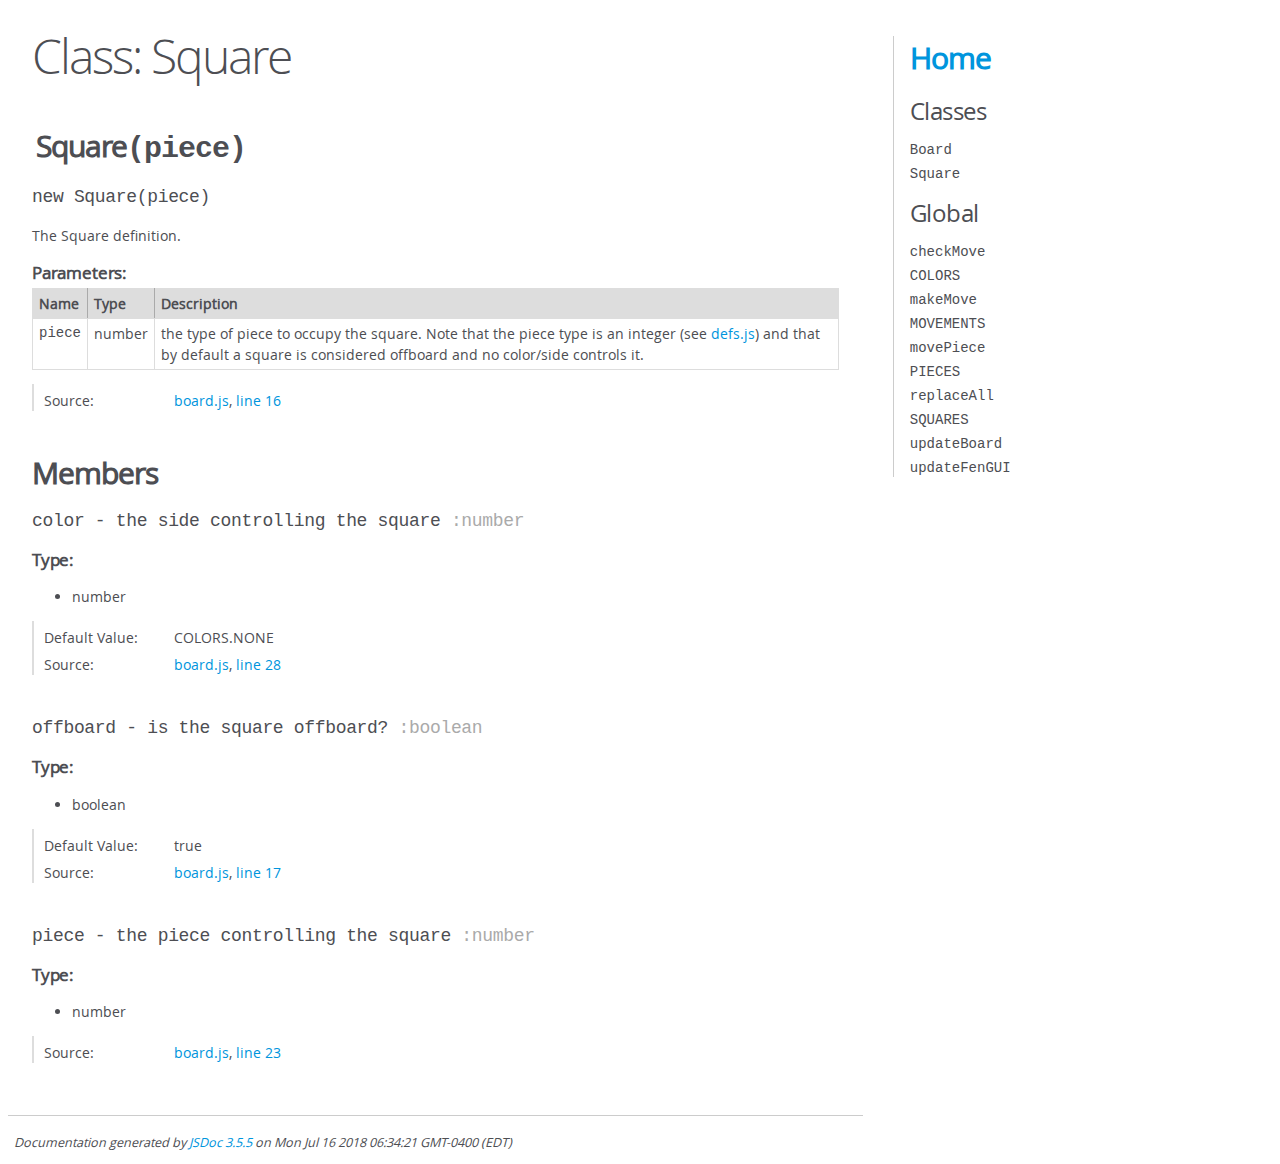
<file: js/out/Square.html>
<!DOCTYPE html>
<html lang="en">
<head>
    <meta charset="utf-8">
    <title>JSDoc: Class: Square</title>

    <script src="scripts/prettify/prettify.js"> </script>
    <script src="scripts/prettify/lang-css.js"> </script>
    <!--[if lt IE 9]>
      <script src="//html5shiv.googlecode.com/svn/trunk/html5.js"></script>
    <![endif]-->
    <link type="text/css" rel="stylesheet" href="styles/prettify-tomorrow.css">
    <link type="text/css" rel="stylesheet" href="styles/jsdoc-default.css">
</head>

<body>

<div id="main">

    <h1 class="page-title">Class: Square</h1>

    




<section>

<header>
    
        <h2><span class="attribs"><span class="type-signature"></span></span>Square<span class="signature">(piece)</span><span class="type-signature"></span></h2>
        
    
</header>

<article>
    <div class="container-overview">
    
        

    

    
    <h4 class="name" id="Square"><span class="type-signature"></span>new Square<span class="signature">(piece)</span><span class="type-signature"></span></h4>
    

    



<div class="description">
    The Square definition.
</div>









    <h5>Parameters:</h5>
    

<table class="params">
    <thead>
    <tr>
        
        <th>Name</th>
        

        <th>Type</th>

        

        

        <th class="last">Description</th>
    </tr>
    </thead>

    <tbody>
    

        <tr>
            
                <td class="name"><code>piece</code></td>
            

            <td class="type">
            
                
<span class="param-type">number</span>


            
            </td>

            

            

            <td class="description last">the type of piece to occupy the square.
Note that the piece type is an integer (see <a href="defs.js.html">defs.js</a>)
and that by default a square is considered offboard and no color/side controls it.</td>
        </tr>

    
    </tbody>
</table>






<dl class="details">

    

    

    

    

    

    

    

    

    

    

    

    

    
    <dt class="tag-source">Source:</dt>
    <dd class="tag-source"><ul class="dummy"><li>
        <a href="board.js.html">board.js</a>, <a href="board.js.html#line16">line 16</a>
    </li></ul></dd>
    

    

    

    
</dl>


















    
    </div>

    

    

    

    

    

    

    
        <h3 class="subsection-title">Members</h3>

        
            
<h4 class="name" id="color-thesidecontrollingthesquare"><span class="type-signature"></span>color - the side controlling the square<span class="type-signature"> :number</span></h4>






    <h5>Type:</h5>
    <ul>
        <li>
            
<span class="param-type">number</span>


        </li>
    </ul>





<dl class="details">

    

    

    

    

    

    

    

    

    

    

    

    
    <dt class="tag-default">Default Value:</dt>
    <dd class="tag-default"><ul class="dummy">
            <li>COLORS.NONE</li>
        </ul></dd>
    

    
    <dt class="tag-source">Source:</dt>
    <dd class="tag-source"><ul class="dummy"><li>
        <a href="board.js.html">board.js</a>, <a href="board.js.html#line28">line 28</a>
    </li></ul></dd>
    

    

    

    
</dl>






        
            
<h4 class="name" id="offboard-isthesquareoffboard?"><span class="type-signature"></span>offboard - is the square offboard?<span class="type-signature"> :boolean</span></h4>






    <h5>Type:</h5>
    <ul>
        <li>
            
<span class="param-type">boolean</span>


        </li>
    </ul>





<dl class="details">

    

    

    

    

    

    

    

    

    

    

    

    
    <dt class="tag-default">Default Value:</dt>
    <dd class="tag-default"><ul class="dummy">
            <li>true</li>
        </ul></dd>
    

    
    <dt class="tag-source">Source:</dt>
    <dd class="tag-source"><ul class="dummy"><li>
        <a href="board.js.html">board.js</a>, <a href="board.js.html#line17">line 17</a>
    </li></ul></dd>
    

    

    

    
</dl>






        
            
<h4 class="name" id="piece-thepiececontrollingthesquare"><span class="type-signature"></span>piece - the piece controlling the square<span class="type-signature"> :number</span></h4>






    <h5>Type:</h5>
    <ul>
        <li>
            
<span class="param-type">number</span>


        </li>
    </ul>





<dl class="details">

    

    

    

    

    

    

    

    

    

    

    

    

    
    <dt class="tag-source">Source:</dt>
    <dd class="tag-source"><ul class="dummy"><li>
        <a href="board.js.html">board.js</a>, <a href="board.js.html#line23">line 23</a>
    </li></ul></dd>
    

    

    

    
</dl>






        
    

    

    

    
</article>

</section>




</div>

<nav>
    <h2><a href="index.html">Home</a></h2><h3>Classes</h3><ul><li><a href="Board.html">Board</a></li><li><a href="Square.html">Square</a></li></ul><h3>Global</h3><ul><li><a href="global.html#checkMove">checkMove</a></li><li><a href="global.html#COLORS">COLORS</a></li><li><a href="global.html#makeMove">makeMove</a></li><li><a href="global.html#MOVEMENTS">MOVEMENTS</a></li><li><a href="global.html#movePiece">movePiece</a></li><li><a href="global.html#PIECES">PIECES</a></li><li><a href="global.html#replaceAll">replaceAll</a></li><li><a href="global.html#SQUARES">SQUARES</a></li><li><a href="global.html#updateBoard">updateBoard</a></li><li><a href="global.html#updateFenGUI">updateFenGUI</a></li></ul>
</nav>

<br class="clear">

<footer>
    Documentation generated by <a href="https://github.com/jsdoc3/jsdoc">JSDoc 3.5.5</a> on Mon Jul 16 2018 06:34:21 GMT-0400 (EDT)
</footer>

<script> prettyPrint(); </script>
<script src="scripts/linenumber.js"> </script>
</body>
</html>
</file>
<file: css/styles.css>
html {
    background-color: #ccc;
}

body h1 {
    width:75px;
    margin:0 auto;
    font: 30px Optima; 30px arial-black;
}

img {
    display: block;
    margin-left: auto;
    margin-right: auto;
    height: 95%;
    width: 95%;
}

::-webkit-scrollbar-track {
    background: #f1f1f1;
}

::-webkit-scrollbar-thumb {
    background: grey;
    border-radius: 10px;
}

::-webkit-scrollbar-thumb:hover {
    background: #555;
}

#header {
    width: 100%
}

#container {
    position: absolute;
    top:0;
    bottom: 0;
    left: 0;
    right: 0;
    margin: auto;
    height: 295px;
    width: 650px;
    border: 7px solid #111;
    background: linear-gradient(to top right, #031d47, #bbb);
}

#chessboard, .black_square, .white_square {
	display:block;
	padding:0px;
	margin:0px;
}

#chessboard {
	/*width:192px;
	height:288px;*/
	width:192px;
	height:288px;
	border:3px solid #333;
	float: left;
}

.flex-item{
    flex-grow: 1;
}

#fenContainer {
    position: relative;
    bottom: 230px;
    left: 40px;
}

#version {
    position: relative;
    left: 400px;
    bottom: 65px;
    width: 30px;
    border: 3px solid black;
    border-radius: 10px;
    background: linear-gradient(#a89b0a, #fff);
}

#fenTitle {
    position: relative;
    width: 33px;
    top: 38px;
    left: 2px;
    border: 2px solid black;
    background: linear-gradient(to top right, #1a8203, #8ef20c);
    color: black/*#afb5b0*/;
}

#curFen {
    position: relative;
    top: -1px;
    left: 43px;
    width: 350px;
}

#enterFen{
    position: relative;
    top: -15px;
}

#moveList {
    position: relative;
    left: 0px;
    bottom: 385px;
    width:147px;
    height:196px;
    overflow-y:scroll;
    border-right: 5px solid black;
}

#container #fen {
    font: 15px arial;

}

#wrapper {
    position: relative;
    top:90px;
    left:42px;
    width:397px;
    height:196px;
    border: 7px solid black;
}


#controls {
    position: relative;
    left: 151px;
    width: 120px;
    bottom: 164px;
}

#AIControllerHeader {
    position: relative;
    left: 123px;
    top: 164px;
    border: 3px solid #111;
    padding-left:26px;
    background: linear-gradient(to right, #a58a54, #594c0d);
}

#AIControllerBody {
    position: relative;
    left: 160px;
    top: 107px;
}

#levelSelect {
  position: relative;
  width: 66px;
  right: 5px;
  top: 57px;
  font-size: 16px;
  border: 3px solid #000;
  height: 22px;
  -webkit-appearance: none;
  -moz-appearance: none;
  appearance: none;
  background: linear-gradient(to bottom left, #b29717, #ccc);
}

#lightbulb {
    position: relative;
    right: 35px;
    top:73px;
    border: 2px solid black;
}

#controlHeader {
    position: relative;
    bottom:24px;
    padding-left:30px;
    border: 3px solid #111;
    background: linear-gradient(to right, #a58a54, #594c0d);
}

#controlBody {
    position: relative;
    height: 163px;
    bottom: 24px;
    border: 5px solid #111;
    background: linear-gradient(to bottom, #3d3407, #f2eac6, #3d3407);
}

.takeBackLastMove {
    position: relative;
    background: linear-gradient(to bottom left, #b29717, #ccc);
    border: 3px solid #000000;
    padding: 20px 20px;
    border-radius: 10px;
    left: 4px;
}

#submitFen {
    background: linear-gradient(to top right, #d3af67, #685842);
    border: 2px solid #000000;
    border-radius: 10px;
}

#gameState {
    visibility: hidden;
    position: absolute;
    align: right;
    z-index: 1;
    left: -50px;
    right: -56px;
    top: -30px;
    color: black;
    background: linear-gradient(to top right, #4c4307, #e5cc1d, #eee);
    border: 2px solid black;
}

#fenTitle:hover #gameState {
    visibility: visible;
}

#userInputFen {
    border: 2px solid #000;
}

#userInputFen:hover {
    border: 2px solid #ad9e30;
}

.resetGame {
    position: relative;
    background: linear-gradient(to bottom left, #efd864, #ccc);
    border: 3px solid #000000;
    padding: 20px 15px;
    border-radius: 10px;
    left: 4px;
}



.black_square, .white_square {
	width:48px;
	height:48px;
	float:left;
	box-sizing: border-box;
}



.black_square {
	background: linear-gradient(to top right, #302907, #68590e);
}

.white_square {
    background: linear-gradient(to top right, #665b23, #ead66e);
}

.saveGameData {
    background: linear-gradient(to bottom left, #b29717, #ccc);
    border: 3px solid #000000;
    padding: 5px 5px;
    border-radius: 10px;
    position: relative;
    top: 0px;
    left: 19px;
}

/* The switch - the box around the slider */
.switch {
  z-index: 1;
  position: relative;
  display: inline-block;
  bottom: 186px;
  left: 30px;
  width: 50px;
  height: 20px;
}

/* Hide default HTML checkbox */
.switch input {display:none;}

/* The slider */
.slider {
  position: absolute;
  cursor: pointer;
  top: 0;
  left: 0;
  right: 0;
  bottom: 0;
  background-color: #ccc;
  -webkit-transition: .4s;
  transition: .4s;
}

.slider:before {
  position: absolute;
  content: "";
  height: 13px;
  width: 13px;
  left: 4px;
  bottom: 4px;
  background-color: white;
  -webkit-transition: .4s;
  transition: .4s;
}

input:checked + .slider {
  background-color: #2196F3;
}

input:focus + .slider {
  box-shadow: 0 0 1px #2196F3;
}

input:checked + .slider:before {
  -webkit-transform: translateX(26px);
  -ms-transform: translateX(26px);
  transform: translateX(26px);
}

/* Rounded sliders */
.slider.round {
  border-radius: 34px;
}

.slider.round:before {
  border-radius: 50%;
}
</file>
<file: js/out/styles/prettify-tomorrow.css>
/* Tomorrow Theme */
/* Original theme - https://github.com/chriskempson/tomorrow-theme */
/* Pretty printing styles. Used with prettify.js. */
/* SPAN elements with the classes below are added by prettyprint. */
/* plain text */
.pln {
  color: #4d4d4c; }

@media screen {
  /* string content */
  .str {
    color: #718c00; }

  /* a keyword */
  .kwd {
    color: #8959a8; }

  /* a comment */
  .com {
    color: #8e908c; }

  /* a type name */
  .typ {
    color: #4271ae; }

  /* a literal value */
  .lit {
    color: #f5871f; }

  /* punctuation */
  .pun {
    color: #4d4d4c; }

  /* lisp open bracket */
  .opn {
    color: #4d4d4c; }

  /* lisp close bracket */
  .clo {
    color: #4d4d4c; }

  /* a markup tag name */
  .tag {
    color: #c82829; }

  /* a markup attribute name */
  .atn {
    color: #f5871f; }

  /* a markup attribute value */
  .atv {
    color: #3e999f; }

  /* a declaration */
  .dec {
    color: #f5871f; }

  /* a variable name */
  .var {
    color: #c82829; }

  /* a function name */
  .fun {
    color: #4271ae; } }
/* Use higher contrast and text-weight for printable form. */
@media print, projection {
  .str {
    color: #060; }

  .kwd {
    color: #006;
    font-weight: bold; }

  .com {
    color: #600;
    font-style: italic; }

  .typ {
    color: #404;
    font-weight: bold; }

  .lit {
    color: #044; }

  .pun, .opn, .clo {
    color: #440; }

  .tag {
    color: #006;
    font-weight: bold; }

  .atn {
    color: #404; }

  .atv {
    color: #060; } }
/* Style */
/*
pre.prettyprint {
  background: white;
  font-family: Consolas, Monaco, 'Andale Mono', monospace;
  font-size: 12px;
  line-height: 1.5;
  border: 1px solid #ccc;
  padding: 10px; }
*/

/* Specify class=linenums on a pre to get line numbering */
ol.linenums {
  margin-top: 0;
  margin-bottom: 0; }

/* IE indents via margin-left */
li.L0,
li.L1,
li.L2,
li.L3,
li.L4,
li.L5,
li.L6,
li.L7,
li.L8,
li.L9 {
  /* */ }

/* Alternate shading for lines */
li.L1,
li.L3,
li.L5,
li.L7,
li.L9 {
  /* */ }
</file>
<file: js/out/styles/jsdoc-default.css>
@font-face {
    font-family: 'Open Sans';
    font-weight: normal;
    font-style: normal;
    src: url('../fonts/OpenSans-Regular-webfont.eot');
    src:
        local('Open Sans'),
        local('OpenSans'),
        url('../fonts/OpenSans-Regular-webfont.eot?#iefix') format('embedded-opentype'),
        url('../fonts/OpenSans-Regular-webfont.woff') format('woff'),
        url('../fonts/OpenSans-Regular-webfont.svg#open_sansregular') format('svg');
}

@font-face {
    font-family: 'Open Sans Light';
    font-weight: normal;
    font-style: normal;
    src: url('../fonts/OpenSans-Light-webfont.eot');
    src:
        local('Open Sans Light'),
        local('OpenSans Light'),
        url('../fonts/OpenSans-Light-webfont.eot?#iefix') format('embedded-opentype'),
        url('../fonts/OpenSans-Light-webfont.woff') format('woff'),
        url('../fonts/OpenSans-Light-webfont.svg#open_sanslight') format('svg');
}

html
{
    overflow: auto;
    background-color: #fff;
    font-size: 14px;
}

body
{
    font-family: 'Open Sans', sans-serif;
    line-height: 1.5;
    color: #4d4e53;
    background-color: white;
}

a, a:visited, a:active {
    color: #0095dd;
    text-decoration: none;
}

a:hover {
    text-decoration: underline;
}

header
{
    display: block;
    padding: 0px 4px;
}

tt, code, kbd, samp {
    font-family: Consolas, Monaco, 'Andale Mono', monospace;
}

.class-description {
    font-size: 130%;
    line-height: 140%;
    margin-bottom: 1em;
    margin-top: 1em;
}

.class-description:empty {
    margin: 0;
}

#main {
    float: left;
    width: 70%;
}

article dl {
    margin-bottom: 40px;
}

article img {
  max-width: 100%;
}

section
{
    display: block;
    background-color: #fff;
    padding: 12px 24px;
    border-bottom: 1px solid #ccc;
    margin-right: 30px;
}

.variation {
    display: none;
}

.signature-attributes {
    font-size: 60%;
    color: #aaa;
    font-style: italic;
    font-weight: lighter;
}

nav
{
    display: block;
    float: right;
    margin-top: 28px;
    width: 30%;
    box-sizing: border-box;
    border-left: 1px solid #ccc;
    padding-left: 16px;
}

nav ul {
    font-family: 'Lucida Grande', 'Lucida Sans Unicode', arial, sans-serif;
    font-size: 100%;
    line-height: 17px;
    padding: 0;
    margin: 0;
    list-style-type: none;
}

nav ul a, nav ul a:visited, nav ul a:active {
    font-family: Consolas, Monaco, 'Andale Mono', monospace;
    line-height: 18px;
    color: #4D4E53;
}

nav h3 {
    margin-top: 12px;
}

nav li {
    margin-top: 6px;
}

footer {
    display: block;
    padding: 6px;
    margin-top: 12px;
    font-style: italic;
    font-size: 90%;
}

h1, h2, h3, h4 {
    font-weight: 200;
    margin: 0;
}

h1
{
    font-family: 'Open Sans Light', sans-serif;
    font-size: 48px;
    letter-spacing: -2px;
    margin: 12px 24px 20px;
}

h2, h3.subsection-title
{
    font-size: 30px;
    font-weight: 700;
    letter-spacing: -1px;
    margin-bottom: 12px;
}

h3
{
    font-size: 24px;
    letter-spacing: -0.5px;
    margin-bottom: 12px;
}

h4
{
    font-size: 18px;
    letter-spacing: -0.33px;
    margin-bottom: 12px;
    color: #4d4e53;
}

h5, .container-overview .subsection-title
{
    font-size: 120%;
    font-weight: bold;
    letter-spacing: -0.01em;
    margin: 8px 0 3px 0;
}

h6
{
    font-size: 100%;
    letter-spacing: -0.01em;
    margin: 6px 0 3px 0;
    font-style: italic;
}

table
{
    border-spacing: 0;
    border: 0;
    border-collapse: collapse;
}

td, th
{
    border: 1px solid #ddd;
    margin: 0px;
    text-align: left;
    vertical-align: top;
    padding: 4px 6px;
    display: table-cell;
}

thead tr
{
    background-color: #ddd;
    font-weight: bold;
}

th { border-right: 1px solid #aaa; }
tr > th:last-child { border-right: 1px solid #ddd; }

.ancestors, .attribs { color: #999; }
.ancestors a, .attribs a
{
    color: #999 !important;
    text-decoration: none;
}

.clear
{
    clear: both;
}

.important
{
    font-weight: bold;
    color: #950B02;
}

.yes-def {
    text-indent: -1000px;
}

.type-signature {
    color: #aaa;
}

.name, .signature {
    font-family: Consolas, Monaco, 'Andale Mono', monospace;
}

.details { margin-top: 14px; border-left: 2px solid #DDD; }
.details dt { width: 120px; float: left; padding-left: 10px;  padding-top: 6px; }
.details dd { margin-left: 70px; }
.details ul { margin: 0; }
.details ul { list-style-type: none; }
.details li { margin-left: 30px; padding-top: 6px; }
.details pre.prettyprint { margin: 0 }
.details .object-value { padding-top: 0; }

.description {
    margin-bottom: 1em;
    margin-top: 1em;
}

.code-caption
{
    font-style: italic;
    font-size: 107%;
    margin: 0;
}

.prettyprint
{
    border: 1px solid #ddd;
    width: 80%;
    overflow: auto;
}

.prettyprint.source {
    width: inherit;
}

.prettyprint code
{
    font-size: 100%;
    line-height: 18px;
    display: block;
    padding: 4px 12px;
    margin: 0;
    background-color: #fff;
    color: #4D4E53;
}

.prettyprint code span.line
{
  display: inline-block;
}

.prettyprint.linenums
{
  padding-left: 70px;
  -webkit-user-select: none;
  -moz-user-select: none;
  -ms-user-select: none;
  user-select: none;
}

.prettyprint.linenums ol
{
  padding-left: 0;
}

.prettyprint.linenums li
{
  border-left: 3px #ddd solid;
}

.prettyprint.linenums li.selected,
.prettyprint.linenums li.selected *
{
  background-color: lightyellow;
}

.prettyprint.linenums li *
{
  -webkit-user-select: text;
  -moz-user-select: text;
  -ms-user-select: text;
  user-select: text;
}

.params .name, .props .name, .name code {
    color: #4D4E53;
    font-family: Consolas, Monaco, 'Andale Mono', monospace;
    font-size: 100%;
}

.params td.description > p:first-child,
.props td.description > p:first-child
{
    margin-top: 0;
    padding-top: 0;
}

.params td.description > p:last-child,
.props td.description > p:last-child
{
    margin-bottom: 0;
    padding-bottom: 0;
}

.disabled {
    color: #454545;
}
</file>
